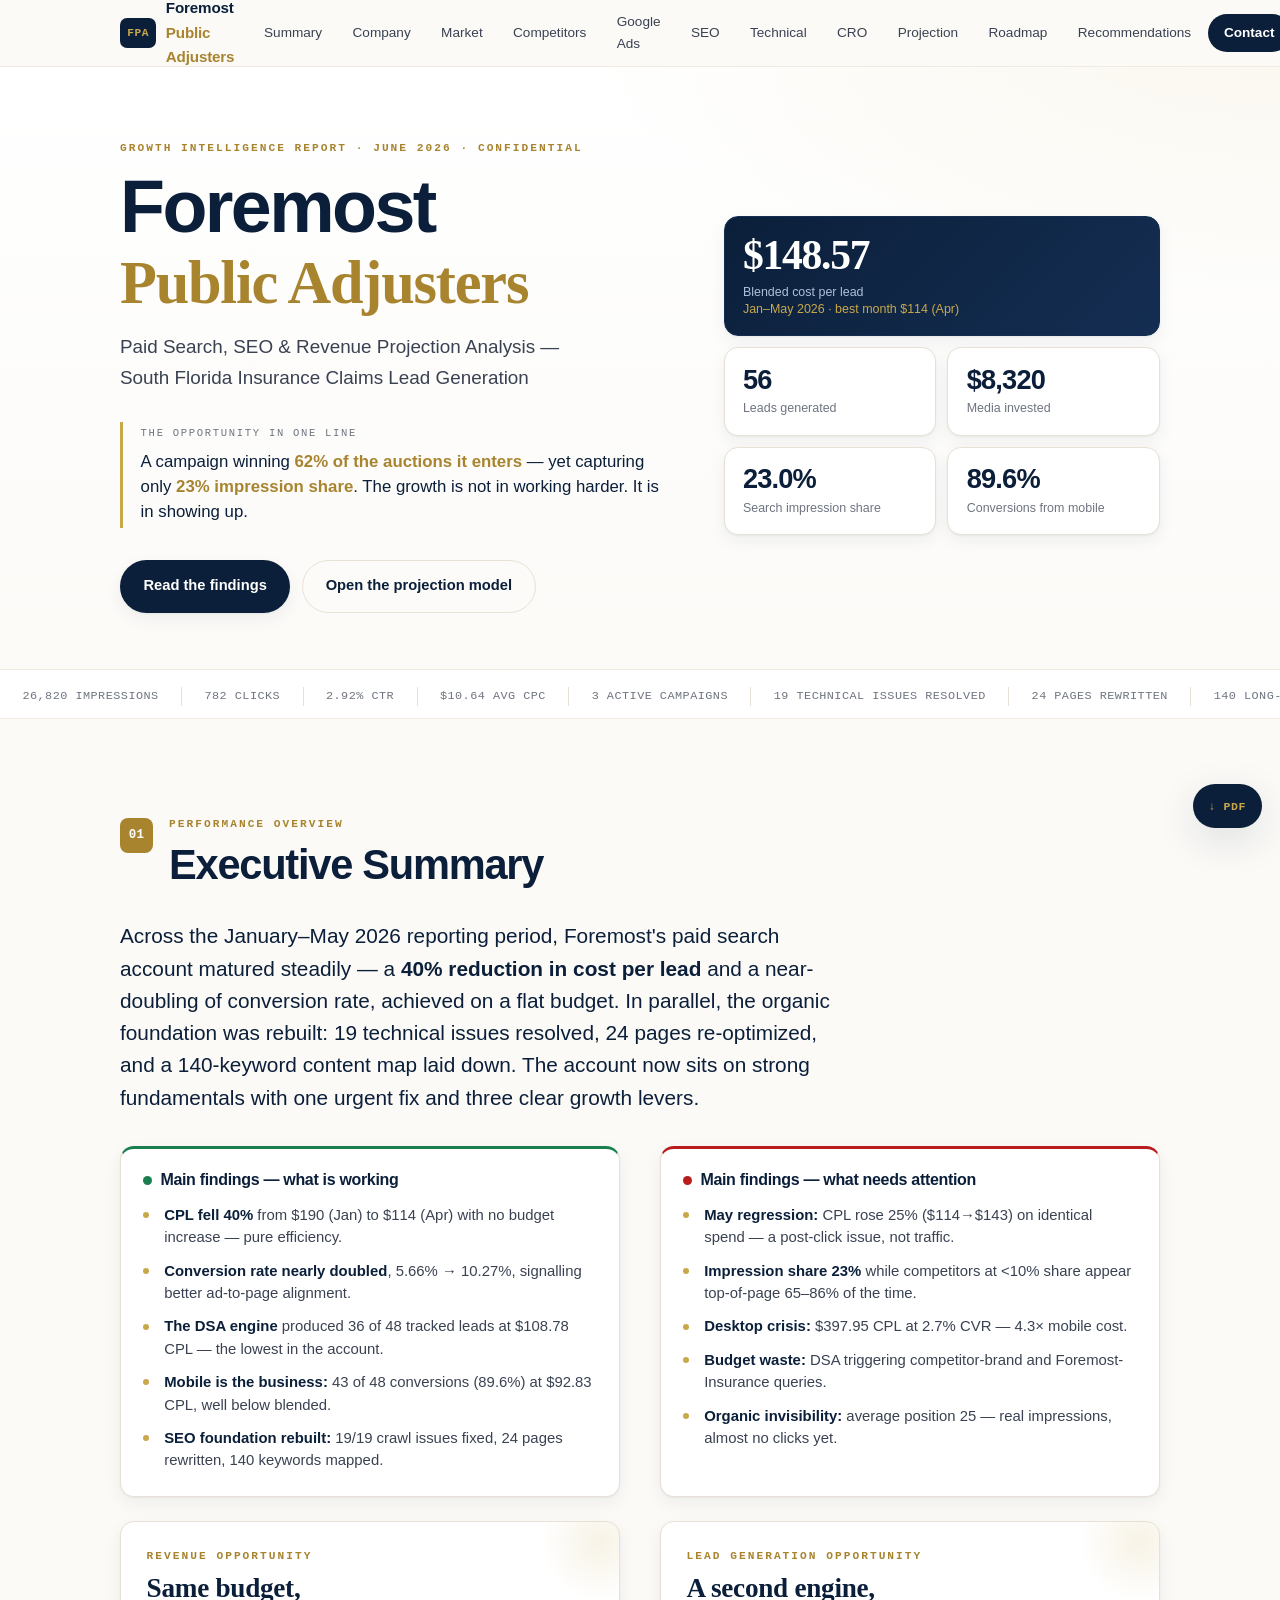
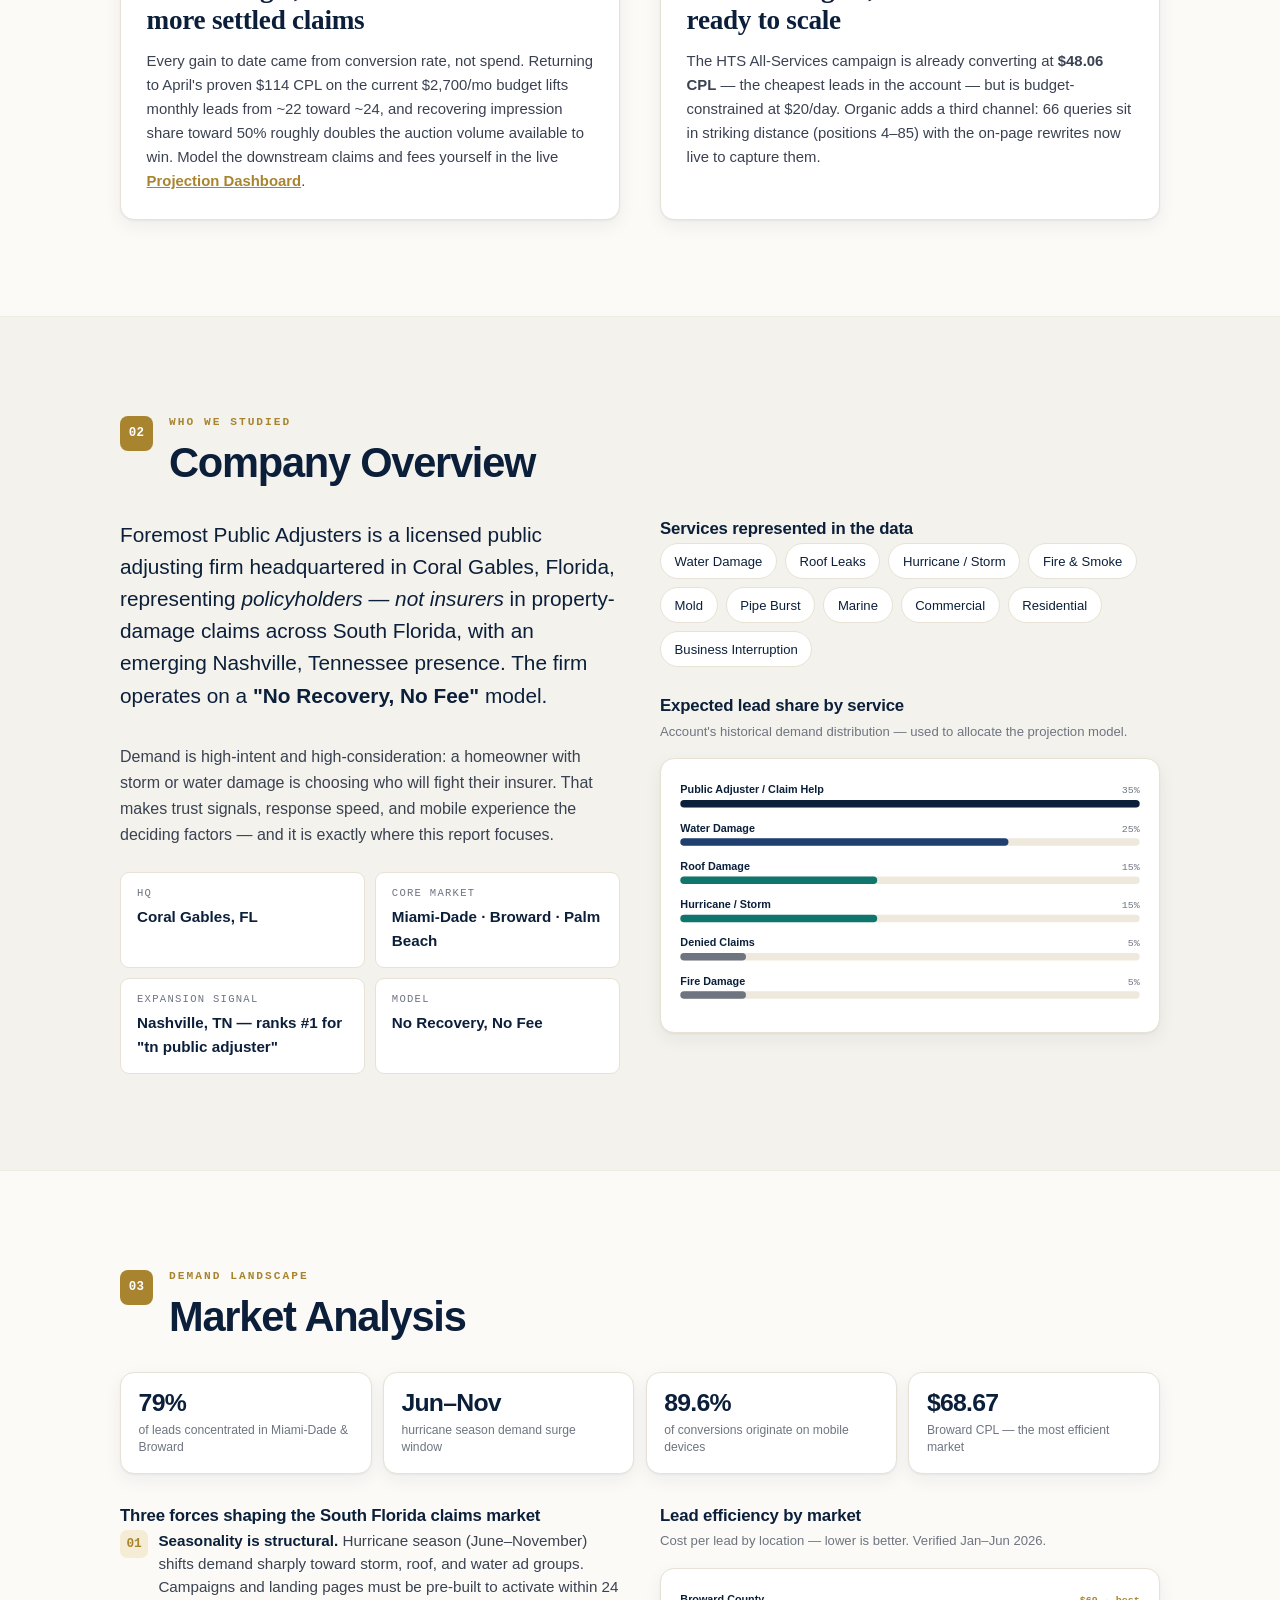
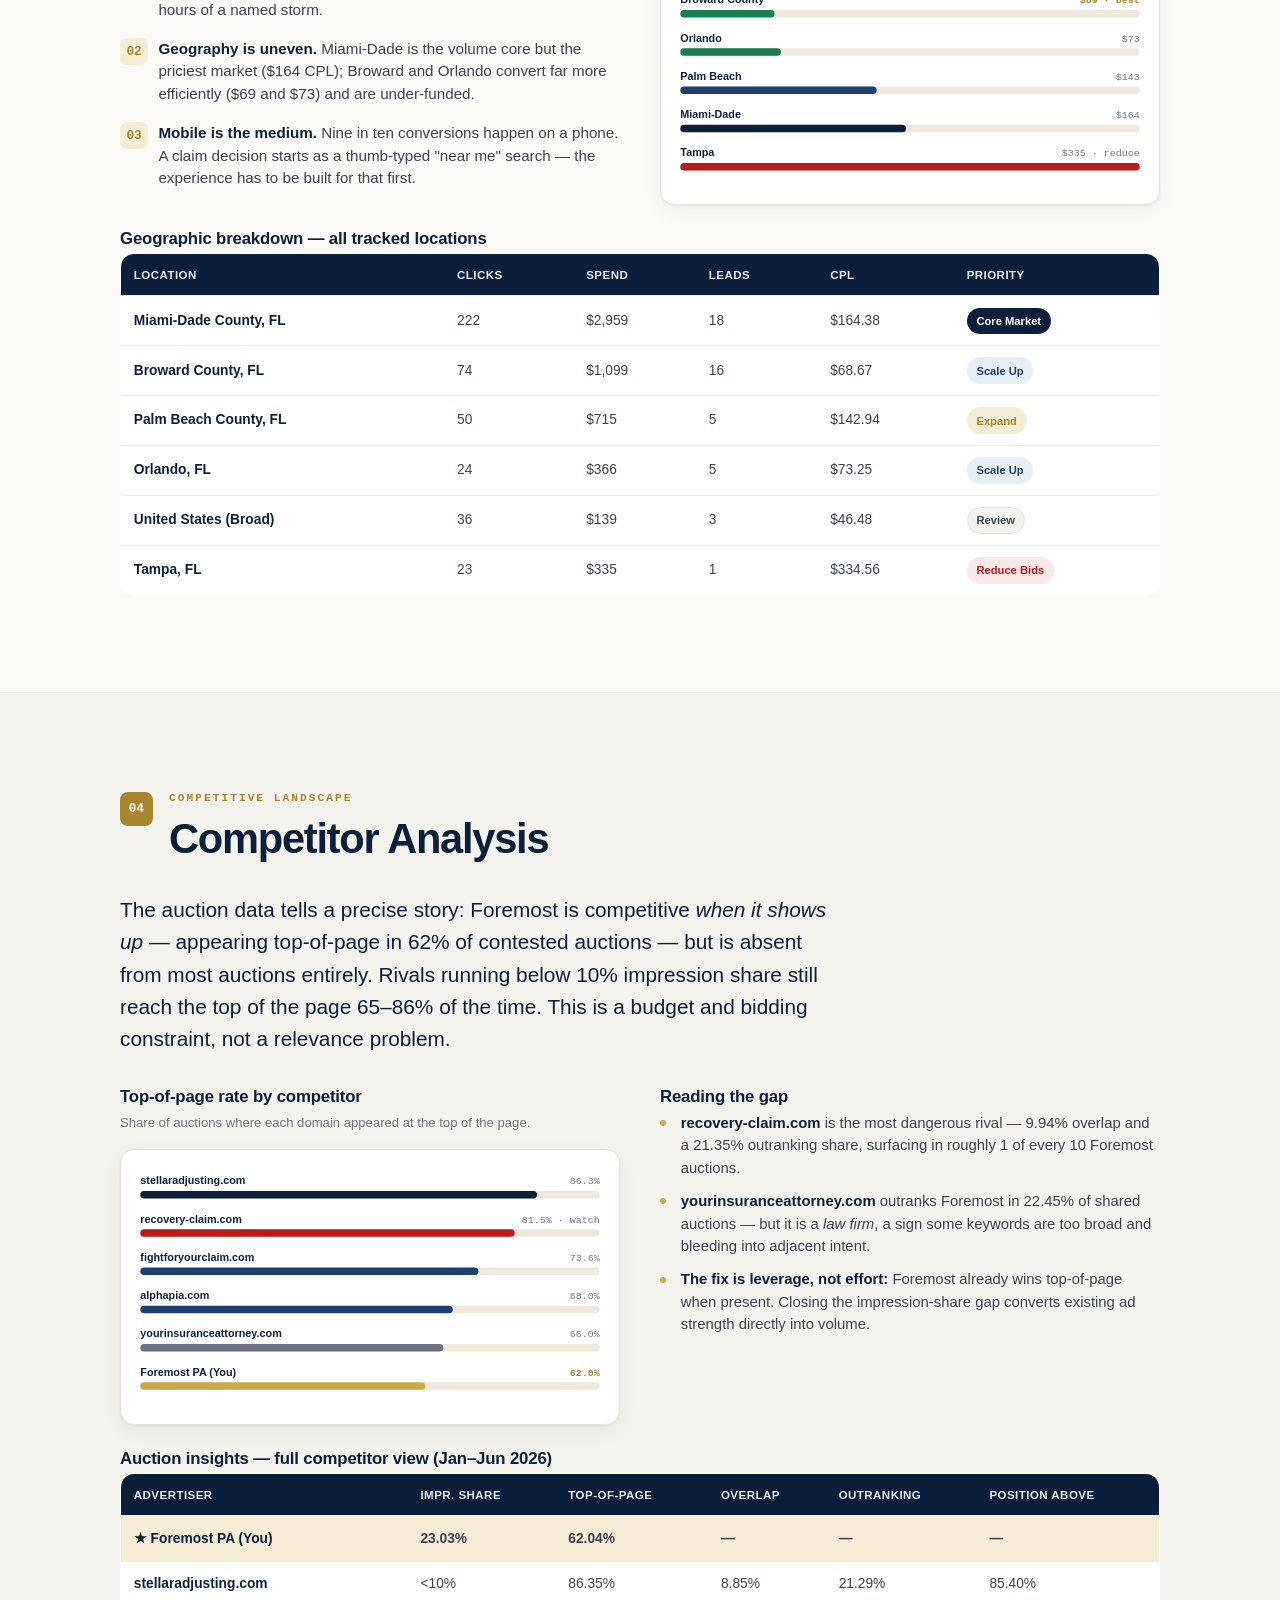
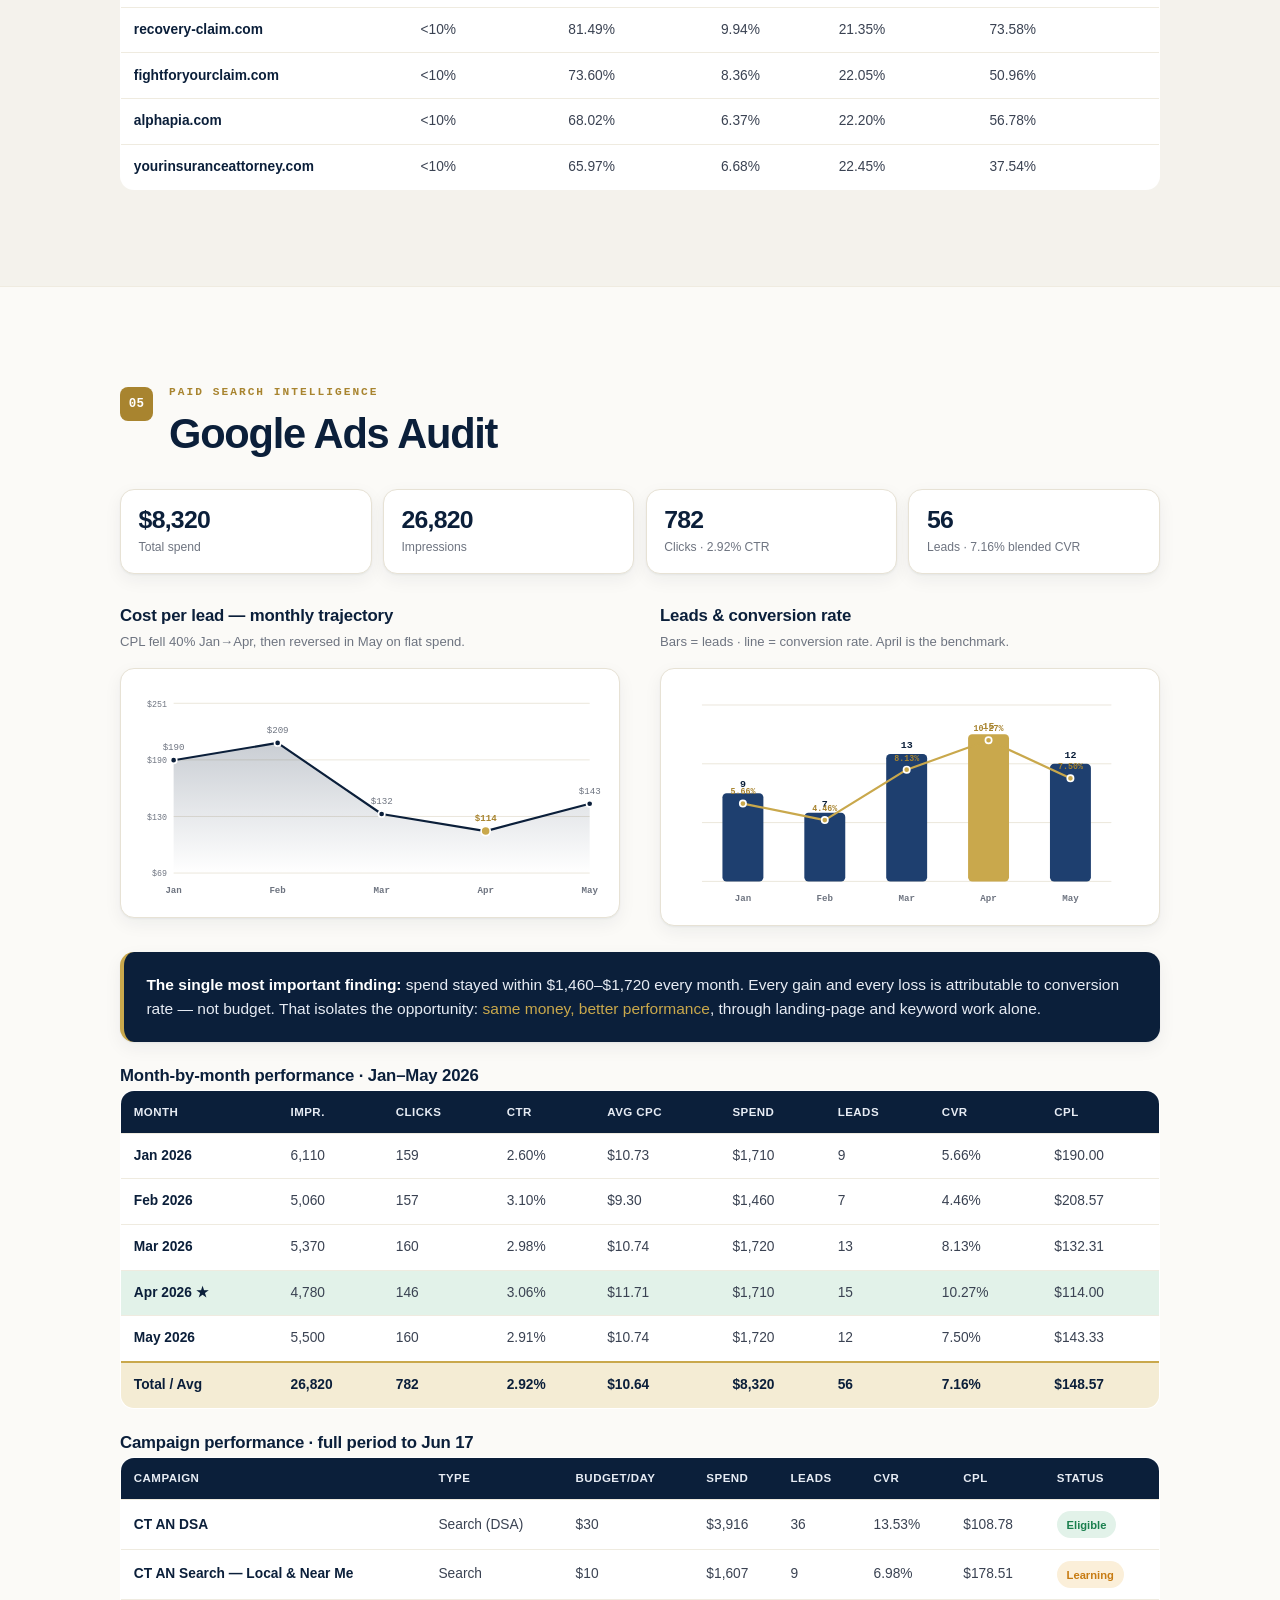
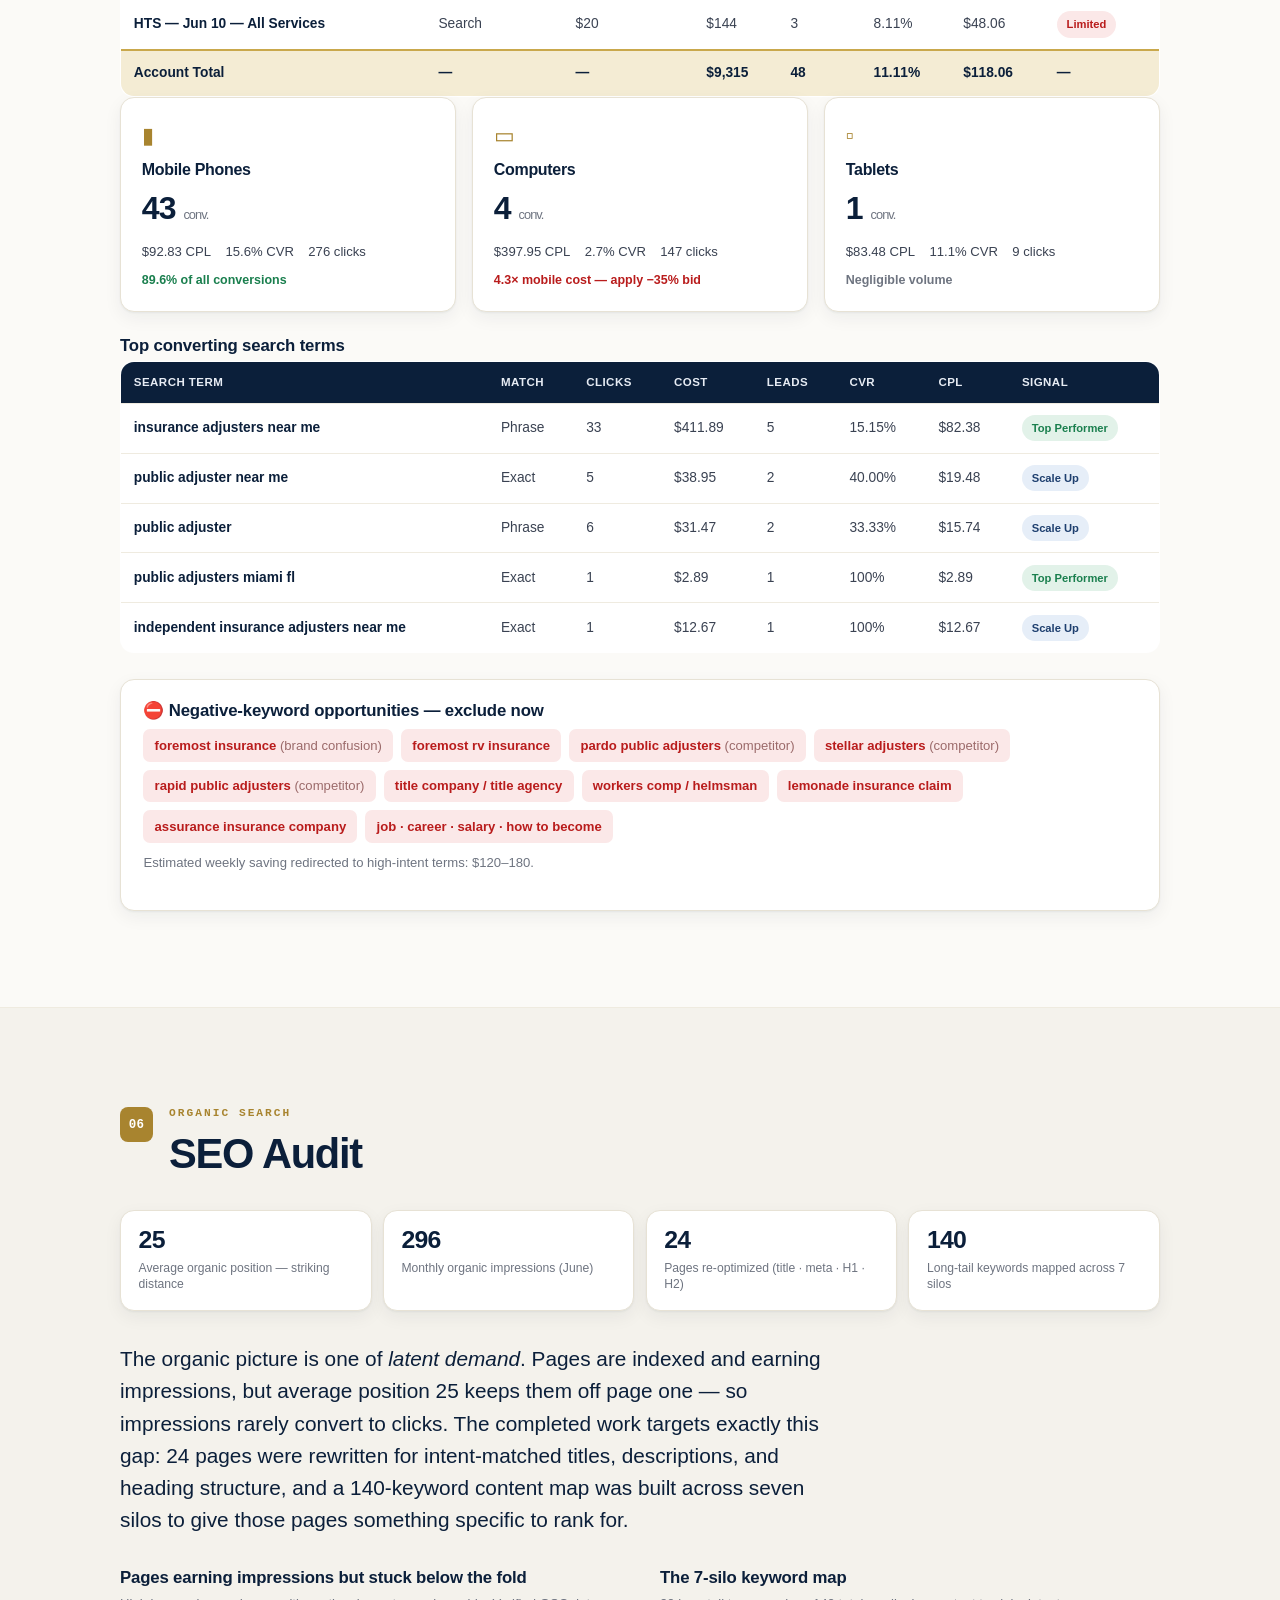
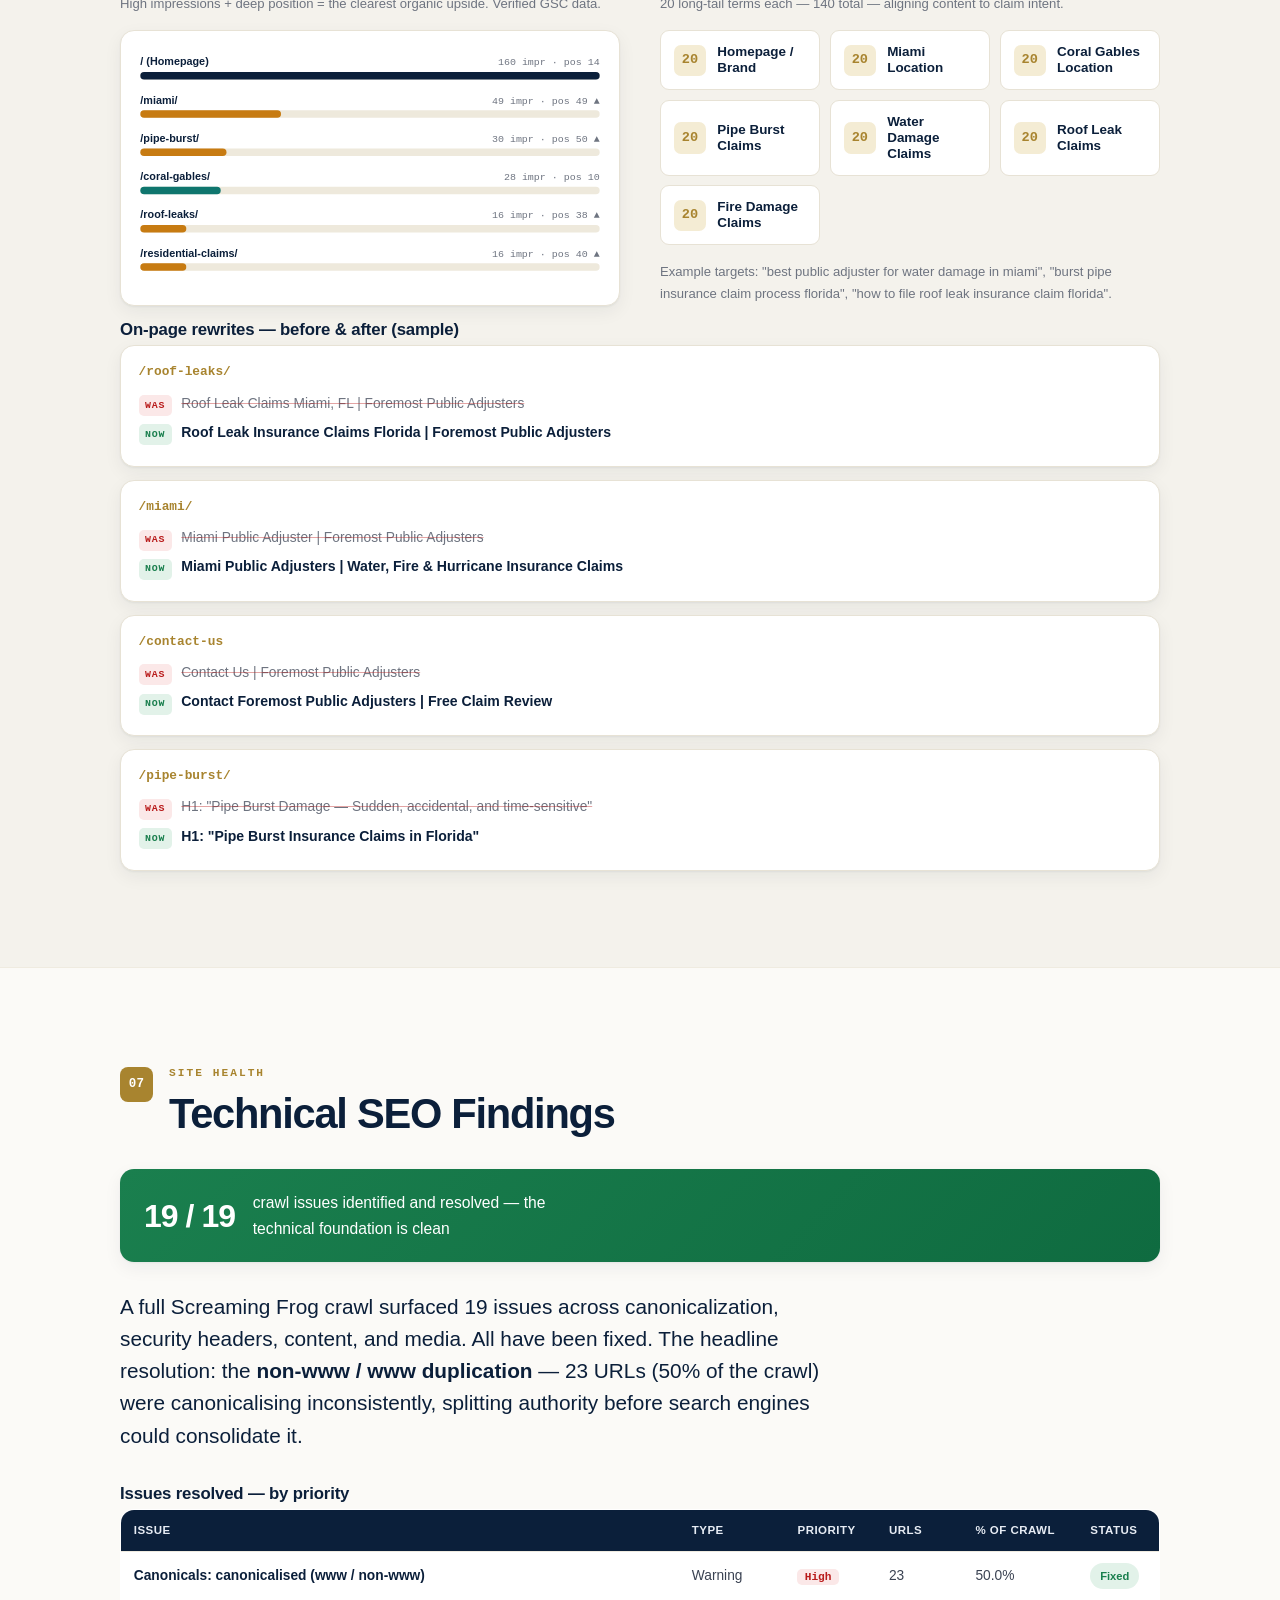
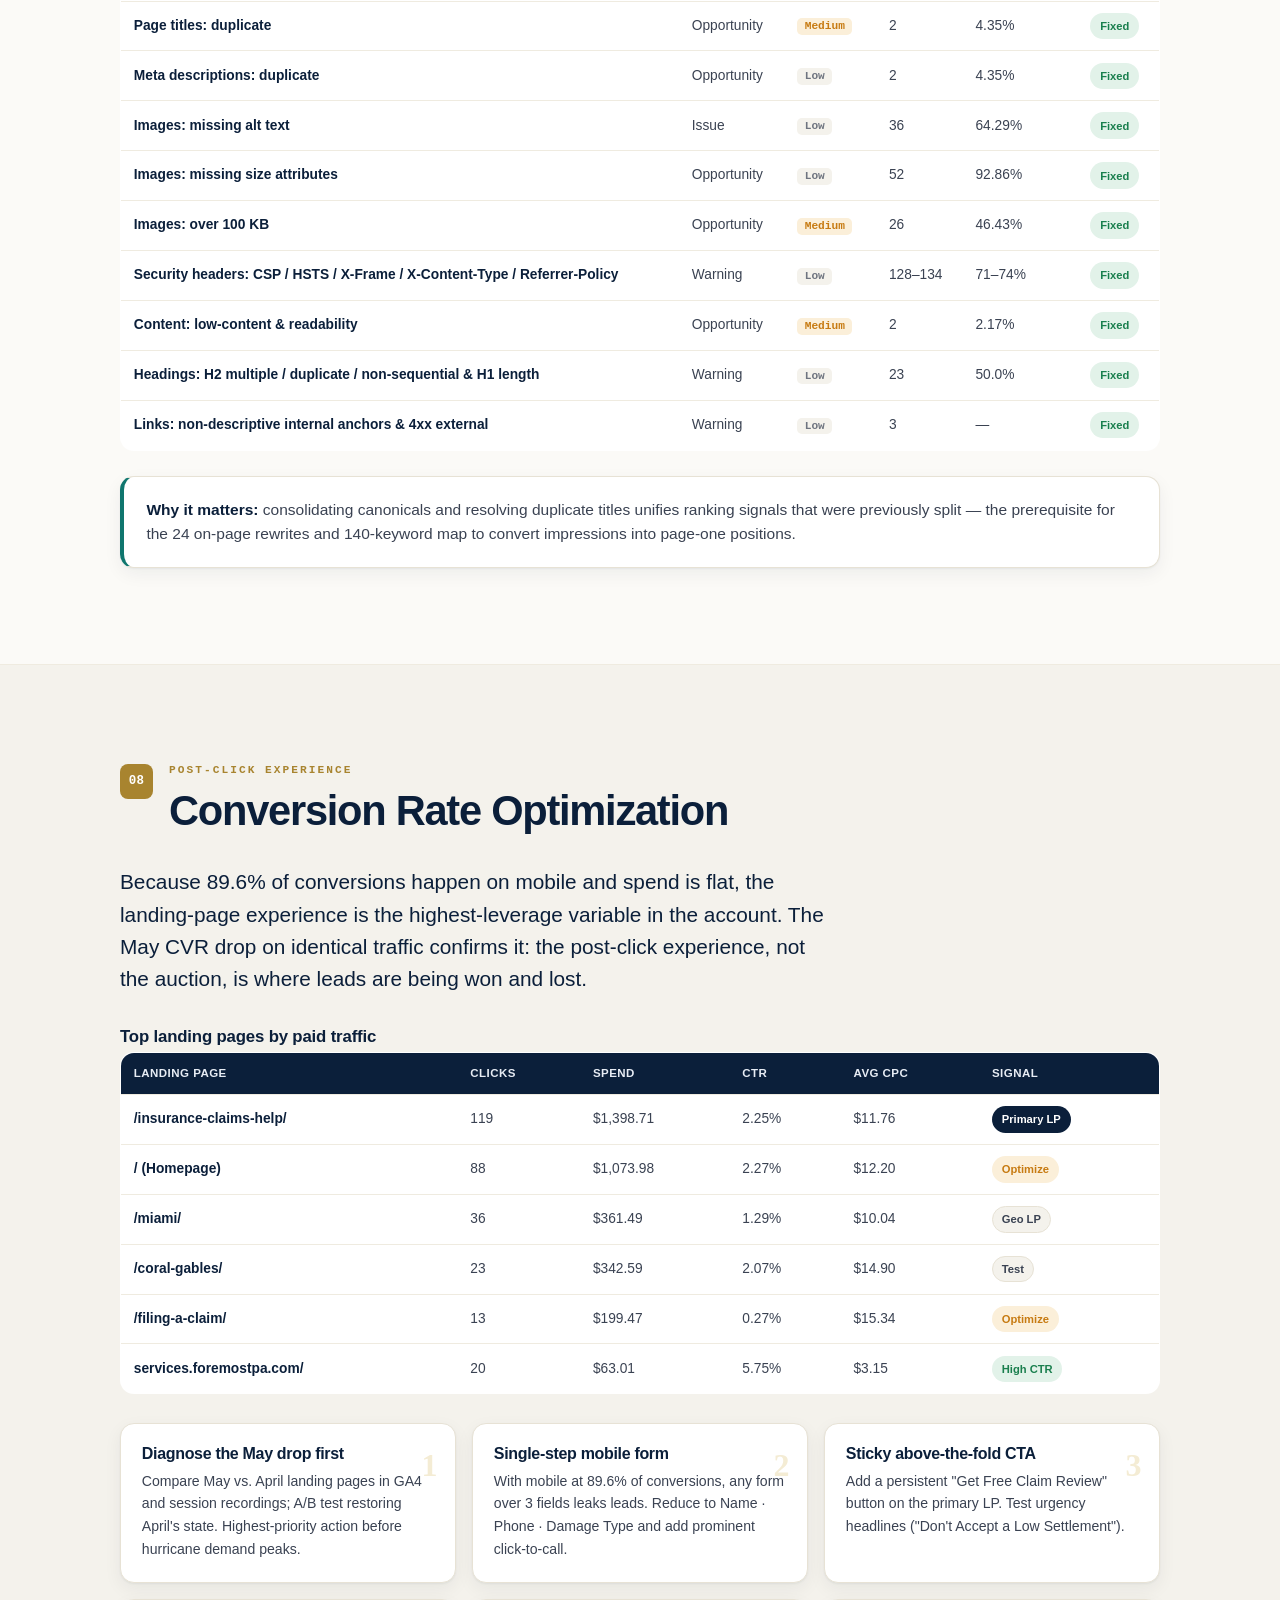
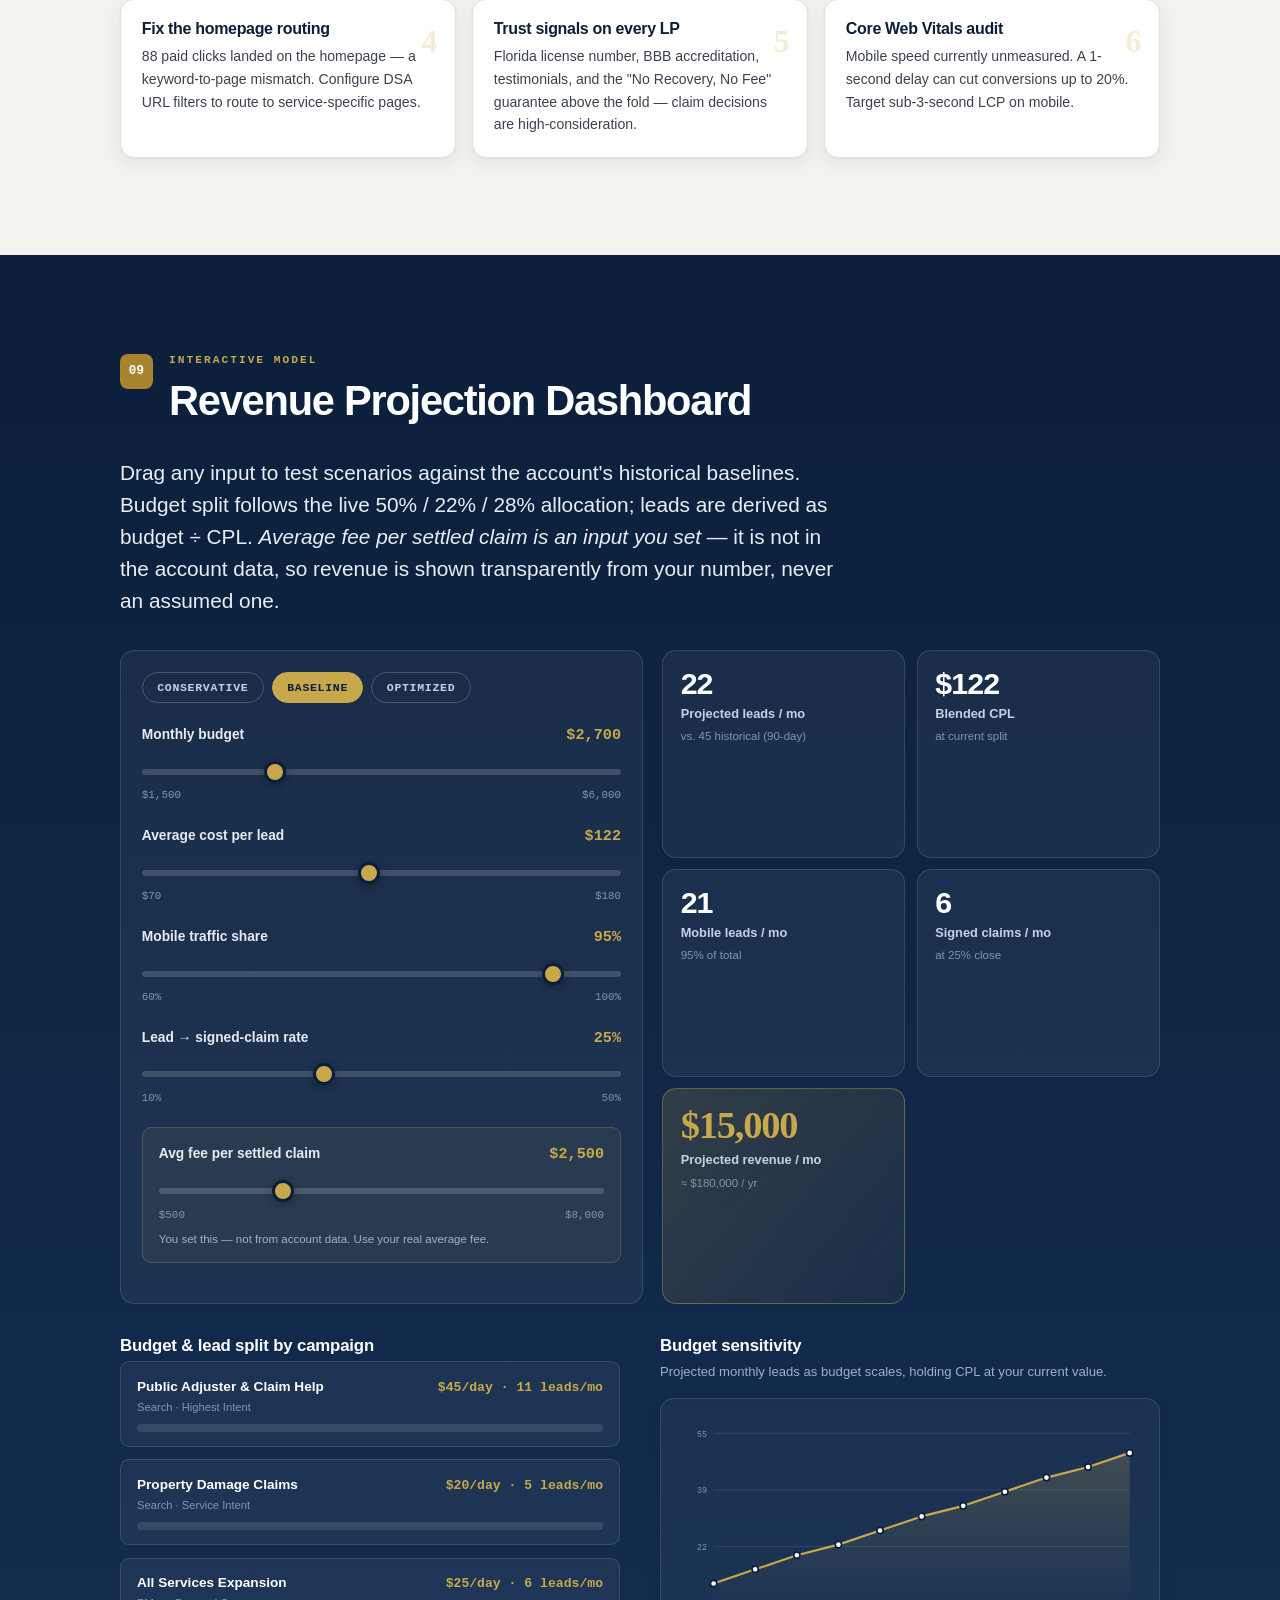
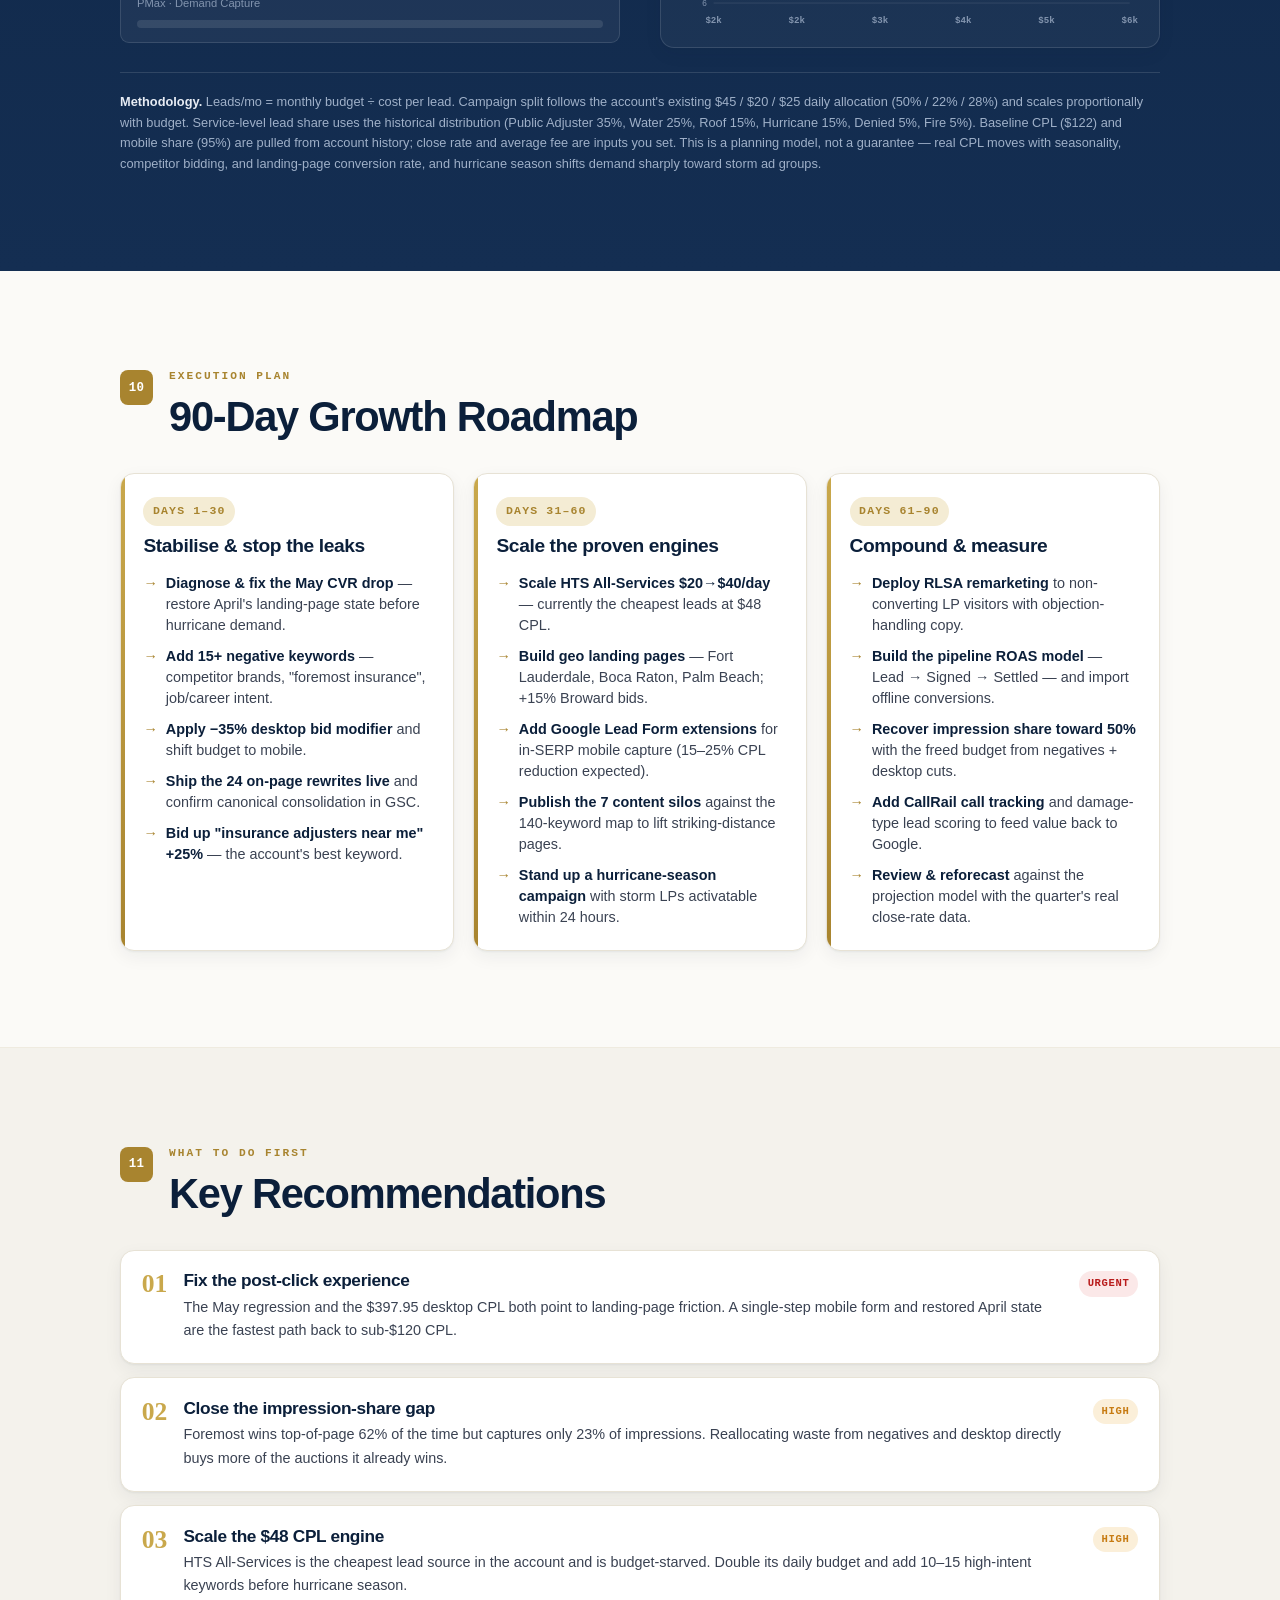
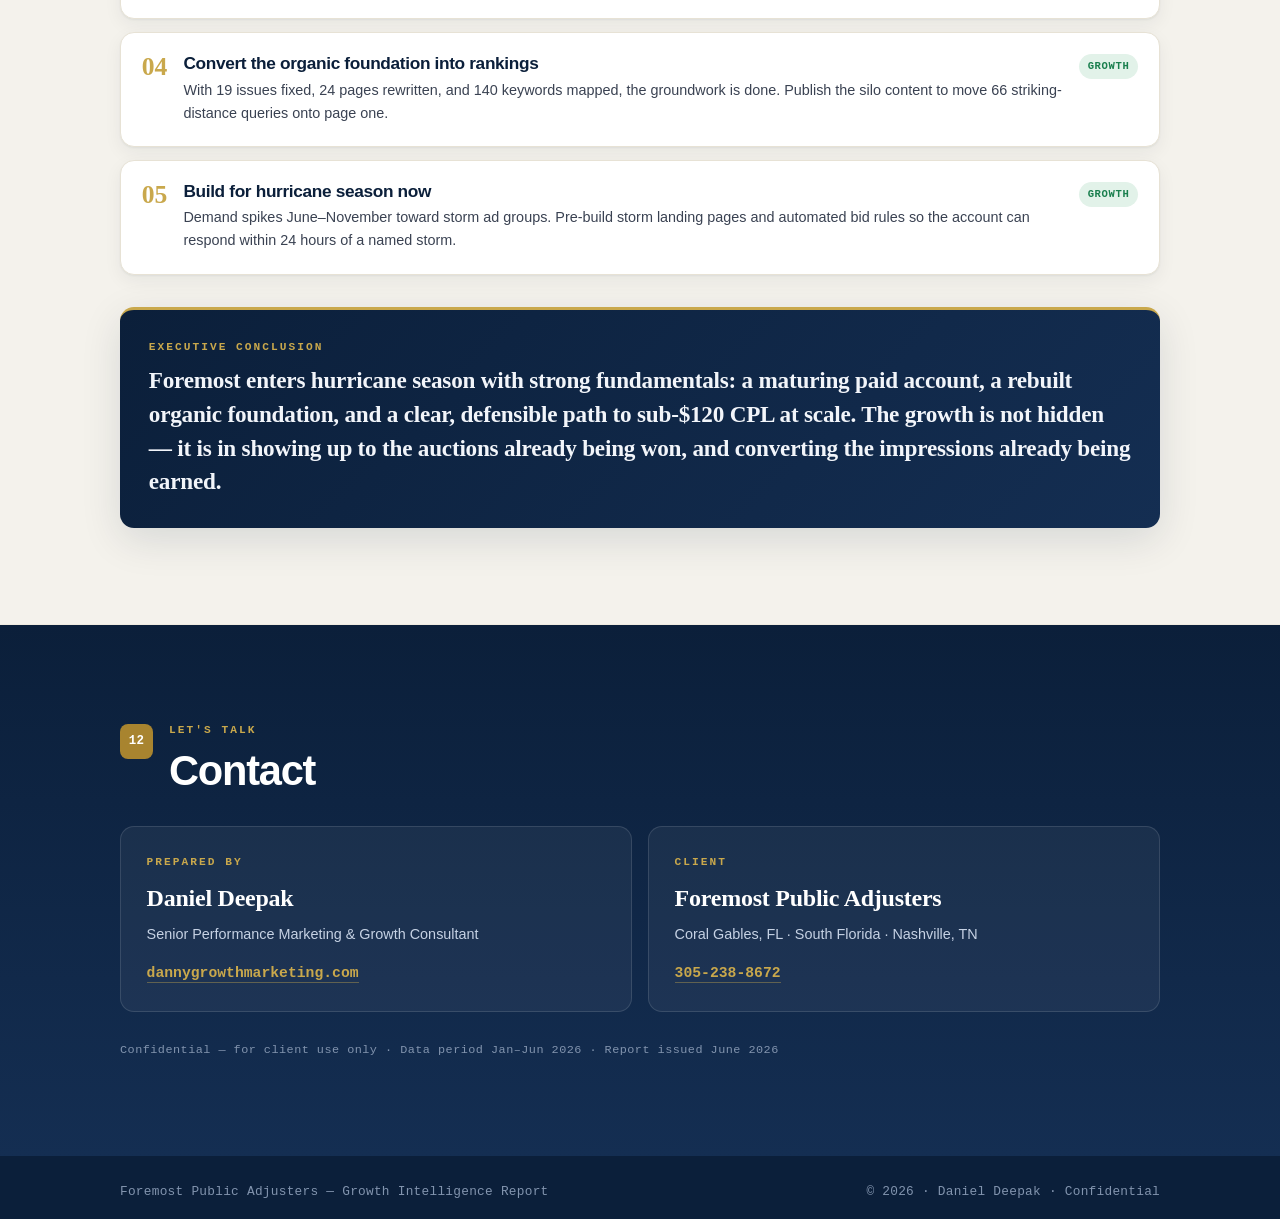
<file: index.html>
<!DOCTYPE html>
<html lang="en">
<head>
<meta charset="UTF-8" />
<meta name="viewport" content="width=device-width, initial-scale=1.0" />
<meta name="description" content="Foremost Public Adjusters — Growth Intelligence Report. Paid search, SEO, and revenue projection analysis for South Florida insurance claims lead generation. Prepared by Daniel Deepak." />
<meta name="theme-color" content="#0B1F3A" />
<title>Foremost Public Adjusters — Growth Intelligence Report</title>
<link rel="stylesheet" href="styles.css" />
</head>
<body>

<!-- ============ INVESTOR COVER (screen: ?cover · print: page 1) ============ -->
<section class="cover" id="cover" aria-label="Executive cover">
  <div class="cover__inner">
    <p class="cover__eyebrow">Confidential Growth Briefing · June 2026</p>
    <p class="cover__client">Foremost <span>Public Adjusters</span></p>
    <h1 class="cover__thesis">Winning 62% of the auctions it enters. Capturing 23% of the market.</h1>
    <p class="cover__sub">A South Florida insurance-claims lead-generation business with a maturing paid engine, a rebuilt organic foundation, and a clear path to sub-$120 cost per lead at scale.</p>
    <div class="cover__metrics">
      <div class="cover__metric"><b>40%</b><span>CPL reduction in four months, on flat budget</span></div>
      <div class="cover__metric"><b>$48</b><span>cost per lead from the new, budget-starved engine</span></div>
      <div class="cover__metric"><b>23%</b><span>impression share — headroom against &lt;10% rivals</span></div>
      <div class="cover__metric"><b>89.6%</b><span>of conversions on mobile — a focused channel</span></div>
    </div>
    <div class="cover__foot">
      <span>Prepared by <b>Daniel Deepak</b> · Senior Performance Marketing &amp; Growth Consultant</span>
      <span><b>No Recovery, No Fee</b> · Coral Gables, FL</span>
    </div>
  </div>
  <button class="cover__enter" id="enterReport" type="button">Enter the report <span aria-hidden="true">↓</span></button>
</section>

<!-- ============ PROGRESS + NAV ============ -->
<div class="scroll-progress" id="scrollProgress" aria-hidden="true"></div>

<header class="nav" id="nav">
  <div class="nav__inner">
    <a class="nav__brand" href="#hero" aria-label="Foremost Public Adjusters — top of report">
      <span class="nav__mark" aria-hidden="true">FPA</span>
      <span class="nav__brandtext">Foremost <em>Public Adjusters</em></span>
    </a>
    <button class="nav__toggle" id="navToggle" aria-expanded="false" aria-controls="navMenu" aria-label="Open section menu">
      <span></span><span></span><span></span>
    </button>
    <nav class="nav__menu" id="navMenu" aria-label="Report sections">
      <a href="#summary">Summary</a>
      <a href="#overview">Company</a>
      <a href="#market">Market</a>
      <a href="#competitors">Competitors</a>
      <a href="#ads">Google Ads</a>
      <a href="#seo">SEO</a>
      <a href="#technical">Technical</a>
      <a href="#cro">CRO</a>
      <a href="#projection">Projection</a>
      <a href="#roadmap">Roadmap</a>
      <a href="#recommendations">Recommendations</a>
      <a href="#contact" class="nav__cta">Contact</a>
    </nav>
  </div>
</header>

<main>

<!-- ============ 1. HERO ============ -->
<section class="hero" id="hero">
  <div class="hero__grid wrap">
    <div class="hero__lead reveal">
      <p class="eyebrow">Growth Intelligence Report · June 2026 · Confidential</p>
      <h1 class="hero__title">
        Foremost <span class="serif">Public Adjusters</span>
      </h1>
      <p class="hero__sub">Paid Search, SEO &amp; Revenue Projection Analysis — South Florida Insurance Claims Lead Generation</p>

      <div class="hero__opp">
        <p class="hero__opp-label">The opportunity in one line</p>
        <p class="hero__opp-stmt">A campaign winning <strong>62% of the auctions it enters</strong> — yet capturing only <strong>23% impression share</strong>. The growth is not in working harder. It is in showing up.</p>
      </div>

      <div class="hero__actions">
        <a class="btn btn--primary" href="#summary">Read the findings</a>
        <a class="btn btn--ghost" href="#projection">Open the projection model</a>
      </div>
    </div>

    <aside class="hero__metrics reveal" aria-label="Headline metrics">
      <div class="metric metric--feature">
        <span class="metric__val serif">$148.57</span>
        <span class="metric__lbl">Blended cost per lead<br /><em>Jan–May 2026 · best month $114 (Apr)</em></span>
      </div>
      <div class="metric"><span class="metric__val">56</span><span class="metric__lbl">Leads generated</span></div>
      <div class="metric"><span class="metric__val">$8,320</span><span class="metric__lbl">Media invested</span></div>
      <div class="metric"><span class="metric__val">23.0%</span><span class="metric__lbl">Search impression share</span></div>
      <div class="metric"><span class="metric__val">89.6%</span><span class="metric__lbl">Conversions from mobile</span></div>
    </aside>
  </div>
  <div class="hero__ticker" aria-hidden="true">
    <div class="hero__ticker-track">
      <span>26,820 impressions</span><span>782 clicks</span><span>2.92% CTR</span><span>$10.64 avg CPC</span><span>3 active campaigns</span><span>19 technical issues resolved</span><span>24 pages rewritten</span><span>140 long-tail keywords mapped</span><span>avg organic position 25 → striking distance</span>
      <span>26,820 impressions</span><span>782 clicks</span><span>2.92% CTR</span><span>$10.64 avg CPC</span><span>3 active campaigns</span><span>19 technical issues resolved</span><span>24 pages rewritten</span><span>140 long-tail keywords mapped</span><span>avg organic position 25 → striking distance</span>
    </div>
  </div>
</section>

<!-- ============ 2. EXECUTIVE SUMMARY ============ -->
<section class="section" id="summary">
  <div class="wrap">
    <header class="sec-head reveal">
      <span class="sec-num">01</span>
      <div>
        <p class="eyebrow">Performance Overview</p>
        <h2>Executive Summary</h2>
      </div>
    </header>

    <p class="lede reveal">Across the January–May 2026 reporting period, Foremost's paid search account matured steadily — a <strong>40% reduction in cost per lead</strong> and a near-doubling of conversion rate, achieved on a flat budget. In parallel, the organic foundation was rebuilt: 19 technical issues resolved, 24 pages re-optimized, and a 140-keyword content map laid down. The account now sits on strong fundamentals with one urgent fix and three clear growth levers.</p>

    <div class="cols-2">
      <div class="panel panel--win reveal">
        <h3 class="panel__h"><span class="dot dot--green"></span>Main findings — what is working</h3>
        <ul class="finds">
          <li><b>CPL fell 40%</b> from $190 (Jan) to $114 (Apr) with no budget increase — pure efficiency.</li>
          <li><b>Conversion rate nearly doubled</b>, 5.66% → 10.27%, signalling better ad-to-page alignment.</li>
          <li><b>The DSA engine</b> produced 36 of 48 tracked leads at $108.78 CPL — the lowest in the account.</li>
          <li><b>Mobile is the business:</b> 43 of 48 conversions (89.6%) at $92.83 CPL, well below blended.</li>
          <li><b>SEO foundation rebuilt:</b> 19/19 crawl issues fixed, 24 pages rewritten, 140 keywords mapped.</li>
        </ul>
      </div>
      <div class="panel panel--risk reveal">
        <h3 class="panel__h"><span class="dot dot--red"></span>Main findings — what needs attention</h3>
        <ul class="finds">
          <li><b>May regression:</b> CPL rose 25% ($114→$143) on identical spend — a post-click issue, not traffic.</li>
          <li><b>Impression share 23%</b> while competitors at &lt;10% share appear top-of-page 65–86% of the time.</li>
          <li><b>Desktop crisis:</b> $397.95 CPL at 2.7% CVR — 4.3× mobile cost.</li>
          <li><b>Budget waste:</b> DSA triggering competitor-brand and Foremost-Insurance queries.</li>
          <li><b>Organic invisibility:</b> average position 25 — real impressions, almost no clicks yet.</li>
        </ul>
      </div>
    </div>

    <div class="cols-2 opp-cards">
      <div class="opp-card reveal">
        <p class="eyebrow">Revenue opportunity</p>
        <p class="opp-card__big serif">Same budget,<br />more settled claims</p>
        <p class="opp-card__body">Every gain to date came from conversion rate, not spend. Returning to April's proven $114 CPL on the current $2,700/mo budget lifts monthly leads from ~22 toward ~24, and recovering impression share toward 50% roughly doubles the auction volume available to win. Model the downstream claims and fees yourself in the live <a href="#projection">Projection Dashboard</a>.</p>
      </div>
      <div class="opp-card reveal">
        <p class="eyebrow">Lead generation opportunity</p>
        <p class="opp-card__big serif">A second engine,<br />ready to scale</p>
        <p class="opp-card__body">The HTS All-Services campaign is already converting at <b>$48.06 CPL</b> — the cheapest leads in the account — but is budget-constrained at $20/day. Organic adds a third channel: 66 queries sit in striking distance (positions 4–85) with the on-page rewrites now live to capture them.</p>
      </div>
    </div>
  </div>
</section>

<!-- ============ 3. COMPANY OVERVIEW ============ -->
<section class="section section--alt" id="overview">
  <div class="wrap">
    <header class="sec-head reveal">
      <span class="sec-num">02</span>
      <div><p class="eyebrow">Who We Studied</p><h2>Company Overview</h2></div>
    </header>

    <div class="cols-2">
      <div class="reveal">
        <p class="lede">Foremost Public Adjusters is a licensed public adjusting firm headquartered in Coral Gables, Florida, representing <em>policyholders — not insurers</em> in property-damage claims across South Florida, with an emerging Nashville, Tennessee presence. The firm operates on a <strong>"No Recovery, No Fee"</strong> model.</p>
        <p class="body">Demand is high-intent and high-consideration: a homeowner with storm or water damage is choosing who will fight their insurer. That makes trust signals, response speed, and mobile experience the deciding factors — and it is exactly where this report focuses.</p>
        <div class="factgrid">
          <div class="fact"><span class="fact__k">HQ</span><span class="fact__v">Coral Gables, FL</span></div>
          <div class="fact"><span class="fact__k">Core market</span><span class="fact__v">Miami-Dade · Broward · Palm Beach</span></div>
          <div class="fact"><span class="fact__k">Expansion signal</span><span class="fact__v">Nashville, TN — ranks #1 for "tn public adjuster"</span></div>
          <div class="fact"><span class="fact__k">Model</span><span class="fact__v">No Recovery, No Fee</span></div>
        </div>
      </div>
      <div class="reveal">
        <h3 class="mini-h">Services represented in the data</h3>
        <div class="chips">
          <span class="chip">Water Damage</span>
          <span class="chip">Roof Leaks</span>
          <span class="chip">Hurricane / Storm</span>
          <span class="chip">Fire &amp; Smoke</span>
          <span class="chip">Mold</span>
          <span class="chip">Pipe Burst</span>
          <span class="chip">Marine</span>
          <span class="chip">Commercial</span>
          <span class="chip">Residential</span>
          <span class="chip">Business Interruption</span>
        </div>
        <h3 class="mini-h">Expected lead share by service</h3>
        <p class="cap">Account's historical demand distribution — used to allocate the projection model.</p>
        <div class="chart" data-chart="serviceShare" role="img" aria-label="Lead share by service: Public Adjuster 35%, Water 25%, Roof 15%, Hurricane 15%, Denied 5%, Fire 5%."></div>
      </div>
    </div>
  </div>
</section>

<!-- ============ 4. MARKET ANALYSIS ============ -->
<section class="section" id="market">
  <div class="wrap">
    <header class="sec-head reveal">
      <span class="sec-num">03</span>
      <div><p class="eyebrow">Demand Landscape</p><h2>Market Analysis</h2></div>
    </header>

    <div class="kpi-row reveal">
      <div class="kpi"><span class="kpi__v">79%</span><span class="kpi__l">of leads concentrated in Miami-Dade &amp; Broward</span></div>
      <div class="kpi"><span class="kpi__v">Jun–Nov</span><span class="kpi__l">hurricane season demand surge window</span></div>
      <div class="kpi"><span class="kpi__v">89.6%</span><span class="kpi__l">of conversions originate on mobile devices</span></div>
      <div class="kpi"><span class="kpi__v">$68.67</span><span class="kpi__l">Broward CPL — the most efficient market</span></div>
    </div>

    <div class="cols-2">
      <div class="reveal">
        <h3 class="mini-h">Three forces shaping the South Florida claims market</h3>
        <ol class="numlist">
          <li><b>Seasonality is structural.</b> Hurricane season (June–November) shifts demand sharply toward storm, roof, and water ad groups. Campaigns and landing pages must be pre-built to activate within 24 hours of a named storm.</li>
          <li><b>Geography is uneven.</b> Miami-Dade is the volume core but the priciest market ($164 CPL); Broward and Orlando convert far more efficiently ($69 and $73) and are under-funded.</li>
          <li><b>Mobile is the medium.</b> Nine in ten conversions happen on a phone. A claim decision starts as a thumb-typed "near me" search — the experience has to be built for that first.</li>
        </ol>
      </div>
      <div class="reveal">
        <h3 class="mini-h">Lead efficiency by market</h3>
        <p class="cap">Cost per lead by location — lower is better. Verified Jan–Jun 2026.</p>
        <div class="chart" data-chart="geoCpl" role="img" aria-label="CPL by market: Broward $68.67, Orlando $73.25, Palm Beach $142.94, Miami-Dade $164.38, Tampa $334.56."></div>
      </div>
    </div>

    <div class="table-wrap reveal">
      <h3 class="mini-h">Geographic breakdown — all tracked locations</h3>
      <table class="dt" id="geoTable">
        <thead><tr><th>Location</th><th>Clicks</th><th>Spend</th><th>Leads</th><th>CPL</th><th>Priority</th></tr></thead>
        <tbody>
          <tr><td data-l="Location">Miami-Dade County, FL</td><td data-l="Clicks">222</td><td data-l="Spend">$2,959</td><td data-l="Leads">18</td><td data-l="CPL">$164.38</td><td data-l="Priority"><span class="tag tag--core">Core Market</span></td></tr>
          <tr><td data-l="Location">Broward County, FL</td><td data-l="Clicks">74</td><td data-l="Spend">$1,099</td><td data-l="Leads">16</td><td data-l="CPL">$68.67</td><td data-l="Priority"><span class="tag tag--up">Scale Up</span></td></tr>
          <tr><td data-l="Location">Palm Beach County, FL</td><td data-l="Clicks">50</td><td data-l="Spend">$715</td><td data-l="Leads">5</td><td data-l="CPL">$142.94</td><td data-l="Priority"><span class="tag tag--exp">Expand</span></td></tr>
          <tr><td data-l="Location">Orlando, FL</td><td data-l="Clicks">24</td><td data-l="Spend">$366</td><td data-l="Leads">5</td><td data-l="CPL">$73.25</td><td data-l="Priority"><span class="tag tag--up">Scale Up</span></td></tr>
          <tr><td data-l="Location">United States (Broad)</td><td data-l="Clicks">36</td><td data-l="Spend">$139</td><td data-l="Leads">3</td><td data-l="CPL">$46.48</td><td data-l="Priority"><span class="tag">Review</span></td></tr>
          <tr><td data-l="Location">Tampa, FL</td><td data-l="Clicks">23</td><td data-l="Spend">$335</td><td data-l="Leads">1</td><td data-l="CPL">$334.56</td><td data-l="Priority"><span class="tag tag--down">Reduce Bids</span></td></tr>
        </tbody>
      </table>
    </div>
  </div>
</section>

<!-- ============ 5. COMPETITOR ANALYSIS ============ -->
<section class="section section--alt" id="competitors">
  <div class="wrap">
    <header class="sec-head reveal">
      <span class="sec-num">04</span>
      <div><p class="eyebrow">Competitive Landscape</p><h2>Competitor Analysis</h2></div>
    </header>

    <p class="lede reveal">The auction data tells a precise story: Foremost is competitive <em>when it shows up</em> — appearing top-of-page in 62% of contested auctions — but is absent from most auctions entirely. Rivals running below 10% impression share still reach the top of the page 65–86% of the time. This is a budget and bidding constraint, not a relevance problem.</p>

    <div class="cols-2">
      <div class="reveal">
        <h3 class="mini-h">Top-of-page rate by competitor</h3>
        <p class="cap">Share of auctions where each domain appeared at the top of the page.</p>
        <div class="chart" data-chart="competitorTop" role="img" aria-label="Top-of-page rate: Stellar 86.35%, recovery-claim 81.49%, fightforyourclaim 73.60%, alphapia 68.02%, yourinsuranceattorney 65.97%, Foremost 62.04%."></div>
      </div>
      <div class="reveal">
        <h3 class="mini-h">Reading the gap</h3>
        <ul class="finds">
          <li><b>recovery-claim.com</b> is the most dangerous rival — 9.94% overlap and a 21.35% outranking share, surfacing in roughly 1 of every 10 Foremost auctions.</li>
          <li><b>yourinsuranceattorney.com</b> outranks Foremost in 22.45% of shared auctions — but it is a <em>law firm</em>, a sign some keywords are too broad and bleeding into adjacent intent.</li>
          <li><b>The fix is leverage, not effort:</b> Foremost already wins top-of-page when present. Closing the impression-share gap converts existing ad strength directly into volume.</li>
        </ul>
      </div>
    </div>

    <div class="table-wrap reveal">
      <h3 class="mini-h">Auction insights — full competitor view (Jan–Jun 2026)</h3>
      <table class="dt" id="auctionTable">
        <thead><tr><th>Advertiser</th><th>Impr. Share</th><th>Top-of-Page</th><th>Overlap</th><th>Outranking</th><th>Position Above</th></tr></thead>
        <tbody>
          <tr class="is-you"><td data-l="Advertiser">★ Foremost PA (You)</td><td data-l="Impr. Share">23.03%</td><td data-l="Top-of-Page">62.04%</td><td data-l="Overlap">—</td><td data-l="Outranking">—</td><td data-l="Position Above">—</td></tr>
          <tr><td data-l="Advertiser">stellaradjusting.com</td><td data-l="Impr. Share">&lt;10%</td><td data-l="Top-of-Page">86.35%</td><td data-l="Overlap">8.85%</td><td data-l="Outranking">21.29%</td><td data-l="Position Above">85.40%</td></tr>
          <tr><td data-l="Advertiser">recovery-claim.com</td><td data-l="Impr. Share">&lt;10%</td><td data-l="Top-of-Page">81.49%</td><td data-l="Overlap">9.94%</td><td data-l="Outranking">21.35%</td><td data-l="Position Above">73.58%</td></tr>
          <tr><td data-l="Advertiser">fightforyourclaim.com</td><td data-l="Impr. Share">&lt;10%</td><td data-l="Top-of-Page">73.60%</td><td data-l="Overlap">8.36%</td><td data-l="Outranking">22.05%</td><td data-l="Position Above">50.96%</td></tr>
          <tr><td data-l="Advertiser">alphapia.com</td><td data-l="Impr. Share">&lt;10%</td><td data-l="Top-of-Page">68.02%</td><td data-l="Overlap">6.37%</td><td data-l="Outranking">22.20%</td><td data-l="Position Above">56.78%</td></tr>
          <tr><td data-l="Advertiser">yourinsuranceattorney.com</td><td data-l="Impr. Share">&lt;10%</td><td data-l="Top-of-Page">65.97%</td><td data-l="Overlap">6.68%</td><td data-l="Outranking">22.45%</td><td data-l="Position Above">37.54%</td></tr>
        </tbody>
      </table>
    </div>
  </div>
</section>

<!-- ============ 6. GOOGLE ADS AUDIT ============ -->
<section class="section" id="ads">
  <div class="wrap">
    <header class="sec-head reveal">
      <span class="sec-num">05</span>
      <div><p class="eyebrow">Paid Search Intelligence</p><h2>Google Ads Audit</h2></div>
    </header>

    <div class="kpi-row reveal">
      <div class="kpi"><span class="kpi__v">$8,320</span><span class="kpi__l">Total spend</span></div>
      <div class="kpi"><span class="kpi__v">26,820</span><span class="kpi__l">Impressions</span></div>
      <div class="kpi"><span class="kpi__v">782</span><span class="kpi__l">Clicks · 2.92% CTR</span></div>
      <div class="kpi"><span class="kpi__v">56</span><span class="kpi__l">Leads · 7.16% blended CVR</span></div>
    </div>

    <div class="cols-2">
      <div class="reveal">
        <h3 class="mini-h">Cost per lead — monthly trajectory</h3>
        <p class="cap">CPL fell 40% Jan→Apr, then reversed in May on flat spend.</p>
        <div class="chart" data-chart="cplTrend" role="img" aria-label="Monthly CPL: Jan $190, Feb $208.57, Mar $132.31, Apr $114, May $143.33."></div>
      </div>
      <div class="reveal">
        <h3 class="mini-h">Leads &amp; conversion rate</h3>
        <p class="cap">Bars = leads · line = conversion rate. April is the benchmark.</p>
        <div class="chart" data-chart="leadsCvr" role="img" aria-label="Leads by month with conversion rate line, peaking at 15 leads and 10.27% in April."></div>
      </div>
    </div>

    <div class="callout reveal">
      <strong>The single most important finding:</strong> spend stayed within $1,460–$1,720 every month. Every gain and every loss is attributable to conversion rate — not budget. That isolates the opportunity: <em>same money, better performance</em>, through landing-page and keyword work alone.
    </div>

    <div class="table-wrap reveal">
      <h3 class="mini-h">Month-by-month performance · Jan–May 2026</h3>
      <table class="dt" id="monthTable">
        <thead><tr><th>Month</th><th>Impr.</th><th>Clicks</th><th>CTR</th><th>Avg CPC</th><th>Spend</th><th>Leads</th><th>CVR</th><th>CPL</th></tr></thead>
        <tbody>
          <tr><td data-l="Month">Jan 2026</td><td data-l="Impr.">6,110</td><td data-l="Clicks">159</td><td data-l="CTR">2.60%</td><td data-l="Avg CPC">$10.73</td><td data-l="Spend">$1,710</td><td data-l="Leads">9</td><td data-l="CVR">5.66%</td><td data-l="CPL">$190.00</td></tr>
          <tr><td data-l="Month">Feb 2026</td><td data-l="Impr.">5,060</td><td data-l="Clicks">157</td><td data-l="CTR">3.10%</td><td data-l="Avg CPC">$9.30</td><td data-l="Spend">$1,460</td><td data-l="Leads">7</td><td data-l="CVR">4.46%</td><td data-l="CPL">$208.57</td></tr>
          <tr><td data-l="Month">Mar 2026</td><td data-l="Impr.">5,370</td><td data-l="Clicks">160</td><td data-l="CTR">2.98%</td><td data-l="Avg CPC">$10.74</td><td data-l="Spend">$1,720</td><td data-l="Leads">13</td><td data-l="CVR">8.13%</td><td data-l="CPL">$132.31</td></tr>
          <tr class="is-star"><td data-l="Month">Apr 2026 ★</td><td data-l="Impr.">4,780</td><td data-l="Clicks">146</td><td data-l="CTR">3.06%</td><td data-l="Avg CPC">$11.71</td><td data-l="Spend">$1,710</td><td data-l="Leads">15</td><td data-l="CVR">10.27%</td><td data-l="CPL">$114.00</td></tr>
          <tr><td data-l="Month">May 2026</td><td data-l="Impr.">5,500</td><td data-l="Clicks">160</td><td data-l="CTR">2.91%</td><td data-l="Avg CPC">$10.74</td><td data-l="Spend">$1,720</td><td data-l="Leads">12</td><td data-l="CVR">7.50%</td><td data-l="CPL">$143.33</td></tr>
          <tr class="is-total"><td data-l="Month">Total / Avg</td><td data-l="Impr.">26,820</td><td data-l="Clicks">782</td><td data-l="CTR">2.92%</td><td data-l="Avg CPC">$10.64</td><td data-l="Spend">$8,320</td><td data-l="Leads">56</td><td data-l="CVR">7.16%</td><td data-l="CPL">$148.57</td></tr>
        </tbody>
      </table>
    </div>

    <div class="table-wrap reveal">
      <h3 class="mini-h">Campaign performance · full period to Jun 17</h3>
      <table class="dt" id="campTable">
        <thead><tr><th>Campaign</th><th>Type</th><th>Budget/Day</th><th>Spend</th><th>Leads</th><th>CVR</th><th>CPL</th><th>Status</th></tr></thead>
        <tbody>
          <tr><td data-l="Campaign">CT AN DSA</td><td data-l="Type">Search (DSA)</td><td data-l="Budget/Day">$30</td><td data-l="Spend">$3,916</td><td data-l="Leads">36</td><td data-l="CVR">13.53%</td><td data-l="CPL">$108.78</td><td data-l="Status"><span class="tag tag--green">Eligible</span></td></tr>
          <tr><td data-l="Campaign">CT AN Search — Local &amp; Near Me</td><td data-l="Type">Search</td><td data-l="Budget/Day">$10</td><td data-l="Spend">$1,607</td><td data-l="Leads">9</td><td data-l="CVR">6.98%</td><td data-l="CPL">$178.51</td><td data-l="Status"><span class="tag tag--amber">Learning</span></td></tr>
          <tr><td data-l="Campaign">HTS — Jun 10 — All Services</td><td data-l="Type">Search</td><td data-l="Budget/Day">$20</td><td data-l="Spend">$144</td><td data-l="Leads">3</td><td data-l="CVR">8.11%</td><td data-l="CPL">$48.06</td><td data-l="Status"><span class="tag tag--red">Limited</span></td></tr>
          <tr class="is-total"><td data-l="Campaign">Account Total</td><td data-l="Type">—</td><td data-l="Budget/Day">—</td><td data-l="Spend">$9,315</td><td data-l="Leads">48</td><td data-l="CVR">11.11%</td><td data-l="CPL">$118.06</td><td data-l="Status">—</td></tr>
        </tbody>
      </table>
    </div>

    <div class="cols-3 reveal">
      <div class="device-card">
        <span class="device-card__ico" aria-hidden="true">▮</span>
        <h4>Mobile Phones</h4>
        <p class="device-card__stat">43 <small>conv.</small></p>
        <ul><li>$92.83 CPL</li><li>15.6% CVR</li><li>276 clicks</li></ul>
        <p class="device-card__note good">89.6% of all conversions</p>
      </div>
      <div class="device-card">
        <span class="device-card__ico" aria-hidden="true">▭</span>
        <h4>Computers</h4>
        <p class="device-card__stat">4 <small>conv.</small></p>
        <ul><li>$397.95 CPL</li><li>2.7% CVR</li><li>147 clicks</li></ul>
        <p class="device-card__note bad">4.3× mobile cost — apply −35% bid</p>
      </div>
      <div class="device-card">
        <span class="device-card__ico" aria-hidden="true">▫</span>
        <h4>Tablets</h4>
        <p class="device-card__stat">1 <small>conv.</small></p>
        <ul><li>$83.48 CPL</li><li>11.1% CVR</li><li>9 clicks</li></ul>
        <p class="device-card__note">Negligible volume</p>
      </div>
    </div>

    <div class="table-wrap reveal">
      <h3 class="mini-h">Top converting search terms</h3>
      <table class="dt" id="termsTable">
        <thead><tr><th>Search term</th><th>Match</th><th>Clicks</th><th>Cost</th><th>Leads</th><th>CVR</th><th>CPL</th><th>Signal</th></tr></thead>
        <tbody>
          <tr><td data-l="Search term">insurance adjusters near me</td><td data-l="Match">Phrase</td><td data-l="Clicks">33</td><td data-l="Cost">$411.89</td><td data-l="Leads">5</td><td data-l="CVR">15.15%</td><td data-l="CPL">$82.38</td><td data-l="Signal"><span class="tag tag--green">Top Performer</span></td></tr>
          <tr><td data-l="Search term">public adjuster near me</td><td data-l="Match">Exact</td><td data-l="Clicks">5</td><td data-l="Cost">$38.95</td><td data-l="Leads">2</td><td data-l="CVR">40.00%</td><td data-l="CPL">$19.48</td><td data-l="Signal"><span class="tag tag--up">Scale Up</span></td></tr>
          <tr><td data-l="Search term">public adjuster</td><td data-l="Match">Phrase</td><td data-l="Clicks">6</td><td data-l="Cost">$31.47</td><td data-l="Leads">2</td><td data-l="CVR">33.33%</td><td data-l="CPL">$15.74</td><td data-l="Signal"><span class="tag tag--up">Scale Up</span></td></tr>
          <tr><td data-l="Search term">public adjusters miami fl</td><td data-l="Match">Exact</td><td data-l="Clicks">1</td><td data-l="Cost">$2.89</td><td data-l="Leads">1</td><td data-l="CVR">100%</td><td data-l="CPL">$2.89</td><td data-l="Signal"><span class="tag tag--green">Top Performer</span></td></tr>
          <tr><td data-l="Search term">independent insurance adjusters near me</td><td data-l="Match">Exact</td><td data-l="Clicks">1</td><td data-l="Cost">$12.67</td><td data-l="Leads">1</td><td data-l="CVR">100%</td><td data-l="CPL">$12.67</td><td data-l="Signal"><span class="tag tag--up">Scale Up</span></td></tr>
        </tbody>
      </table>
    </div>

    <div class="negs reveal">
      <h3 class="mini-h">⛔ Negative-keyword opportunities — exclude now</h3>
      <div class="negs__list">
        <span>foremost insurance <i>(brand confusion)</i></span>
        <span>foremost rv insurance</span>
        <span>pardo public adjusters <i>(competitor)</i></span>
        <span>stellar adjusters <i>(competitor)</i></span>
        <span>rapid public adjusters <i>(competitor)</i></span>
        <span>title company / title agency</span>
        <span>workers comp / helmsman</span>
        <span>lemonade insurance claim</span>
        <span>assurance insurance company</span>
        <span>job · career · salary · how to become</span>
      </div>
      <p class="cap">Estimated weekly saving redirected to high-intent terms: $120–180.</p>
    </div>
  </div>
</section>

<!-- ============ 7. SEO AUDIT ============ -->
<section class="section section--alt" id="seo">
  <div class="wrap">
    <header class="sec-head reveal">
      <span class="sec-num">06</span>
      <div><p class="eyebrow">Organic Search</p><h2>SEO Audit</h2></div>
    </header>

    <div class="kpi-row reveal">
      <div class="kpi"><span class="kpi__v">25</span><span class="kpi__l">Average organic position — striking distance</span></div>
      <div class="kpi"><span class="kpi__v">296</span><span class="kpi__l">Monthly organic impressions (June)</span></div>
      <div class="kpi"><span class="kpi__v">24</span><span class="kpi__l">Pages re-optimized (title · meta · H1 · H2)</span></div>
      <div class="kpi"><span class="kpi__v">140</span><span class="kpi__l">Long-tail keywords mapped across 7 silos</span></div>
    </div>

    <p class="lede reveal">The organic picture is one of <em>latent demand</em>. Pages are indexed and earning impressions, but average position 25 keeps them off page one — so impressions rarely convert to clicks. The completed work targets exactly this gap: 24 pages were rewritten for intent-matched titles, descriptions, and heading structure, and a 140-keyword content map was built across seven silos to give those pages something specific to rank for.</p>

    <div class="cols-2">
      <div class="reveal">
        <h3 class="mini-h">Pages earning impressions but stuck below the fold</h3>
        <p class="cap">High impressions + deep position = the clearest organic upside. Verified GSC data.</p>
        <div class="chart" data-chart="seoPages" role="img" aria-label="Pages by impressions and position: homepage 160 impressions at position 14, Miami 49 at position 49, pipe-burst 30 at 50, coral-gables 28 at 10."></div>
      </div>
      <div class="reveal">
        <h3 class="mini-h">The 7-silo keyword map</h3>
        <p class="cap">20 long-tail terms each — 140 total — aligning content to claim intent.</p>
        <div class="silos">
          <div class="silo"><span class="silo__n">20</span><span class="silo__t">Homepage / Brand</span></div>
          <div class="silo"><span class="silo__n">20</span><span class="silo__t">Miami Location</span></div>
          <div class="silo"><span class="silo__n">20</span><span class="silo__t">Coral Gables Location</span></div>
          <div class="silo"><span class="silo__n">20</span><span class="silo__t">Pipe Burst Claims</span></div>
          <div class="silo"><span class="silo__n">20</span><span class="silo__t">Water Damage Claims</span></div>
          <div class="silo"><span class="silo__n">20</span><span class="silo__t">Roof Leak Claims</span></div>
          <div class="silo"><span class="silo__n">20</span><span class="silo__t">Fire Damage Claims</span></div>
        </div>
        <p class="cap">Example targets: "best public adjuster for water damage in miami", "burst pipe insurance claim process florida", "how to file roof leak insurance claim florida".</p>
      </div>
    </div>

    <div class="reveal">
      <h3 class="mini-h">On-page rewrites — before &amp; after (sample)</h3>
      <div class="ba">
        <div class="ba__row">
          <p class="ba__url">/roof-leaks/</p>
          <div class="ba__pair"><span class="ba__lbl old">Was</span><span class="ba__old">Roof Leak Claims Miami, FL | Foremost Public Adjusters</span></div>
          <div class="ba__pair"><span class="ba__lbl new">Now</span><span class="ba__new">Roof Leak Insurance Claims Florida | Foremost Public Adjusters</span></div>
        </div>
        <div class="ba__row">
          <p class="ba__url">/miami/</p>
          <div class="ba__pair"><span class="ba__lbl old">Was</span><span class="ba__old">Miami Public Adjuster | Foremost Public Adjusters</span></div>
          <div class="ba__pair"><span class="ba__lbl new">Now</span><span class="ba__new">Miami Public Adjusters | Water, Fire &amp; Hurricane Insurance Claims</span></div>
        </div>
        <div class="ba__row">
          <p class="ba__url">/contact-us</p>
          <div class="ba__pair"><span class="ba__lbl old">Was</span><span class="ba__old">Contact Us | Foremost Public Adjusters</span></div>
          <div class="ba__pair"><span class="ba__lbl new">Now</span><span class="ba__new">Contact Foremost Public Adjusters | Free Claim Review</span></div>
        </div>
        <div class="ba__row">
          <p class="ba__url">/pipe-burst/</p>
          <div class="ba__pair"><span class="ba__lbl old">Was</span><span class="ba__old">H1: "Pipe Burst Damage — Sudden, accidental, and time-sensitive"</span></div>
          <div class="ba__pair"><span class="ba__lbl new">Now</span><span class="ba__new">H1: "Pipe Burst Insurance Claims in Florida"</span></div>
        </div>
      </div>
    </div>
  </div>
</section>

<!-- ============ 8. TECHNICAL SEO FINDINGS ============ -->
<section class="section" id="technical">
  <div class="wrap">
    <header class="sec-head reveal">
      <span class="sec-num">07</span>
      <div><p class="eyebrow">Site Health</p><h2>Technical SEO Findings</h2></div>
    </header>

    <div class="resolved-banner reveal">
      <span class="resolved-banner__num">19 / 19</span>
      <span class="resolved-banner__txt">crawl issues identified and resolved — the technical foundation is clean</span>
    </div>

    <p class="lede reveal">A full Screaming Frog crawl surfaced 19 issues across canonicalization, security headers, content, and media. All have been fixed. The headline resolution: the <strong>non-www / www duplication</strong> — 23 URLs (50% of the crawl) were canonicalising inconsistently, splitting authority before search engines could consolidate it.</p>

    <div class="table-wrap reveal">
      <h3 class="mini-h">Issues resolved — by priority</h3>
      <table class="dt" id="issuesTable">
        <thead><tr><th>Issue</th><th>Type</th><th>Priority</th><th>URLs</th><th>% of Crawl</th><th>Status</th></tr></thead>
        <tbody>
          <tr><td data-l="Issue">Canonicals: canonicalised (www / non-www)</td><td data-l="Type">Warning</td><td data-l="Priority"><span class="pri pri--hi">High</span></td><td data-l="URLs">23</td><td data-l="% of Crawl">50.0%</td><td data-l="Status"><span class="tag tag--green">Fixed</span></td></tr>
          <tr><td data-l="Issue">Page titles: duplicate</td><td data-l="Type">Opportunity</td><td data-l="Priority"><span class="pri pri--md">Medium</span></td><td data-l="URLs">2</td><td data-l="% of Crawl">4.35%</td><td data-l="Status"><span class="tag tag--green">Fixed</span></td></tr>
          <tr><td data-l="Issue">Meta descriptions: duplicate</td><td data-l="Type">Opportunity</td><td data-l="Priority"><span class="pri pri--lo">Low</span></td><td data-l="URLs">2</td><td data-l="% of Crawl">4.35%</td><td data-l="Status"><span class="tag tag--green">Fixed</span></td></tr>
          <tr><td data-l="Issue">Images: missing alt text</td><td data-l="Type">Issue</td><td data-l="Priority"><span class="pri pri--lo">Low</span></td><td data-l="URLs">36</td><td data-l="% of Crawl">64.29%</td><td data-l="Status"><span class="tag tag--green">Fixed</span></td></tr>
          <tr><td data-l="Issue">Images: missing size attributes</td><td data-l="Type">Opportunity</td><td data-l="Priority"><span class="pri pri--lo">Low</span></td><td data-l="URLs">52</td><td data-l="% of Crawl">92.86%</td><td data-l="Status"><span class="tag tag--green">Fixed</span></td></tr>
          <tr><td data-l="Issue">Images: over 100 KB</td><td data-l="Type">Opportunity</td><td data-l="Priority"><span class="pri pri--md">Medium</span></td><td data-l="URLs">26</td><td data-l="% of Crawl">46.43%</td><td data-l="Status"><span class="tag tag--green">Fixed</span></td></tr>
          <tr><td data-l="Issue">Security headers: CSP / HSTS / X-Frame / X-Content-Type / Referrer-Policy</td><td data-l="Type">Warning</td><td data-l="Priority"><span class="pri pri--lo">Low</span></td><td data-l="URLs">128–134</td><td data-l="% of Crawl">71–74%</td><td data-l="Status"><span class="tag tag--green">Fixed</span></td></tr>
          <tr><td data-l="Issue">Content: low-content &amp; readability</td><td data-l="Type">Opportunity</td><td data-l="Priority"><span class="pri pri--md">Medium</span></td><td data-l="URLs">2</td><td data-l="% of Crawl">2.17%</td><td data-l="Status"><span class="tag tag--green">Fixed</span></td></tr>
          <tr><td data-l="Issue">Headings: H2 multiple / duplicate / non-sequential &amp; H1 length</td><td data-l="Type">Warning</td><td data-l="Priority"><span class="pri pri--lo">Low</span></td><td data-l="URLs">23</td><td data-l="% of Crawl">50.0%</td><td data-l="Status"><span class="tag tag--green">Fixed</span></td></tr>
          <tr><td data-l="Issue">Links: non-descriptive internal anchors &amp; 4xx external</td><td data-l="Type">Warning</td><td data-l="Priority"><span class="pri pri--lo">Low</span></td><td data-l="URLs">3</td><td data-l="% of Crawl">—</td><td data-l="Status"><span class="tag tag--green">Fixed</span></td></tr>
        </tbody>
      </table>
    </div>

    <div class="callout callout--info reveal">
      <strong>Why it matters:</strong> consolidating canonicals and resolving duplicate titles unifies ranking signals that were previously split — the prerequisite for the 24 on-page rewrites and 140-keyword map to convert impressions into page-one positions.
    </div>
  </div>
</section>

<!-- ============ 9. CONVERSION RATE OPTIMIZATION ============ -->
<section class="section section--alt" id="cro">
  <div class="wrap">
    <header class="sec-head reveal">
      <span class="sec-num">08</span>
      <div><p class="eyebrow">Post-Click Experience</p><h2>Conversion Rate Optimization</h2></div>
    </header>

    <p class="lede reveal">Because 89.6% of conversions happen on mobile and spend is flat, the landing-page experience is the highest-leverage variable in the account. The May CVR drop on identical traffic confirms it: the post-click experience, not the auction, is where leads are being won and lost.</p>

    <div class="table-wrap reveal">
      <h3 class="mini-h">Top landing pages by paid traffic</h3>
      <table class="dt" id="lpTable">
        <thead><tr><th>Landing page</th><th>Clicks</th><th>Spend</th><th>CTR</th><th>Avg CPC</th><th>Signal</th></tr></thead>
        <tbody>
          <tr><td data-l="Landing page">/insurance-claims-help/</td><td data-l="Clicks">119</td><td data-l="Spend">$1,398.71</td><td data-l="CTR">2.25%</td><td data-l="Avg CPC">$11.76</td><td data-l="Signal"><span class="tag tag--core">Primary LP</span></td></tr>
          <tr><td data-l="Landing page">/ (Homepage)</td><td data-l="Clicks">88</td><td data-l="Spend">$1,073.98</td><td data-l="CTR">2.27%</td><td data-l="Avg CPC">$12.20</td><td data-l="Signal"><span class="tag tag--amber">Optimize</span></td></tr>
          <tr><td data-l="Landing page">/miami/</td><td data-l="Clicks">36</td><td data-l="Spend">$361.49</td><td data-l="CTR">1.29%</td><td data-l="Avg CPC">$10.04</td><td data-l="Signal"><span class="tag">Geo LP</span></td></tr>
          <tr><td data-l="Landing page">/coral-gables/</td><td data-l="Clicks">23</td><td data-l="Spend">$342.59</td><td data-l="CTR">2.07%</td><td data-l="Avg CPC">$14.90</td><td data-l="Signal"><span class="tag">Test</span></td></tr>
          <tr><td data-l="Landing page">/filing-a-claim/</td><td data-l="Clicks">13</td><td data-l="Spend">$199.47</td><td data-l="CTR">0.27%</td><td data-l="Avg CPC">$15.34</td><td data-l="Signal"><span class="tag tag--amber">Optimize</span></td></tr>
          <tr><td data-l="Landing page">services.foremostpa.com/</td><td data-l="Clicks">20</td><td data-l="Spend">$63.01</td><td data-l="CTR">5.75%</td><td data-l="Avg CPC">$3.15</td><td data-l="Signal"><span class="tag tag--green">High CTR</span></td></tr>
        </tbody>
      </table>
    </div>

    <div class="cro-grid reveal">
      <article class="cro"><span class="cro__n">1</span><h4>Diagnose the May drop first</h4><p>Compare May vs. April landing pages in GA4 and session recordings; A/B test restoring April's state. Highest-priority action before hurricane demand peaks.</p></article>
      <article class="cro"><span class="cro__n">2</span><h4>Single-step mobile form</h4><p>With mobile at 89.6% of conversions, any form over 3 fields leaks leads. Reduce to Name · Phone · Damage Type and add prominent click-to-call.</p></article>
      <article class="cro"><span class="cro__n">3</span><h4>Sticky above-the-fold CTA</h4><p>Add a persistent "Get Free Claim Review" button on the primary LP. Test urgency headlines ("Don't Accept a Low Settlement").</p></article>
      <article class="cro"><span class="cro__n">4</span><h4>Fix the homepage routing</h4><p>88 paid clicks landed on the homepage — a keyword-to-page mismatch. Configure DSA URL filters to route to service-specific pages.</p></article>
      <article class="cro"><span class="cro__n">5</span><h4>Trust signals on every LP</h4><p>Florida license number, BBB accreditation, testimonials, and the "No Recovery, No Fee" guarantee above the fold — claim decisions are high-consideration.</p></article>
      <article class="cro"><span class="cro__n">6</span><h4>Core Web Vitals audit</h4><p>Mobile speed currently unmeasured. A 1-second delay can cut conversions up to 20%. Target sub-3-second LCP on mobile.</p></article>
    </div>
  </div>
</section>

<!-- ============ 10. REVENUE PROJECTION DASHBOARD ============ -->
<section class="section section--dark" id="projection">
  <div class="wrap">
    <header class="sec-head sec-head--light reveal">
      <span class="sec-num">09</span>
      <div><p class="eyebrow">Interactive Model</p><h2>Revenue Projection Dashboard</h2></div>
    </header>

    <p class="lede lede--light reveal">Drag any input to test scenarios against the account's historical baselines. Budget split follows the live 50% / 22% / 28% allocation; leads are derived as budget ÷ CPL. <em>Average fee per settled claim is an input you set</em> — it is not in the account data, so revenue is shown transparently from your number, never an assumed one.</p>

    <div class="dash reveal">
      <div class="dash__controls">
        <p class="dash__scenarios">
          <button type="button" class="scn" data-scn="conservative">Conservative</button>
          <button type="button" class="scn is-active" data-scn="baseline">Baseline</button>
          <button type="button" class="scn" data-scn="optimized">Optimized</button>
        </p>

        <div class="ctrl">
          <label for="budget">Monthly budget <output id="budgetOut">$2,700</output></label>
          <input type="range" id="budget" min="1500" max="6000" step="100" value="2700" />
          <span class="ctrl__range"><i>$1,500</i><i>$6,000</i></span>
        </div>
        <div class="ctrl">
          <label for="cpl">Average cost per lead <output id="cplOut">$122</output></label>
          <input type="range" id="cpl" min="70" max="180" step="1" value="122" />
          <span class="ctrl__range"><i>$70</i><i>$180</i></span>
        </div>
        <div class="ctrl">
          <label for="mobile">Mobile traffic share <output id="mobileOut">95%</output></label>
          <input type="range" id="mobile" min="60" max="100" step="1" value="95" />
          <span class="ctrl__range"><i>60%</i><i>100%</i></span>
        </div>
        <div class="ctrl">
          <label for="close">Lead → signed-claim rate <output id="closeOut">25%</output></label>
          <input type="range" id="close" min="10" max="50" step="1" value="25" />
          <span class="ctrl__range"><i>10%</i><i>50%</i></span>
        </div>
        <div class="ctrl ctrl--accent">
          <label for="fee">Avg fee per settled claim <output id="feeOut">$2,500</output></label>
          <input type="range" id="fee" min="500" max="8000" step="100" value="2500" />
          <span class="ctrl__range"><i>$500</i><i>$8,000</i></span>
          <span class="ctrl__hint">You set this — not from account data. Use your real average fee.</span>
        </div>
      </div>

      <div class="dash__outputs">
        <div class="rcard"><span class="rcard__v" id="outLeads">22</span><span class="rcard__l">Projected leads / mo</span><span class="rcard__sub">vs. 45 historical (90-day)</span></div>
        <div class="rcard"><span class="rcard__v" id="outCpl">$122</span><span class="rcard__l">Blended CPL</span><span class="rcard__sub">at current split</span></div>
        <div class="rcard"><span class="rcard__v" id="outMobile">21</span><span class="rcard__l">Mobile leads / mo</span><span class="rcard__sub" id="outMobilePct">95% of total</span></div>
        <div class="rcard"><span class="rcard__v" id="outSigned">6</span><span class="rcard__l">Signed claims / mo</span><span class="rcard__sub" id="outCloseSub">at 25% close</span></div>
        <div class="rcard rcard--rev"><span class="rcard__v serif" id="outRev">$15,000</span><span class="rcard__l">Projected revenue / mo</span><span class="rcard__sub" id="outAnnual">≈ $180,000 / yr</span></div>
      </div>
    </div>

    <div class="cols-2">
      <div class="reveal">
        <h3 class="mini-h mini-h--light">Budget &amp; lead split by campaign</h3>
        <div class="splitbars" id="splitBars"></div>
      </div>
      <div class="reveal">
        <h3 class="mini-h mini-h--light">Budget sensitivity</h3>
        <p class="cap cap--light">Projected monthly leads as budget scales, holding CPL at your current value.</p>
        <div class="chart chart--dark" data-chart="sensitivity" role="img" aria-label="Line chart of projected leads against monthly budget at the current cost per lead."></div>
      </div>
    </div>

    <p class="methodology reveal"><b>Methodology.</b> Leads/mo = monthly budget ÷ cost per lead. Campaign split follows the account's existing $45 / $20 / $25 daily allocation (50% / 22% / 28%) and scales proportionally with budget. Service-level lead share uses the historical distribution (Public Adjuster 35%, Water 25%, Roof 15%, Hurricane 15%, Denied 5%, Fire 5%). Baseline CPL ($122) and mobile share (95%) are pulled from account history; close rate and average fee are inputs you set. This is a planning model, not a guarantee — real CPL moves with seasonality, competitor bidding, and landing-page conversion rate, and hurricane season shifts demand sharply toward storm ad groups.</p>
  </div>
</section>

<!-- ============ 11. 90-DAY ROADMAP ============ -->
<section class="section" id="roadmap">
  <div class="wrap">
    <header class="sec-head reveal">
      <span class="sec-num">10</span>
      <div><p class="eyebrow">Execution Plan</p><h2>90-Day Growth Roadmap</h2></div>
    </header>

    <div class="road">
      <div class="phase reveal">
        <div class="phase__head"><span class="phase__day">Days 1–30</span><h3>Stabilise &amp; stop the leaks</h3></div>
        <ul class="phase__list">
          <li><b>Diagnose &amp; fix the May CVR drop</b> — restore April's landing-page state before hurricane demand.</li>
          <li><b>Add 15+ negative keywords</b> — competitor brands, "foremost insurance", job/career intent.</li>
          <li><b>Apply −35% desktop bid modifier</b> and shift budget to mobile.</li>
          <li><b>Ship the 24 on-page rewrites live</b> and confirm canonical consolidation in GSC.</li>
          <li><b>Bid up "insurance adjusters near me" +25%</b> — the account's best keyword.</li>
        </ul>
      </div>
      <div class="phase reveal">
        <div class="phase__head"><span class="phase__day">Days 31–60</span><h3>Scale the proven engines</h3></div>
        <ul class="phase__list">
          <li><b>Scale HTS All-Services $20→$40/day</b> — currently the cheapest leads at $48 CPL.</li>
          <li><b>Build geo landing pages</b> — Fort Lauderdale, Boca Raton, Palm Beach; +15% Broward bids.</li>
          <li><b>Add Google Lead Form extensions</b> for in-SERP mobile capture (15–25% CPL reduction expected).</li>
          <li><b>Publish the 7 content silos</b> against the 140-keyword map to lift striking-distance pages.</li>
          <li><b>Stand up a hurricane-season campaign</b> with storm LPs activatable within 24 hours.</li>
        </ul>
      </div>
      <div class="phase reveal">
        <div class="phase__head"><span class="phase__day">Days 61–90</span><h3>Compound &amp; measure</h3></div>
        <ul class="phase__list">
          <li><b>Deploy RLSA remarketing</b> to non-converting LP visitors with objection-handling copy.</li>
          <li><b>Build the pipeline ROAS model</b> — Lead → Signed → Settled — and import offline conversions.</li>
          <li><b>Recover impression share toward 50%</b> with the freed budget from negatives + desktop cuts.</li>
          <li><b>Add CallRail call tracking</b> and damage-type lead scoring to feed value back to Google.</li>
          <li><b>Review &amp; reforecast</b> against the projection model with the quarter's real close-rate data.</li>
        </ul>
      </div>
    </div>
  </div>
</section>

<!-- ============ 12. KEY RECOMMENDATIONS ============ -->
<section class="section section--alt" id="recommendations">
  <div class="wrap">
    <header class="sec-head reveal">
      <span class="sec-num">11</span>
      <div><p class="eyebrow">What To Do First</p><h2>Key Recommendations</h2></div>
    </header>

    <ol class="recs">
      <li class="rec reveal"><span class="rec__rank">01</span><div><h3>Fix the post-click experience</h3><p>The May regression and the $397.95 desktop CPL both point to landing-page friction. A single-step mobile form and restored April state are the fastest path back to sub-$120 CPL.</p></div><span class="rec__tag urgent">Urgent</span></li>
      <li class="rec reveal"><span class="rec__rank">02</span><div><h3>Close the impression-share gap</h3><p>Foremost wins top-of-page 62% of the time but captures only 23% of impressions. Reallocating waste from negatives and desktop directly buys more of the auctions it already wins.</p></div><span class="rec__tag high">High</span></li>
      <li class="rec reveal"><span class="rec__rank">03</span><div><h3>Scale the $48 CPL engine</h3><p>HTS All-Services is the cheapest lead source in the account and is budget-starved. Double its daily budget and add 10–15 high-intent keywords before hurricane season.</p></div><span class="rec__tag high">High</span></li>
      <li class="rec reveal"><span class="rec__rank">04</span><div><h3>Convert the organic foundation into rankings</h3><p>With 19 issues fixed, 24 pages rewritten, and 140 keywords mapped, the groundwork is done. Publish the silo content to move 66 striking-distance queries onto page one.</p></div><span class="rec__tag growth">Growth</span></li>
      <li class="rec reveal"><span class="rec__rank">05</span><div><h3>Build for hurricane season now</h3><p>Demand spikes June–November toward storm ad groups. Pre-build storm landing pages and automated bid rules so the account can respond within 24 hours of a named storm.</p></div><span class="rec__tag growth">Growth</span></li>
    </ol>

    <div class="conclusion reveal">
      <p class="eyebrow">Executive conclusion</p>
      <p class="conclusion__body serif">Foremost enters hurricane season with strong fundamentals: a maturing paid account, a rebuilt organic foundation, and a clear, defensible path to sub-$120 CPL at scale. The growth is not hidden — it is in showing up to the auctions already being won, and converting the impressions already being earned.</p>
    </div>
  </div>
</section>

<!-- ============ 13. CONTACT ============ -->
<section class="section section--dark section--contact" id="contact">
  <div class="wrap">
    <header class="sec-head sec-head--light reveal">
      <span class="sec-num">12</span>
      <div><p class="eyebrow">Let's Talk</p><h2>Contact</h2></div>
    </header>

    <div class="contact-grid reveal">
      <div class="contact-card">
        <p class="eyebrow">Prepared by</p>
        <p class="contact-card__name serif">Daniel Deepak</p>
        <p class="contact-card__role">Senior Performance Marketing &amp; Growth Consultant</p>
        <a class="contact-card__link" href="https://dannygrowthmarketing.com" target="_blank" rel="noopener">dannygrowthmarketing.com</a>
      </div>
      <div class="contact-card">
        <p class="eyebrow">Client</p>
        <p class="contact-card__name serif">Foremost Public Adjusters</p>
        <p class="contact-card__role">Coral Gables, FL · South Florida · Nashville, TN</p>
        <a class="contact-card__link" href="tel:13052388672">305-238-8672</a>
      </div>
    </div>
    <p class="confidential reveal">Confidential — for client use only · Data period Jan–Jun 2026 · Report issued June 2026</p>
  </div>
</section>

</main>

<footer class="foot">
  <div class="wrap foot__inner">
    <span>Foremost Public Adjusters — Growth Intelligence Report</span>
    <span>© 2026 · Daniel Deepak · Confidential</span>
  </div>
</footer>

<button class="fab fab--pdf" id="savePdf" type="button" aria-label="Save report as PDF">↓ PDF</button>
<a href="#hero" class="fab totop" id="toTop" aria-label="Back to top">↑</a>

<script src="script.js" defer></script>
</body>
</html>
</file>
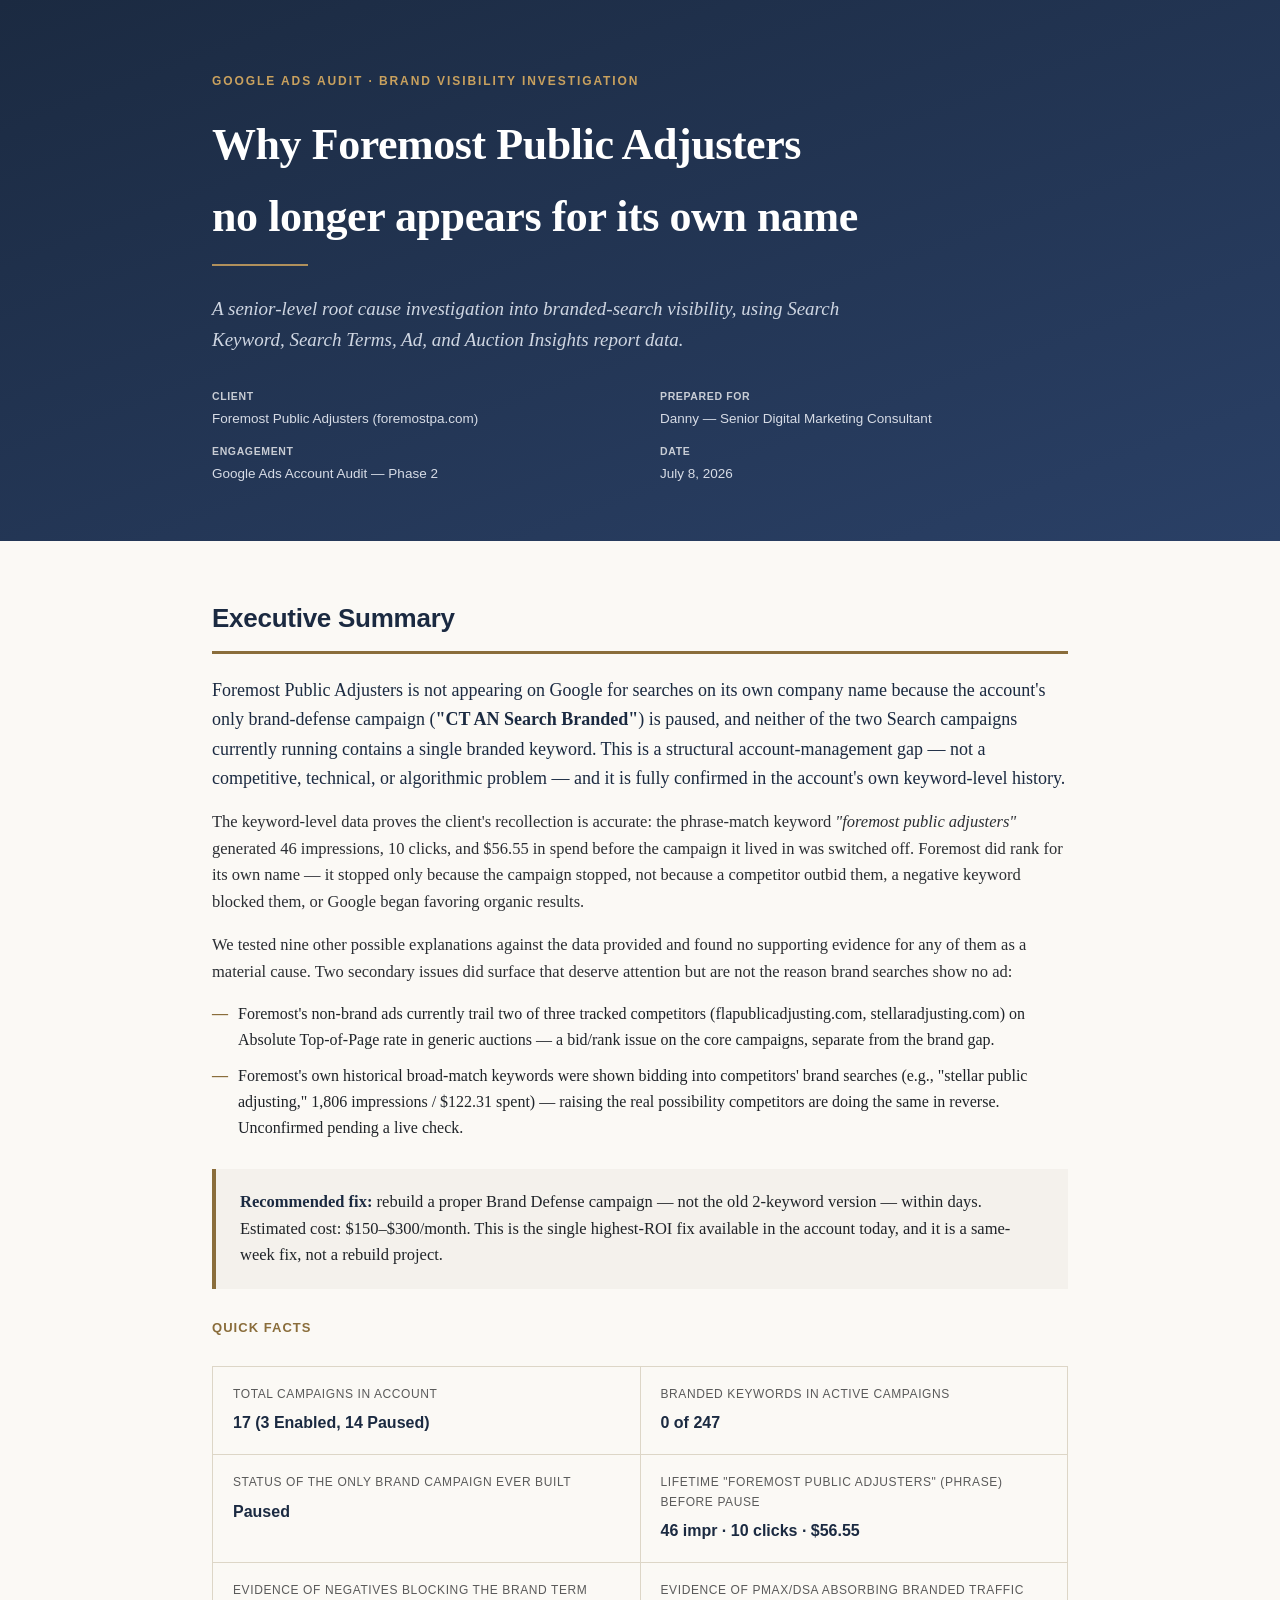
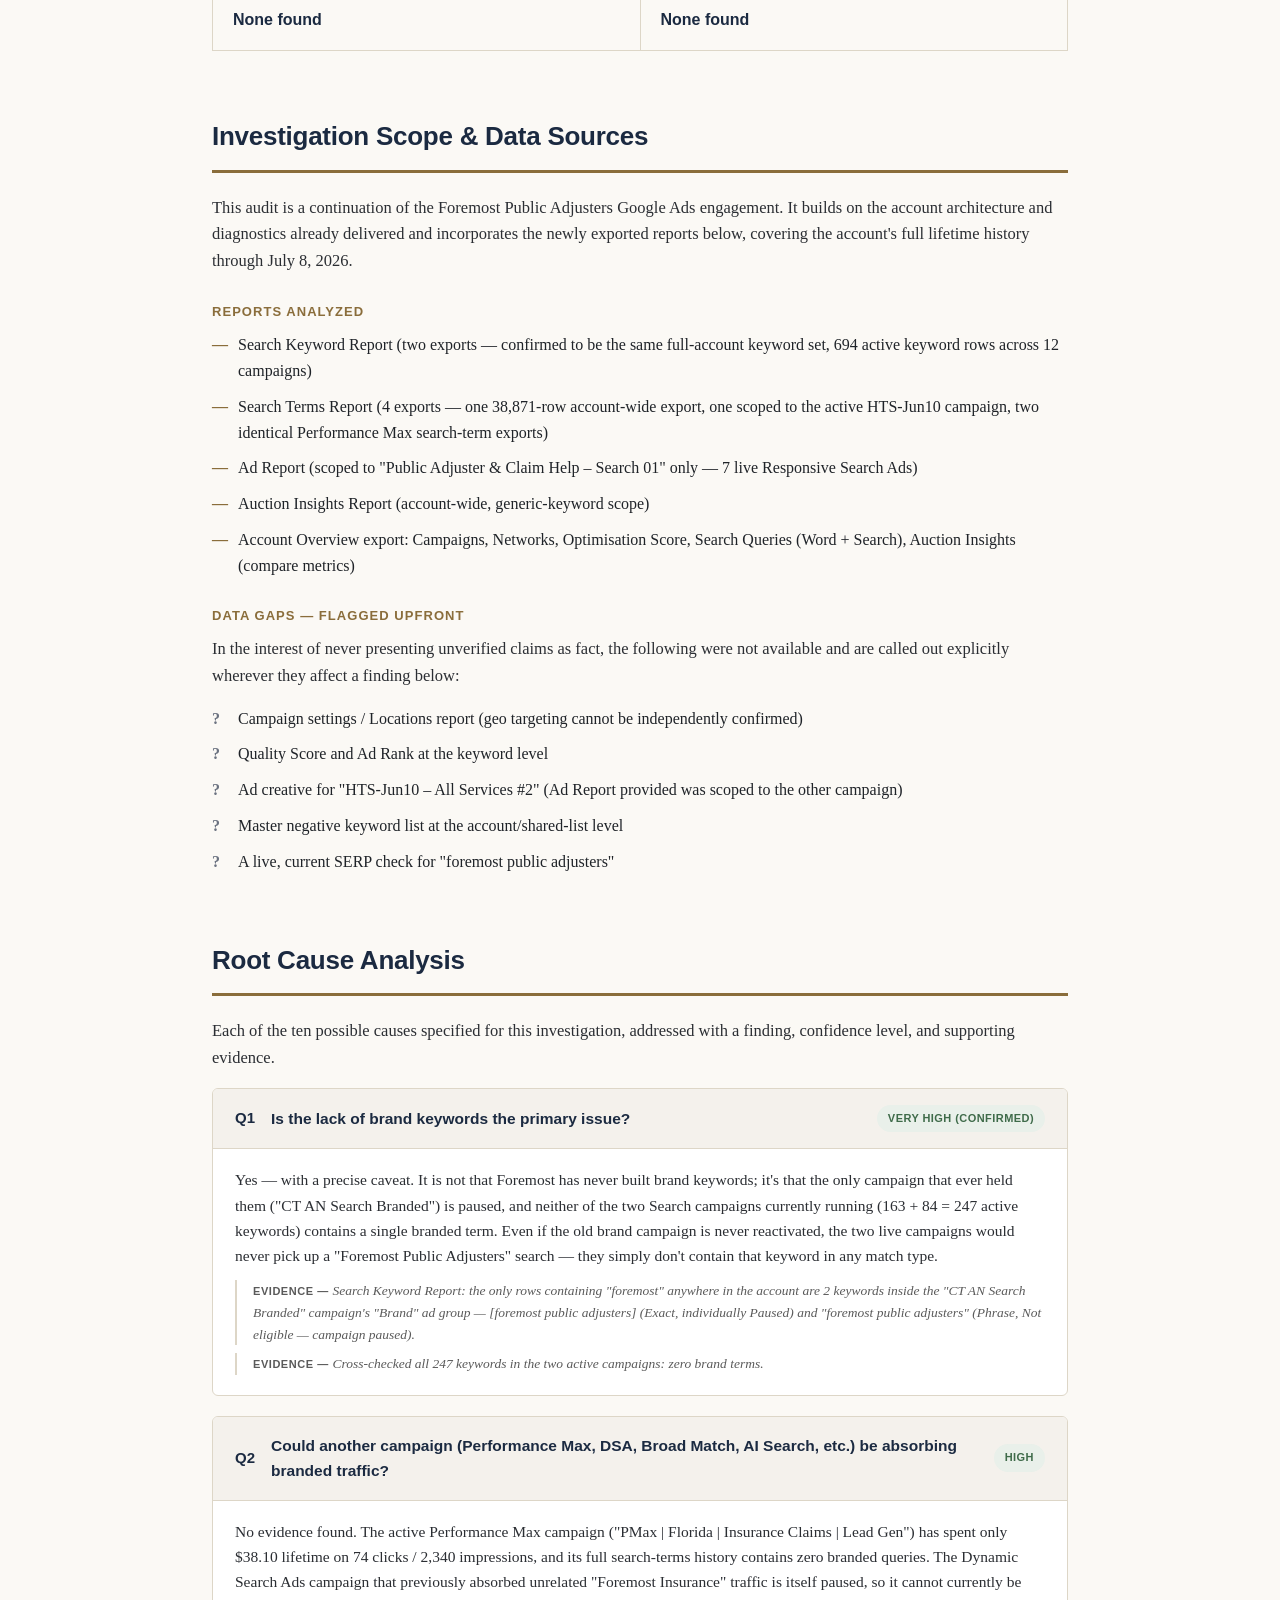
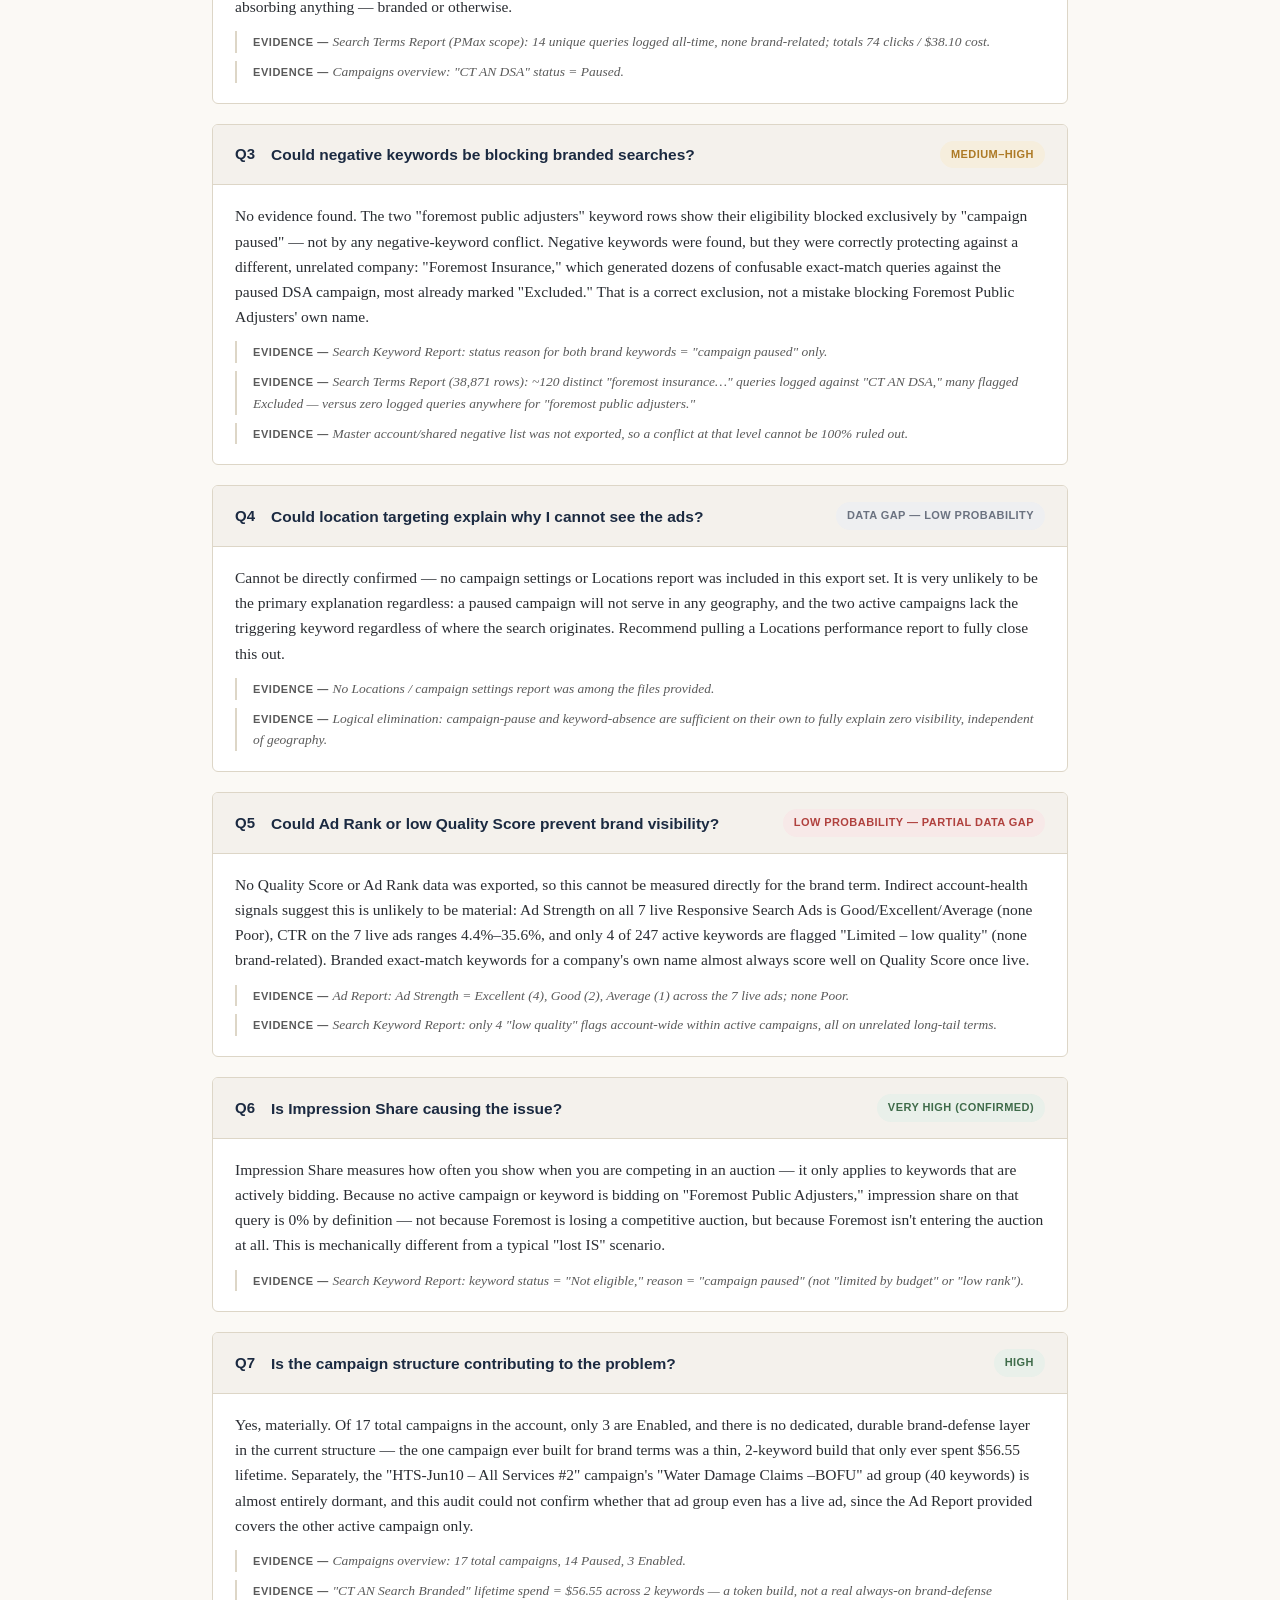
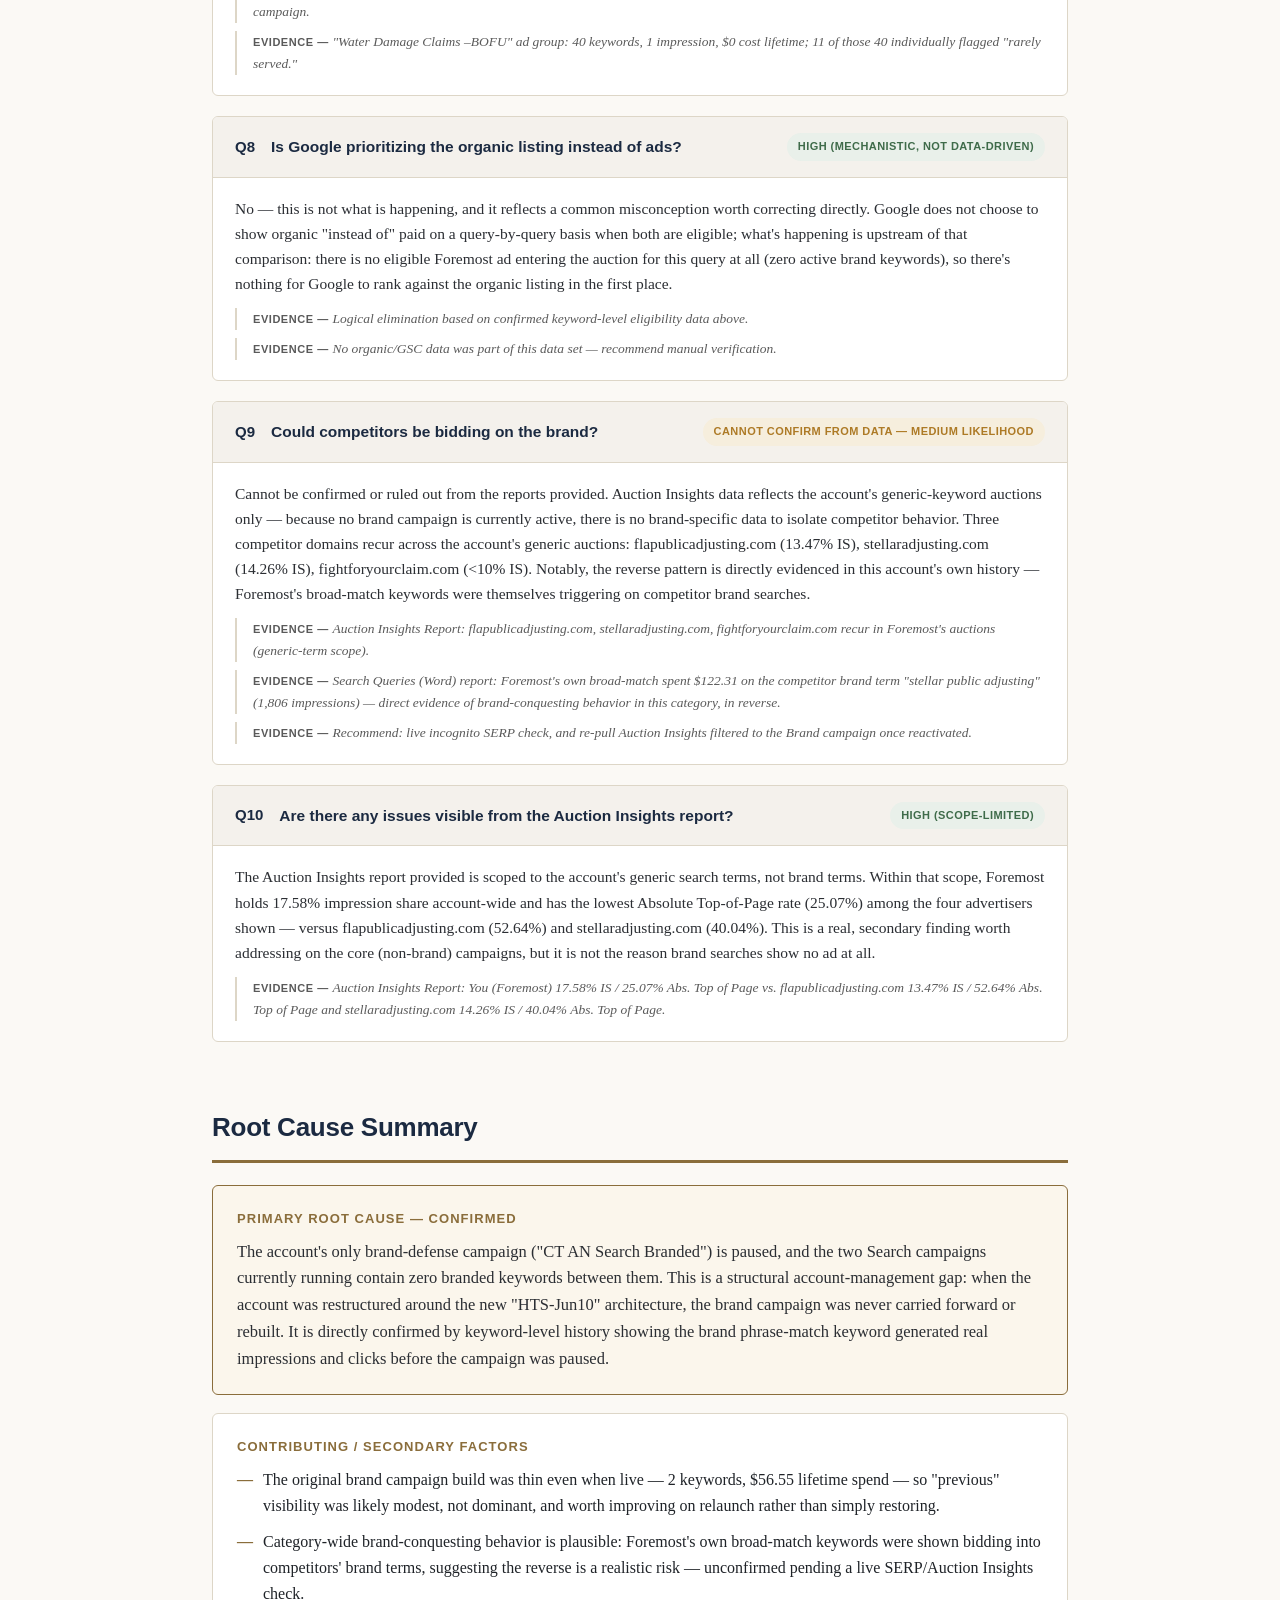
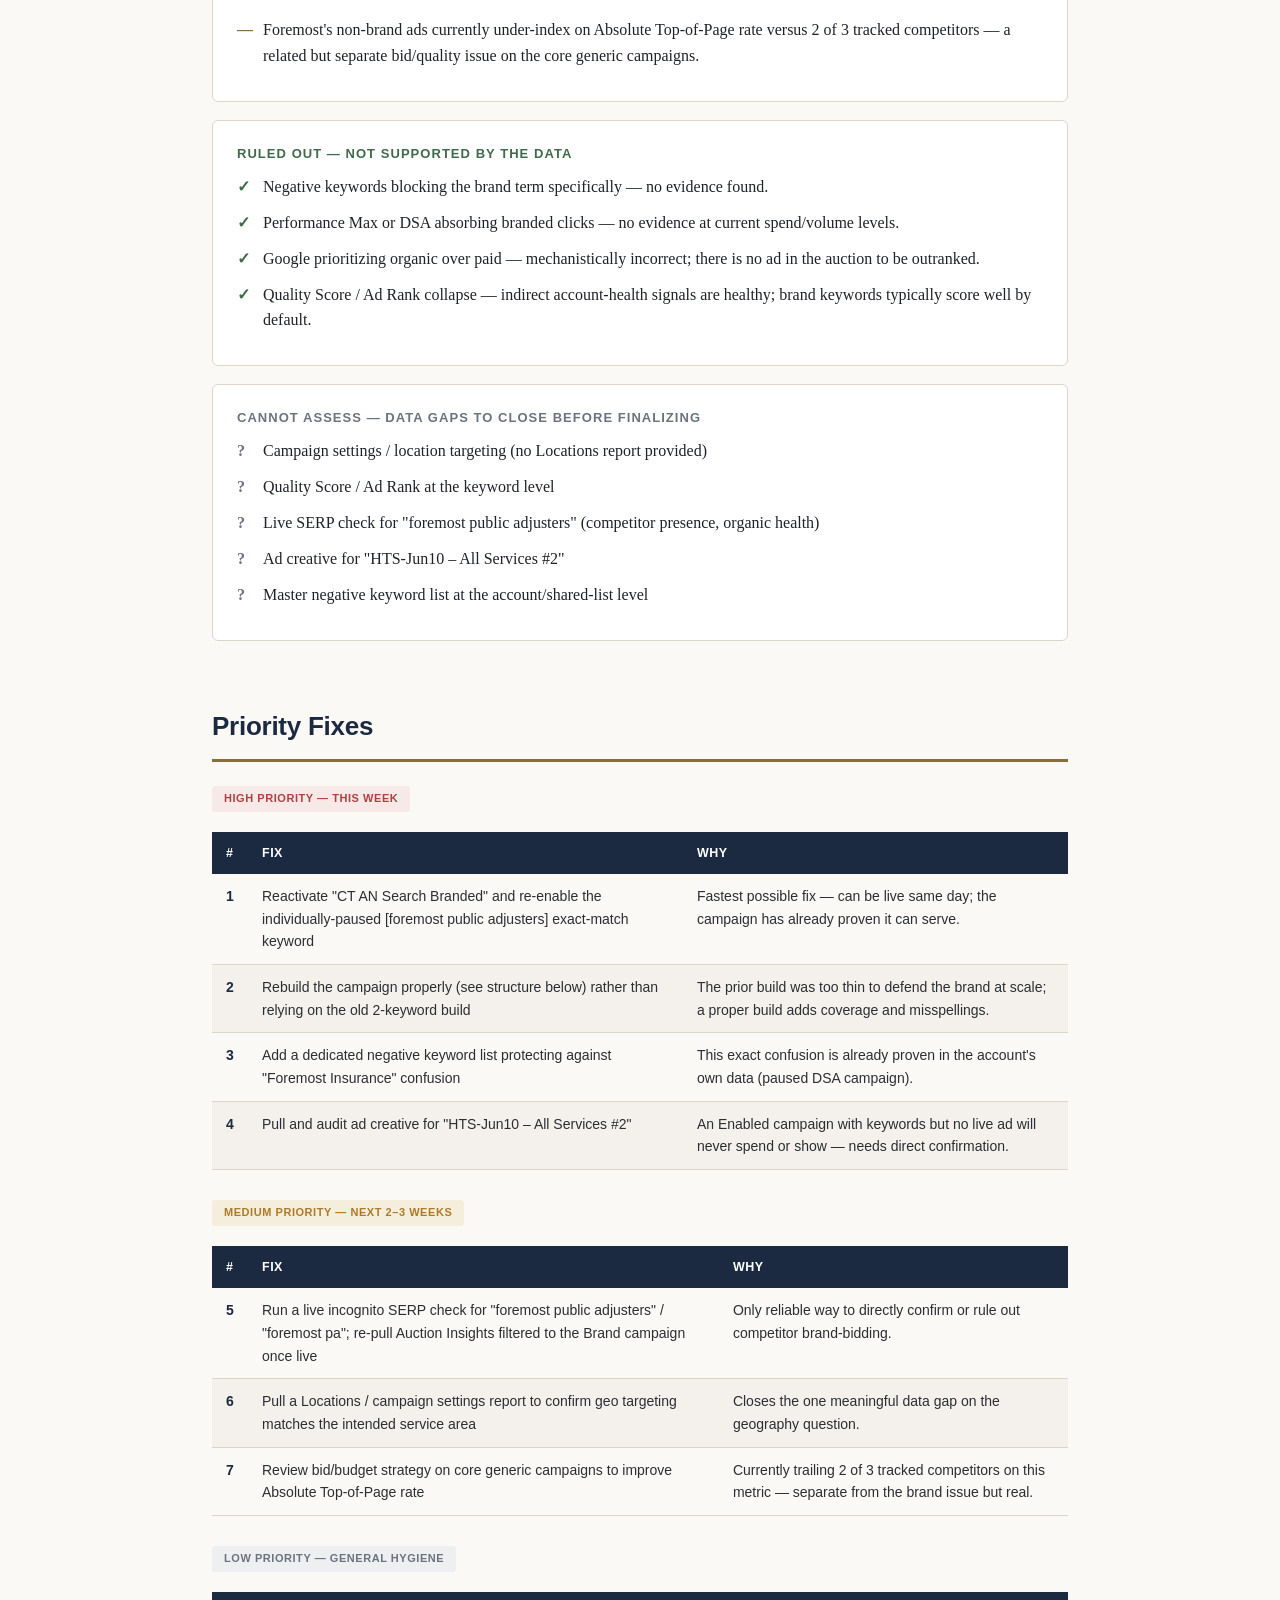
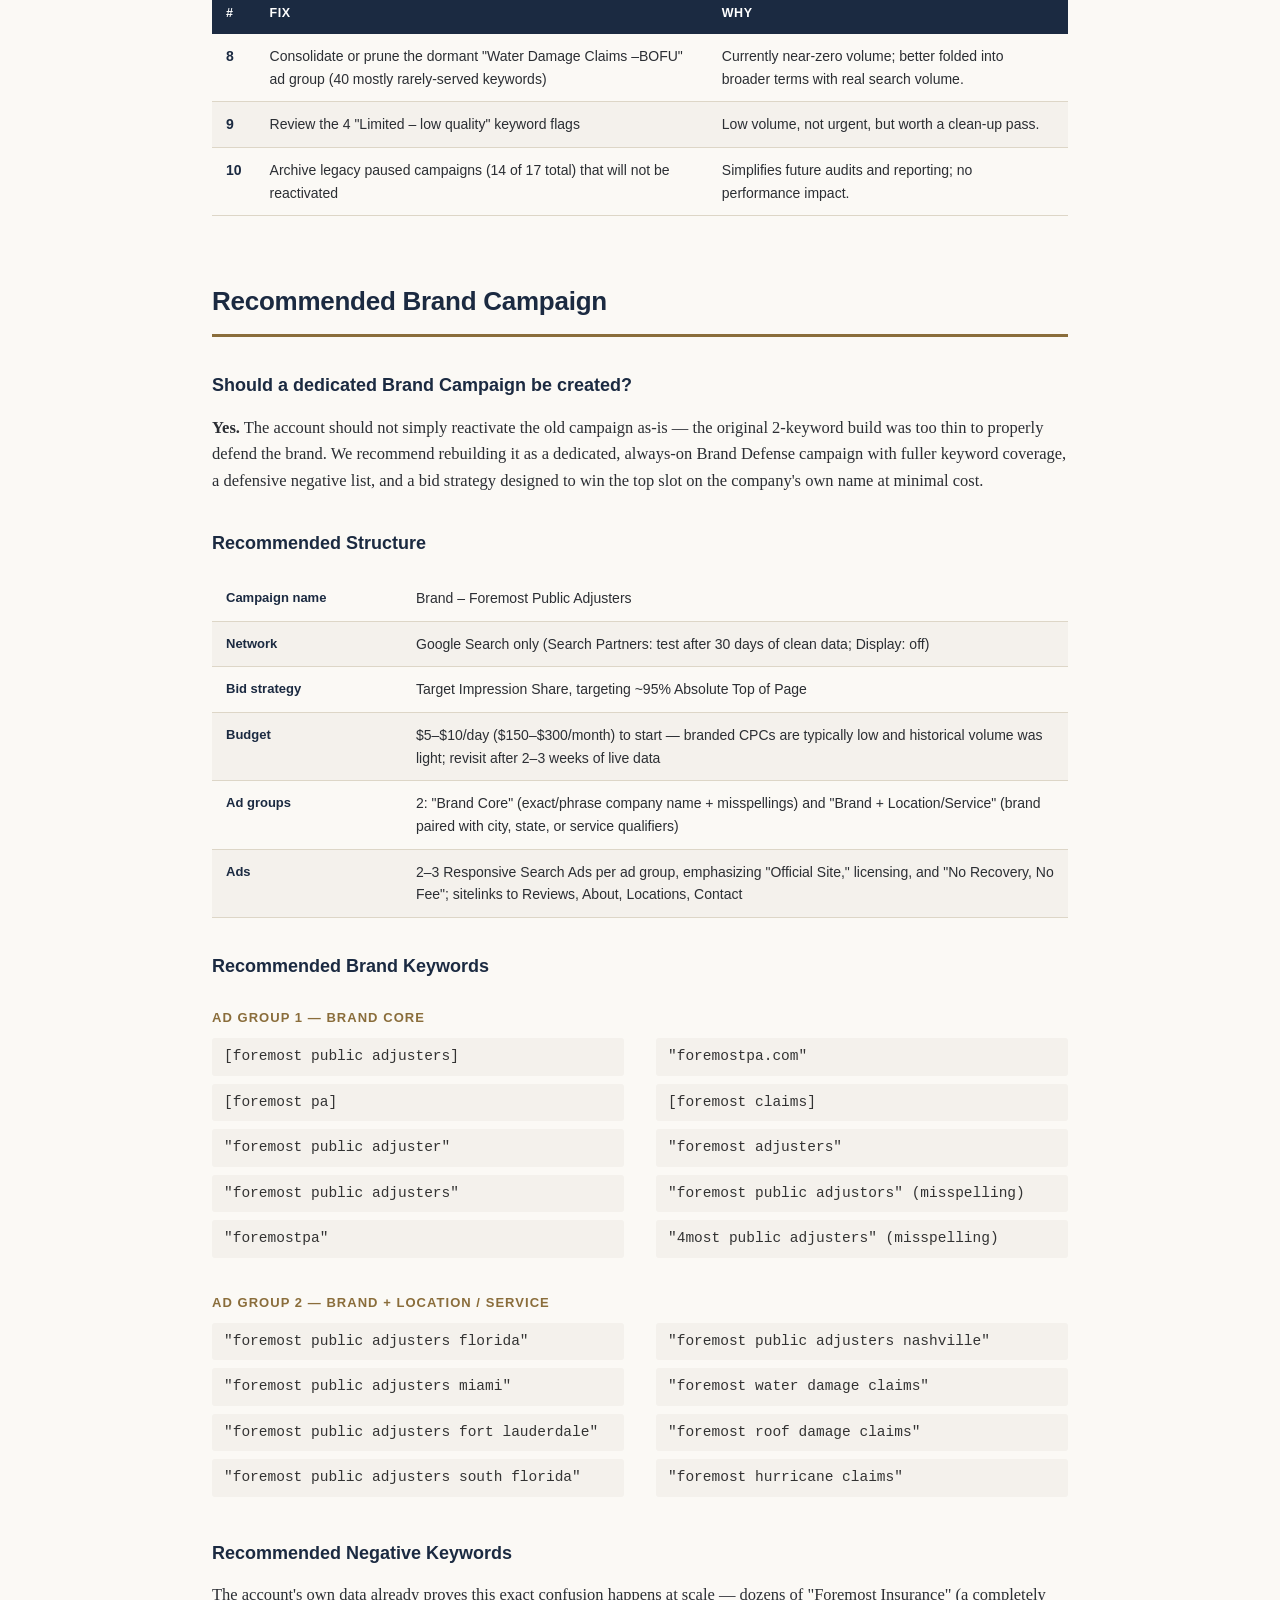
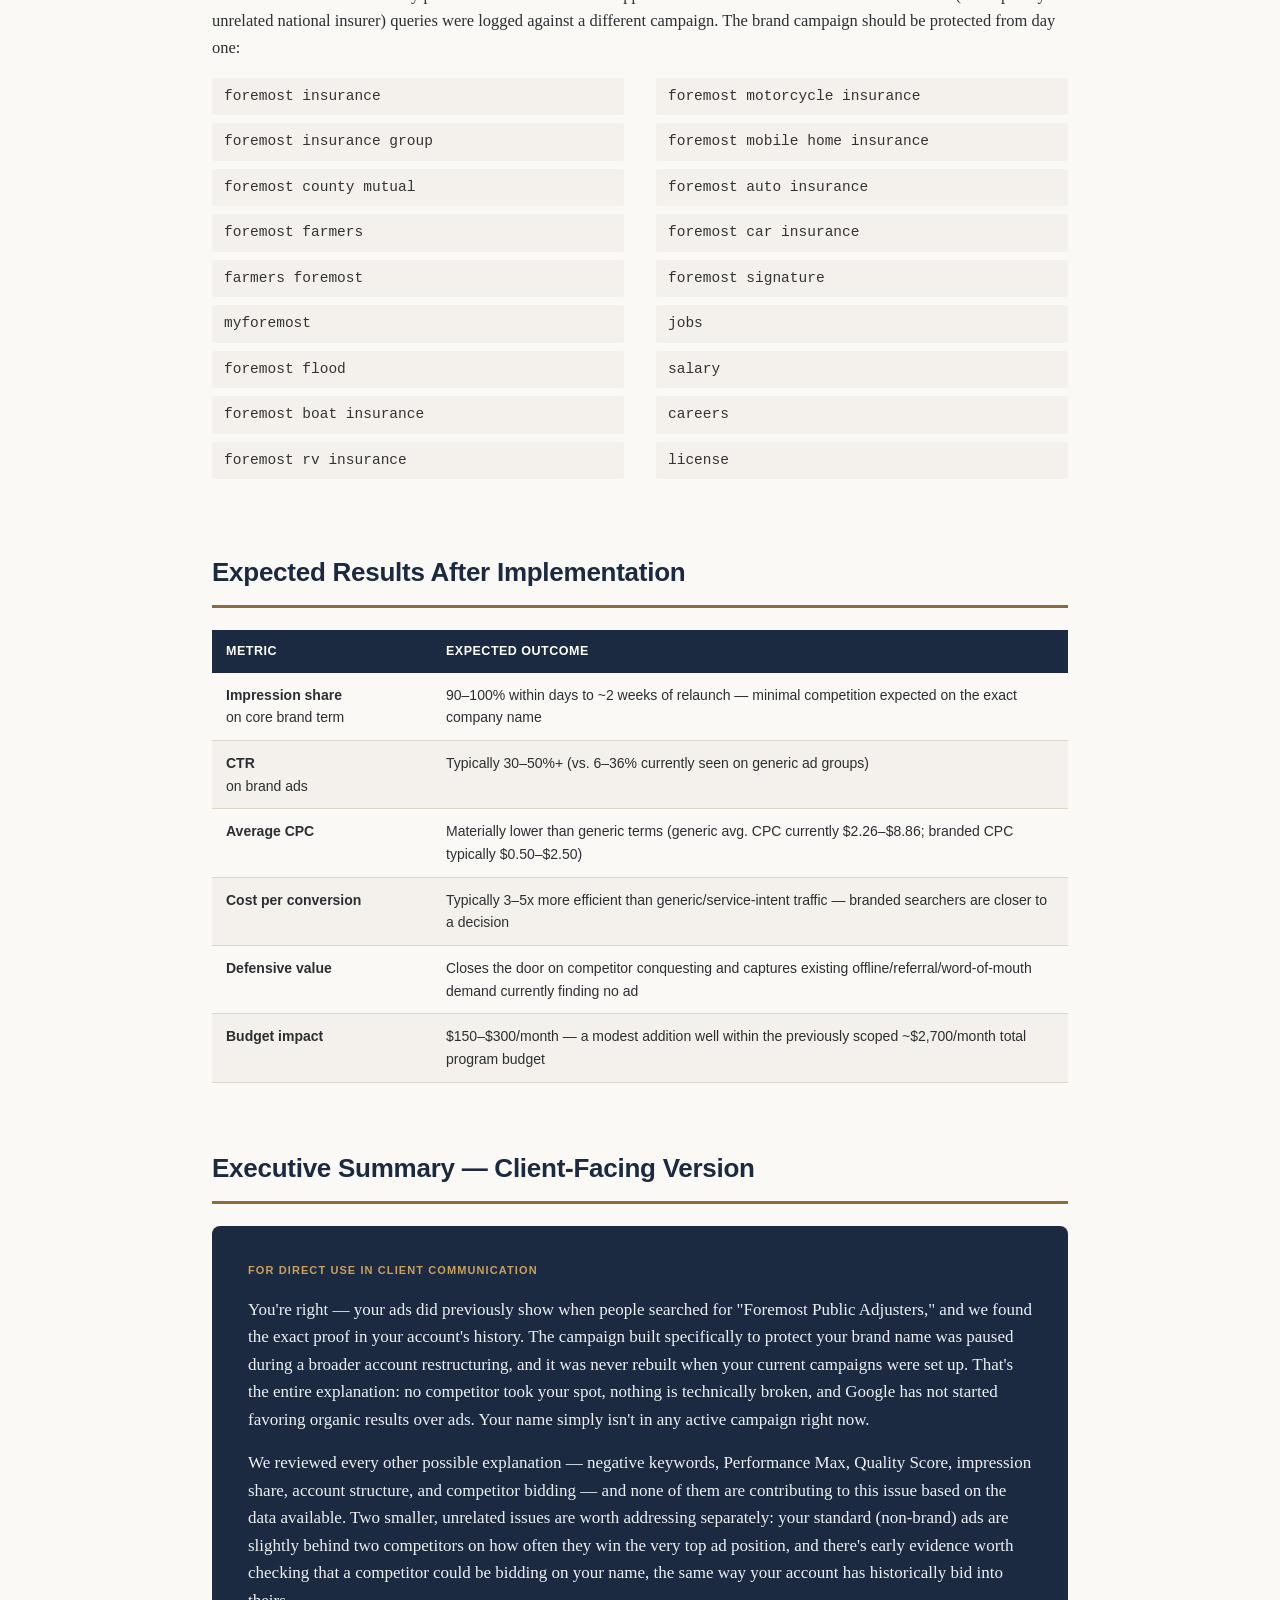
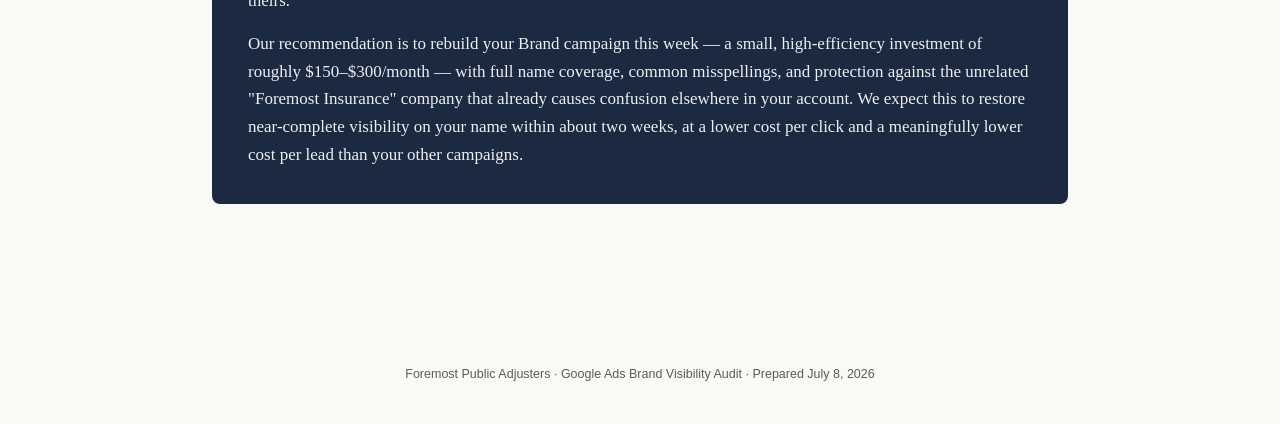
<file: Foremost_GoogleAds_Brand_Visibility_Audit.html>
<!DOCTYPE html>
<html lang="en">
<head>
<meta charset="UTF-8">
<title>Foremost Public Adjusters — Google Ads Brand Visibility Audit</title>
<style>
  :root{
    --navy:#1B2A41;
    --navy-light:#2A4066;
    --accent:#8A6D3B;
    --accent-light:#C9A15E;
    --paper:#FBF9F5;
    --paper2:#F4F1EC;
    --ink:#1F2328;
    --grey:#5A5A5A;
    --line:#DDD6C7;
    --green:#3F6B4A;
    --green-bg:#E9F0EA;
    --amber:#AD7A26;
    --amber-bg:#F6EEDD;
    --red:#B0413E;
    --red-bg:#F7E9E8;
    --slate:#6B7280;
    --slate-bg:#EEEFF1;
  }
  *{box-sizing:border-box;}
  body{
    margin:0; background:var(--paper); color:var(--ink);
    font-family: Georgia, 'Times New Roman', serif;
    line-height:1.62;
  }
  .sans{ font-family: -apple-system, BlinkMacSystemFont, 'Segoe UI', Helvetica, Arial, sans-serif; }
  .wrap{ max-width:920px; margin:0 auto; padding:0 32px 120px; }

  /* ---- Cover / Hero ---- */
  .hero{
    background: linear-gradient(160deg, var(--navy) 0%, var(--navy-light) 100%);
    color:#fff; padding:72px 0 56px;
  }
  .hero-inner{ max-width:920px; margin:0 auto; padding:0 32px; }
  .kicker{
    font-family: -apple-system, BlinkMacSystemFont, 'Segoe UI', Helvetica, Arial, sans-serif;
    text-transform:uppercase; letter-spacing:.16em; font-size:12px; font-weight:700;
    color:var(--accent-light); margin-bottom:18px;
  }
  .hero h1{ font-size:44px; margin:0 0 12px; font-weight:700; letter-spacing:-.01em; }
  .hero .sub{ font-size:19px; font-style:italic; color:#CFD6E2; margin:0 0 32px; max-width:640px; }
  .hero-rule{ height:2px; background:var(--accent-light); width:96px; margin-bottom:28px; opacity:.85;}
  .meta-grid{
    font-family: -apple-system, BlinkMacSystemFont, 'Segoe UI', Helvetica, Arial, sans-serif;
    display:grid; grid-template-columns:1fr 1fr; gap:14px 40px; font-size:13.5px; color:#D7DCE6;
  }
  .meta-grid b{ color:#fff; display:block; text-transform:uppercase; letter-spacing:.06em; font-size:10.5px; margin-bottom:3px; opacity:.75;}

  /* ---- Section headers ---- */
  h2.section{
    font-family: -apple-system, BlinkMacSystemFont, 'Segoe UI', Helvetica, Arial, sans-serif;
    font-size:26px; color:var(--navy); border-bottom:3px solid var(--accent);
    padding-bottom:12px; margin:64px 0 22px; font-weight:800; letter-spacing:-.01em;
  }
  h3.sub{
    font-family: -apple-system, BlinkMacSystemFont, 'Segoe UI', Helvetica, Arial, sans-serif;
    font-size:18px; color:var(--navy); margin:34px 0 14px; font-weight:700;
  }
  h4.mini{
    font-family: -apple-system, BlinkMacSystemFont, 'Segoe UI', Helvetica, Arial, sans-serif;
    font-size:13px; text-transform:uppercase; letter-spacing:.08em; color:var(--accent);
    margin:26px 0 10px; font-weight:700;
  }
  p{ font-size:16.5px; margin:0 0 16px; color:#2B2E33; }
  .lede{ font-size:18px; color:var(--navy); }

  /* ---- Quick facts ---- */
  .facts{
    font-family: -apple-system, BlinkMacSystemFont, 'Segoe UI', Helvetica, Arial, sans-serif;
    display:grid; grid-template-columns:1fr 1fr; gap:1px; background:var(--line);
    border:1px solid var(--line); margin:28px 0 8px;
  }
  .fact{ background:var(--paper); padding:18px 20px; }
  .fact .k{ font-size:12px; text-transform:uppercase; letter-spacing:.05em; color:var(--grey); margin-bottom:6px;}
  .fact .v{ font-size:16px; color:var(--navy); font-weight:700; }

  /* ---- Callout ---- */
  .callout{
    border-left:4px solid var(--accent); background:var(--paper2);
    padding:20px 24px; margin:28px 0; font-size:16.5px;
  }
  .callout b{ color:var(--navy); }

  /* ---- Lists ---- */
  ul.tick{ margin:0 0 20px; padding-left:0; list-style:none; }
  ul.tick li{ position:relative; padding-left:26px; margin-bottom:10px; font-size:16px; }
  ul.tick li::before{ content:"—"; position:absolute; left:0; color:var(--accent); font-weight:700;}
  ul.tick.green li::before{ content:"✓"; color:var(--green); }
  ul.tick.grey li::before{ content:"?"; color:var(--slate); }

  ul.kw{ columns:2; column-gap:32px; padding-left:0; list-style:none; margin:0 0 20px;}
  ul.kw li{ font-family: 'Courier New', monospace; font-size:14.5px; background:var(--paper2);
    padding:7px 12px; margin-bottom:8px; border-radius:3px; break-inside:avoid; color:#333;}

  /* ---- Q&A Cards ---- */
  .qcard{ border:1px solid var(--line); background:#fff; border-radius:6px; margin-bottom:20px; overflow:hidden;}
  .qhead{ display:flex; align-items:center; justify-content:space-between; gap:16px;
    padding:16px 22px; background:var(--paper2); border-bottom:1px solid var(--line);}
  .qnum{ font-family: -apple-system, BlinkMacSystemFont, 'Segoe UI', Helvetica, Arial, sans-serif;
    font-weight:800; color:var(--navy); font-size:15px;}
  .qtext{ font-family: -apple-system, BlinkMacSystemFont, 'Segoe UI', Helvetica, Arial, sans-serif;
    font-weight:700; color:var(--navy); font-size:15.5px; flex:1;}
  .badge{ font-family: -apple-system, BlinkMacSystemFont, 'Segoe UI', Helvetica, Arial, sans-serif;
    font-size:11px; font-weight:800; text-transform:uppercase; letter-spacing:.04em;
    padding:5px 11px; border-radius:20px; white-space:nowrap;}
  .badge.veryhigh, .badge.high{ background:var(--green-bg); color:var(--green);}
  .badge.medium{ background:var(--amber-bg); color:var(--amber);}
  .badge.low{ background:var(--red-bg); color:var(--red);}
  .badge.gap{ background:var(--slate-bg); color:var(--slate);}
  .qbody{ padding:18px 22px 20px; }
  .qbody p{ font-size:15.5px; margin-bottom:12px;}
  .evid{ font-size:13.5px; color:var(--grey); font-style:italic; margin:8px 0 0 0; padding-left:16px; border-left:2px solid var(--line);}
  .evid b{ color:var(--grey); font-style:normal; font-family: -apple-system, BlinkMacSystemFont, 'Segoe UI', Helvetica, Arial, sans-serif; font-size:11px; text-transform:uppercase; letter-spacing:.05em;}

  /* ---- Tables ---- */
  table{ width:100%; border-collapse:collapse; margin:18px 0 28px;
    font-family: -apple-system, BlinkMacSystemFont, 'Segoe UI', Helvetica, Arial, sans-serif; font-size:14px;}
  thead th{ background:var(--navy); color:#fff; text-align:left; padding:11px 14px; font-weight:700; font-size:12.5px; text-transform:uppercase; letter-spacing:.04em;}
  tbody td{ padding:11px 14px; border-bottom:1px solid var(--line); vertical-align:top; color:#2B2E33;}
  tbody tr:nth-child(even){ background:var(--paper2); }
  tbody tr:hover{ background:#EFEAE0; }
  td.num{ font-weight:700; color:var(--navy); width:36px;}

  /* ---- Priority section blocks ---- */
  .prio-tag{ font-family: -apple-system, BlinkMacSystemFont, 'Segoe UI', Helvetica, Arial, sans-serif;
    display:inline-block; font-size:11px; font-weight:800; text-transform:uppercase; letter-spacing:.05em;
    padding:4px 12px; border-radius:3px; margin-bottom:2px;}
  .prio-tag.h{ background:var(--red-bg); color:var(--red);}
  .prio-tag.m{ background:var(--amber-bg); color:var(--amber);}
  .prio-tag.l{ background:var(--slate-bg); color:var(--slate);}

  /* ---- Root cause summary boxes ---- */
  .rc-box{ border:1px solid var(--line); border-radius:6px; padding:22px 24px; margin-bottom:18px; background:#fff;}
  .rc-box.primary{ border-color:var(--accent); background:#FBF6EC; }
  .rc-box h4{ margin-top:0; }

  /* ---- Structure table (campaign spec) ---- */
  .spec-table td:first-child{ font-weight:700; color:var(--navy); width:190px; font-family: -apple-system, BlinkMacSystemFont, 'Segoe UI', Helvetica, Arial, sans-serif; font-size:13px;}

  /* ---- Client-facing block ---- */
  .client-block{ background:var(--navy); color:#EDEFF3; padding:36px 36px; border-radius:8px; margin-top:20px;}
  .client-block p{ color:#EDEFF3; font-size:17px; }
  .client-block .tag{ font-family: -apple-system, BlinkMacSystemFont, 'Segoe UI', Helvetica, Arial, sans-serif;
    text-transform:uppercase; letter-spacing:.1em; font-size:11px; color:var(--accent-light); margin-bottom:16px; font-weight:700;}

  footer{ text-align:center; padding:40px 0; color:var(--grey); font-family: -apple-system, BlinkMacSystemFont, 'Segoe UI', Helvetica, Arial, sans-serif; font-size:12.5px;}

  @media (max-width:640px){
    .hero h1{ font-size:32px; }
    .meta-grid{ grid-template-columns:1fr; }
    .facts{ grid-template-columns:1fr; }
    ul.kw{ columns:1; }
    .qhead{ flex-direction:column; align-items:flex-start; }
  }
</style>
</head>
<body>

<div class="hero">
  <div class="hero-inner">
    <div class="kicker">Google Ads Audit · Brand Visibility Investigation</div>
    <h1>Why Foremost Public Adjusters<br>no longer appears for its own name</h1>
    <div class="hero-rule"></div>
    <p class="sub">A senior-level root cause investigation into branded-search visibility, using Search Keyword, Search Terms, Ad, and Auction Insights report data.</p>
    <div class="meta-grid">
      <div><b>Client</b>Foremost Public Adjusters (foremostpa.com)</div>
      <div><b>Prepared for</b>Danny — Senior Digital Marketing Consultant</div>
      <div><b>Engagement</b>Google Ads Account Audit — Phase 2</div>
      <div><b>Date</b>July 8, 2026</div>
    </div>
  </div>
</div>

<div class="wrap">

  <h2 class="section" style="margin-top:56px;">Executive Summary</h2>
  <p class="lede">Foremost Public Adjusters is not appearing on Google for searches on its own company name because the account's only brand-defense campaign (<b>"CT AN Search Branded"</b>) is paused, and neither of the two Search campaigns currently running contains a single branded keyword. This is a structural account-management gap — not a competitive, technical, or algorithmic problem — and it is fully confirmed in the account's own keyword-level history.</p>
  <p>The keyword-level data proves the client's recollection is accurate: the phrase-match keyword <i>"foremost public adjusters"</i> generated 46 impressions, 10 clicks, and $56.55 in spend before the campaign it lived in was switched off. Foremost did rank for its own name — it stopped only because the campaign stopped, not because a competitor outbid them, a negative keyword blocked them, or Google began favoring organic results.</p>
  <p>We tested nine other possible explanations against the data provided and found no supporting evidence for any of them as a material cause. Two secondary issues did surface that deserve attention but are not the reason brand searches show no ad:</p>
  <ul class="tick">
    <li>Foremost's non-brand ads currently trail two of three tracked competitors (flapublicadjusting.com, stellaradjusting.com) on Absolute Top-of-Page rate in generic auctions — a bid/rank issue on the core campaigns, separate from the brand gap.</li>
    <li>Foremost's own historical broad-match keywords were shown bidding into competitors' brand searches (e.g., "stellar public adjusting," 1,806 impressions / $122.31 spent) — raising the real possibility competitors are doing the same in reverse. Unconfirmed pending a live check.</li>
  </ul>
  <div class="callout"><b>Recommended fix:</b> rebuild a proper Brand Defense campaign — not the old 2-keyword version — within days. Estimated cost: $150–$300/month. This is the single highest-ROI fix available in the account today, and it is a same-week fix, not a rebuild project.</div>

  <h4 class="mini">Quick Facts</h4>
  <div class="facts">
    <div class="fact"><div class="k">Total campaigns in account</div><div class="v">17 (3 Enabled, 14 Paused)</div></div>
    <div class="fact"><div class="k">Branded keywords in active campaigns</div><div class="v">0 of 247</div></div>
    <div class="fact"><div class="k">Status of the only brand campaign ever built</div><div class="v">Paused</div></div>
    <div class="fact"><div class="k">Lifetime "foremost public adjusters" (phrase) before pause</div><div class="v">46 impr · 10 clicks · $56.55</div></div>
    <div class="fact"><div class="k">Evidence of negatives blocking the brand term</div><div class="v">None found</div></div>
    <div class="fact"><div class="k">Evidence of PMax/DSA absorbing branded traffic</div><div class="v">None found</div></div>
  </div>

  <h2 class="section">Investigation Scope &amp; Data Sources</h2>
  <p>This audit is a continuation of the Foremost Public Adjusters Google Ads engagement. It builds on the account architecture and diagnostics already delivered and incorporates the newly exported reports below, covering the account's full lifetime history through July 8, 2026.</p>

  <h4 class="mini">Reports Analyzed</h4>
  <ul class="tick">
    <li>Search Keyword Report (two exports — confirmed to be the same full-account keyword set, 694 active keyword rows across 12 campaigns)</li>
    <li>Search Terms Report (4 exports — one 38,871-row account-wide export, one scoped to the active HTS-Jun10 campaign, two identical Performance Max search-term exports)</li>
    <li>Ad Report (scoped to "Public Adjuster &amp; Claim Help – Search 01" only — 7 live Responsive Search Ads)</li>
    <li>Auction Insights Report (account-wide, generic-keyword scope)</li>
    <li>Account Overview export: Campaigns, Networks, Optimisation Score, Search Queries (Word + Search), Auction Insights (compare metrics)</li>
  </ul>

  <h4 class="mini">Data Gaps — Flagged Upfront</h4>
  <p>In the interest of never presenting unverified claims as fact, the following were not available and are called out explicitly wherever they affect a finding below:</p>
  <ul class="tick grey">
    <li>Campaign settings / Locations report (geo targeting cannot be independently confirmed)</li>
    <li>Quality Score and Ad Rank at the keyword level</li>
    <li>Ad creative for "HTS-Jun10 – All Services #2" (Ad Report provided was scoped to the other campaign)</li>
    <li>Master negative keyword list at the account/shared-list level</li>
    <li>A live, current SERP check for "foremost public adjusters"</li>
  </ul>

  <h2 class="section">Root Cause Analysis</h2>
  <p>Each of the ten possible causes specified for this investigation, addressed with a finding, confidence level, and supporting evidence.</p>

  <div id="qa-container"></div>

  <h2 class="section">Root Cause Summary</h2>

  <div class="rc-box primary">
    <h4 class="mini" style="margin-top:0;">Primary Root Cause — Confirmed</h4>
    <p style="margin-bottom:0;">The account's only brand-defense campaign ("CT AN Search Branded") is paused, and the two Search campaigns currently running contain zero branded keywords between them. This is a structural account-management gap: when the account was restructured around the new "HTS-Jun10" architecture, the brand campaign was never carried forward or rebuilt. It is directly confirmed by keyword-level history showing the brand phrase-match keyword generated real impressions and clicks before the campaign was paused.</p>
  </div>

  <div class="rc-box">
    <h4 class="mini" style="margin-top:0;">Contributing / Secondary Factors</h4>
    <ul class="tick" style="margin-bottom:0;">
      <li>The original brand campaign build was thin even when live — 2 keywords, $56.55 lifetime spend — so "previous" visibility was likely modest, not dominant, and worth improving on relaunch rather than simply restoring.</li>
      <li>Category-wide brand-conquesting behavior is plausible: Foremost's own broad-match keywords were shown bidding into competitors' brand terms, suggesting the reverse is a realistic risk — unconfirmed pending a live SERP/Auction Insights check.</li>
      <li>Foremost's non-brand ads currently under-index on Absolute Top-of-Page rate versus 2 of 3 tracked competitors — a related but separate bid/quality issue on the core generic campaigns.</li>
    </ul>
  </div>

  <div class="rc-box">
    <h4 class="mini" style="margin-top:0; color:var(--green);">Ruled Out — Not Supported by the Data</h4>
    <ul class="tick green" style="margin-bottom:0;">
      <li>Negative keywords blocking the brand term specifically — no evidence found.</li>
      <li>Performance Max or DSA absorbing branded clicks — no evidence at current spend/volume levels.</li>
      <li>Google prioritizing organic over paid — mechanistically incorrect; there is no ad in the auction to be outranked.</li>
      <li>Quality Score / Ad Rank collapse — indirect account-health signals are healthy; brand keywords typically score well by default.</li>
    </ul>
  </div>

  <div class="rc-box">
    <h4 class="mini" style="margin-top:0; color:var(--slate);">Cannot Assess — Data Gaps to Close Before Finalizing</h4>
    <ul class="tick grey" style="margin-bottom:0;">
      <li>Campaign settings / location targeting (no Locations report provided)</li>
      <li>Quality Score / Ad Rank at the keyword level</li>
      <li>Live SERP check for "foremost public adjusters" (competitor presence, organic health)</li>
      <li>Ad creative for "HTS-Jun10 – All Services #2"</li>
      <li>Master negative keyword list at the account/shared-list level</li>
    </ul>
  </div>

  <h2 class="section">Priority Fixes</h2>

  <span class="prio-tag h">High Priority — This Week</span>
  <table>
    <thead><tr><th style="width:34px;">#</th><th>Fix</th><th>Why</th></tr></thead>
    <tbody>
      <tr><td class="num">1</td><td>Reactivate "CT AN Search Branded" and re-enable the individually-paused [foremost public adjusters] exact-match keyword</td><td>Fastest possible fix — can be live same day; the campaign has already proven it can serve.</td></tr>
      <tr><td class="num">2</td><td>Rebuild the campaign properly (see structure below) rather than relying on the old 2-keyword build</td><td>The prior build was too thin to defend the brand at scale; a proper build adds coverage and misspellings.</td></tr>
      <tr><td class="num">3</td><td>Add a dedicated negative keyword list protecting against "Foremost Insurance" confusion</td><td>This exact confusion is already proven in the account's own data (paused DSA campaign).</td></tr>
      <tr><td class="num">4</td><td>Pull and audit ad creative for "HTS-Jun10 – All Services #2"</td><td>An Enabled campaign with keywords but no live ad will never spend or show — needs direct confirmation.</td></tr>
    </tbody>
  </table>

  <span class="prio-tag m">Medium Priority — Next 2–3 Weeks</span>
  <table>
    <thead><tr><th style="width:34px;">#</th><th>Fix</th><th>Why</th></tr></thead>
    <tbody>
      <tr><td class="num">5</td><td>Run a live incognito SERP check for "foremost public adjusters" / "foremost pa"; re-pull Auction Insights filtered to the Brand campaign once live</td><td>Only reliable way to directly confirm or rule out competitor brand-bidding.</td></tr>
      <tr><td class="num">6</td><td>Pull a Locations / campaign settings report to confirm geo targeting matches the intended service area</td><td>Closes the one meaningful data gap on the geography question.</td></tr>
      <tr><td class="num">7</td><td>Review bid/budget strategy on core generic campaigns to improve Absolute Top-of-Page rate</td><td>Currently trailing 2 of 3 tracked competitors on this metric — separate from the brand issue but real.</td></tr>
    </tbody>
  </table>

  <span class="prio-tag l">Low Priority — General Hygiene</span>
  <table>
    <thead><tr><th style="width:34px;">#</th><th>Fix</th><th>Why</th></tr></thead>
    <tbody>
      <tr><td class="num">8</td><td>Consolidate or prune the dormant "Water Damage Claims –BOFU" ad group (40 mostly rarely-served keywords)</td><td>Currently near-zero volume; better folded into broader terms with real search volume.</td></tr>
      <tr><td class="num">9</td><td>Review the 4 "Limited – low quality" keyword flags</td><td>Low volume, not urgent, but worth a clean-up pass.</td></tr>
      <tr><td class="num">10</td><td>Archive legacy paused campaigns (14 of 17 total) that will not be reactivated</td><td>Simplifies future audits and reporting; no performance impact.</td></tr>
    </tbody>
  </table>

  <h2 class="section">Recommended Brand Campaign</h2>

  <h3 class="sub">Should a dedicated Brand Campaign be created?</h3>
  <p><b>Yes.</b> The account should not simply reactivate the old campaign as-is — the original 2-keyword build was too thin to properly defend the brand. We recommend rebuilding it as a dedicated, always-on Brand Defense campaign with fuller keyword coverage, a defensive negative list, and a bid strategy designed to win the top slot on the company's own name at minimal cost.</p>

  <h3 class="sub">Recommended Structure</h3>
  <table class="spec-table">
    <tbody>
      <tr><td>Campaign name</td><td>Brand – Foremost Public Adjusters</td></tr>
      <tr><td>Network</td><td>Google Search only (Search Partners: test after 30 days of clean data; Display: off)</td></tr>
      <tr><td>Bid strategy</td><td>Target Impression Share, targeting ~95% Absolute Top of Page</td></tr>
      <tr><td>Budget</td><td>$5–$10/day ($150–$300/month) to start — branded CPCs are typically low and historical volume was light; revisit after 2–3 weeks of live data</td></tr>
      <tr><td>Ad groups</td><td>2: "Brand Core" (exact/phrase company name + misspellings) and "Brand + Location/Service" (brand paired with city, state, or service qualifiers)</td></tr>
      <tr><td>Ads</td><td>2–3 Responsive Search Ads per ad group, emphasizing "Official Site," licensing, and "No Recovery, No Fee"; sitelinks to Reviews, About, Locations, Contact</td></tr>
    </tbody>
  </table>

  <h3 class="sub">Recommended Brand Keywords</h3>
  <h4 class="mini">Ad Group 1 — Brand Core</h4>
  <ul class="kw">
    <li>[foremost public adjusters]</li>
    <li>[foremost pa]</li>
    <li>"foremost public adjuster"</li>
    <li>"foremost public adjusters"</li>
    <li>"foremostpa"</li>
    <li>"foremostpa.com"</li>
    <li>[foremost claims]</li>
    <li>"foremost adjusters"</li>
    <li>"foremost public adjustors" (misspelling)</li>
    <li>"4most public adjusters" (misspelling)</li>
  </ul>
  <h4 class="mini">Ad Group 2 — Brand + Location / Service</h4>
  <ul class="kw">
    <li>"foremost public adjusters florida"</li>
    <li>"foremost public adjusters miami"</li>
    <li>"foremost public adjusters fort lauderdale"</li>
    <li>"foremost public adjusters south florida"</li>
    <li>"foremost public adjusters nashville"</li>
    <li>"foremost water damage claims"</li>
    <li>"foremost roof damage claims"</li>
    <li>"foremost hurricane claims"</li>
  </ul>

  <h3 class="sub">Recommended Negative Keywords</h3>
  <p>The account's own data already proves this exact confusion happens at scale — dozens of "Foremost Insurance" (a completely unrelated national insurer) queries were logged against a different campaign. The brand campaign should be protected from day one:</p>
  <ul class="kw">
    <li>foremost insurance</li>
    <li>foremost insurance group</li>
    <li>foremost county mutual</li>
    <li>foremost farmers</li>
    <li>farmers foremost</li>
    <li>myforemost</li>
    <li>foremost flood</li>
    <li>foremost boat insurance</li>
    <li>foremost rv insurance</li>
    <li>foremost motorcycle insurance</li>
    <li>foremost mobile home insurance</li>
    <li>foremost auto insurance</li>
    <li>foremost car insurance</li>
    <li>foremost signature</li>
    <li>jobs</li>
    <li>salary</li>
    <li>careers</li>
    <li>license</li>
  </ul>

  <h2 class="section">Expected Results After Implementation</h2>
  <table>
    <thead><tr><th style="width:220px;">Metric</th><th>Expected Outcome</th></tr></thead>
    <tbody>
      <tr><td><b>Impression share</b><br>on core brand term</td><td>90–100% within days to ~2 weeks of relaunch — minimal competition expected on the exact company name</td></tr>
      <tr><td><b>CTR</b><br>on brand ads</td><td>Typically 30–50%+ (vs. 6–36% currently seen on generic ad groups)</td></tr>
      <tr><td><b>Average CPC</b></td><td>Materially lower than generic terms (generic avg. CPC currently $2.26–$8.86; branded CPC typically $0.50–$2.50)</td></tr>
      <tr><td><b>Cost per conversion</b></td><td>Typically 3–5x more efficient than generic/service-intent traffic — branded searchers are closer to a decision</td></tr>
      <tr><td><b>Defensive value</b></td><td>Closes the door on competitor conquesting and captures existing offline/referral/word-of-mouth demand currently finding no ad</td></tr>
      <tr><td><b>Budget impact</b></td><td>$150–$300/month — a modest addition well within the previously scoped ~$2,700/month total program budget</td></tr>
    </tbody>
  </table>

  <h2 class="section">Executive Summary — Client-Facing Version</h2>
  <div class="client-block">
    <div class="tag">For direct use in client communication</div>
    <p>You're right — your ads did previously show when people searched for "Foremost Public Adjusters," and we found the exact proof in your account's history. The campaign built specifically to protect your brand name was paused during a broader account restructuring, and it was never rebuilt when your current campaigns were set up. That's the entire explanation: no competitor took your spot, nothing is technically broken, and Google has not started favoring organic results over ads. Your name simply isn't in any active campaign right now.</p>
    <p>We reviewed every other possible explanation — negative keywords, Performance Max, Quality Score, impression share, account structure, and competitor bidding — and none of them are contributing to this issue based on the data available. Two smaller, unrelated issues are worth addressing separately: your standard (non-brand) ads are slightly behind two competitors on how often they win the very top ad position, and there's early evidence worth checking that a competitor could be bidding on your name, the same way your account has historically bid into theirs.</p>
    <p style="margin-bottom:0;">Our recommendation is to rebuild your Brand campaign this week — a small, high-efficiency investment of roughly $150–$300/month — with full name coverage, common misspellings, and protection against the unrelated "Foremost Insurance" company that already causes confusion elsewhere in your account. We expect this to restore near-complete visibility on your name within about two weeks, at a lower cost per click and a meaningfully lower cost per lead than your other campaigns.</p>
  </div>

</div>

<footer>Foremost Public Adjusters · Google Ads Brand Visibility Audit · Prepared July 8, 2026</footer>

<script>
const QA = [
  {n:1, q:"Is the lack of brand keywords the primary issue?", conf:"veryhigh", confLabel:"Very High (Confirmed)",
   finding:"Yes — with a precise caveat. It is not that Foremost has never built brand keywords; it's that the only campaign that ever held them (\"CT AN Search Branded\") is paused, and neither of the two Search campaigns currently running (163 + 84 = 247 active keywords) contains a single branded term. Even if the old brand campaign is never reactivated, the two live campaigns would never pick up a \"Foremost Public Adjusters\" search — they simply don't contain that keyword in any match type.",
   evid:["Search Keyword Report: the only rows containing \"foremost\" anywhere in the account are 2 keywords inside the \"CT AN Search Branded\" campaign's \"Brand\" ad group — [foremost public adjusters] (Exact, individually Paused) and \"foremost public adjusters\" (Phrase, Not eligible — campaign paused).",
          "Cross-checked all 247 keywords in the two active campaigns: zero brand terms."]},
  {n:2, q:"Could another campaign (Performance Max, DSA, Broad Match, AI Search, etc.) be absorbing branded traffic?", conf:"high", confLabel:"High",
   finding:"No evidence found. The active Performance Max campaign (\"PMax | Florida | Insurance Claims | Lead Gen\") has spent only $38.10 lifetime on 74 clicks / 2,340 impressions, and its full search-terms history contains zero branded queries. The Dynamic Search Ads campaign that previously absorbed unrelated \"Foremost Insurance\" traffic is itself paused, so it cannot currently be absorbing anything — branded or otherwise.",
   evid:["Search Terms Report (PMax scope): 14 unique queries logged all-time, none brand-related; totals 74 clicks / $38.10 cost.",
          "Campaigns overview: \"CT AN DSA\" status = Paused."]},
  {n:3, q:"Could negative keywords be blocking branded searches?", conf:"medium", confLabel:"Medium–High",
   finding:"No evidence found. The two \"foremost public adjusters\" keyword rows show their eligibility blocked exclusively by \"campaign paused\" — not by any negative-keyword conflict. Negative keywords were found, but they were correctly protecting against a different, unrelated company: \"Foremost Insurance,\" which generated dozens of confusable exact-match queries against the paused DSA campaign, most already marked \"Excluded.\" That is a correct exclusion, not a mistake blocking Foremost Public Adjusters' own name.",
   evid:["Search Keyword Report: status reason for both brand keywords = \"campaign paused\" only.",
          "Search Terms Report (38,871 rows): ~120 distinct \"foremost insurance…\" queries logged against \"CT AN DSA,\" many flagged Excluded — versus zero logged queries anywhere for \"foremost public adjusters.\"",
          "Master account/shared negative list was not exported, so a conflict at that level cannot be 100% ruled out."]},
  {n:4, q:"Could location targeting explain why I cannot see the ads?", conf:"gap", confLabel:"Data Gap — Low Probability",
   finding:"Cannot be directly confirmed — no campaign settings or Locations report was included in this export set. It is very unlikely to be the primary explanation regardless: a paused campaign will not serve in any geography, and the two active campaigns lack the triggering keyword regardless of where the search originates. Recommend pulling a Locations performance report to fully close this out.",
   evid:["No Locations / campaign settings report was among the files provided.",
          "Logical elimination: campaign-pause and keyword-absence are sufficient on their own to fully explain zero visibility, independent of geography."]},
  {n:5, q:"Could Ad Rank or low Quality Score prevent brand visibility?", conf:"low", confLabel:"Low Probability — Partial Data Gap",
   finding:"No Quality Score or Ad Rank data was exported, so this cannot be measured directly for the brand term. Indirect account-health signals suggest this is unlikely to be material: Ad Strength on all 7 live Responsive Search Ads is Good/Excellent/Average (none Poor), CTR on the 7 live ads ranges 4.4%–35.6%, and only 4 of 247 active keywords are flagged \"Limited – low quality\" (none brand-related). Branded exact-match keywords for a company's own name almost always score well on Quality Score once live.",
   evid:["Ad Report: Ad Strength = Excellent (4), Good (2), Average (1) across the 7 live ads; none Poor.",
          "Search Keyword Report: only 4 \"low quality\" flags account-wide within active campaigns, all on unrelated long-tail terms."]},
  {n:6, q:"Is Impression Share causing the issue?", conf:"veryhigh", confLabel:"Very High (Confirmed)",
   finding:"Impression Share measures how often you show when you are competing in an auction — it only applies to keywords that are actively bidding. Because no active campaign or keyword is bidding on \"Foremost Public Adjusters,\" impression share on that query is 0% by definition — not because Foremost is losing a competitive auction, but because Foremost isn't entering the auction at all. This is mechanically different from a typical \"lost IS\" scenario.",
   evid:["Search Keyword Report: keyword status = \"Not eligible,\" reason = \"campaign paused\" (not \"limited by budget\" or \"low rank\")."]},
  {n:7, q:"Is the campaign structure contributing to the problem?", conf:"high", confLabel:"High",
   finding:"Yes, materially. Of 17 total campaigns in the account, only 3 are Enabled, and there is no dedicated, durable brand-defense layer in the current structure — the one campaign ever built for brand terms was a thin, 2-keyword build that only ever spent $56.55 lifetime. Separately, the \"HTS-Jun10 – All Services #2\" campaign's \"Water Damage Claims –BOFU\" ad group (40 keywords) is almost entirely dormant, and this audit could not confirm whether that ad group even has a live ad, since the Ad Report provided covers the other active campaign only.",
   evid:["Campaigns overview: 17 total campaigns, 14 Paused, 3 Enabled.",
          "\"CT AN Search Branded\" lifetime spend = $56.55 across 2 keywords — a token build, not a real always-on brand-defense campaign.",
          "\"Water Damage Claims –BOFU\" ad group: 40 keywords, 1 impression, $0 cost lifetime; 11 of those 40 individually flagged \"rarely served.\""]},
  {n:8, q:"Is Google prioritizing the organic listing instead of ads?", conf:"high", confLabel:"High (mechanistic, not data-driven)",
   finding:"No — this is not what is happening, and it reflects a common misconception worth correcting directly. Google does not choose to show organic \"instead of\" paid on a query-by-query basis when both are eligible; what's happening is upstream of that comparison: there is no eligible Foremost ad entering the auction for this query at all (zero active brand keywords), so there's nothing for Google to rank against the organic listing in the first place.",
   evid:["Logical elimination based on confirmed keyword-level eligibility data above.", "No organic/GSC data was part of this data set — recommend manual verification."]},
  {n:9, q:"Could competitors be bidding on the brand?", conf:"medium", confLabel:"Cannot Confirm from Data — Medium Likelihood",
   finding:"Cannot be confirmed or ruled out from the reports provided. Auction Insights data reflects the account's generic-keyword auctions only — because no brand campaign is currently active, there is no brand-specific data to isolate competitor behavior. Three competitor domains recur across the account's generic auctions: flapublicadjusting.com (13.47% IS), stellaradjusting.com (14.26% IS), fightforyourclaim.com (<10% IS). Notably, the reverse pattern is directly evidenced in this account's own history — Foremost's broad-match keywords were themselves triggering on competitor brand searches.",
   evid:["Auction Insights Report: flapublicadjusting.com, stellaradjusting.com, fightforyourclaim.com recur in Foremost's auctions (generic-term scope).",
          "Search Queries (Word) report: Foremost's own broad-match spent $122.31 on the competitor brand term \"stellar public adjusting\" (1,806 impressions) — direct evidence of brand-conquesting behavior in this category, in reverse.",
          "Recommend: live incognito SERP check, and re-pull Auction Insights filtered to the Brand campaign once reactivated."]},
  {n:10, q:"Are there any issues visible from the Auction Insights report?", conf:"high", confLabel:"High (scope-limited)",
   finding:"The Auction Insights report provided is scoped to the account's generic search terms, not brand terms. Within that scope, Foremost holds 17.58% impression share account-wide and has the lowest Absolute Top-of-Page rate (25.07%) among the four advertisers shown — versus flapublicadjusting.com (52.64%) and stellaradjusting.com (40.04%). This is a real, secondary finding worth addressing on the core (non-brand) campaigns, but it is not the reason brand searches show no ad at all.",
   evid:["Auction Insights Report: You (Foremost) 17.58% IS / 25.07% Abs. Top of Page vs. flapublicadjusting.com 13.47% IS / 52.64% Abs. Top of Page and stellaradjusting.com 14.26% IS / 40.04% Abs. Top of Page."]},
];

const container = document.getElementById('qa-container');
QA.forEach(item => {
  const card = document.createElement('div');
  card.className = 'qcard';
  const evidHtml = item.evid.map(e => `<div class="evid"><b>Evidence — </b>${e}</div>`).join('');
  card.innerHTML = `
    <div class="qhead">
      <div class="qnum">Q${item.n}</div>
      <div class="qtext">${item.q}</div>
      <div class="badge ${item.conf}">${item.confLabel}</div>
    </div>
    <div class="qbody">
      <p>${item.finding}</p>
      ${evidHtml}
    </div>`;
  container.appendChild(card);
});
</script>

</body>
</html>
</file>
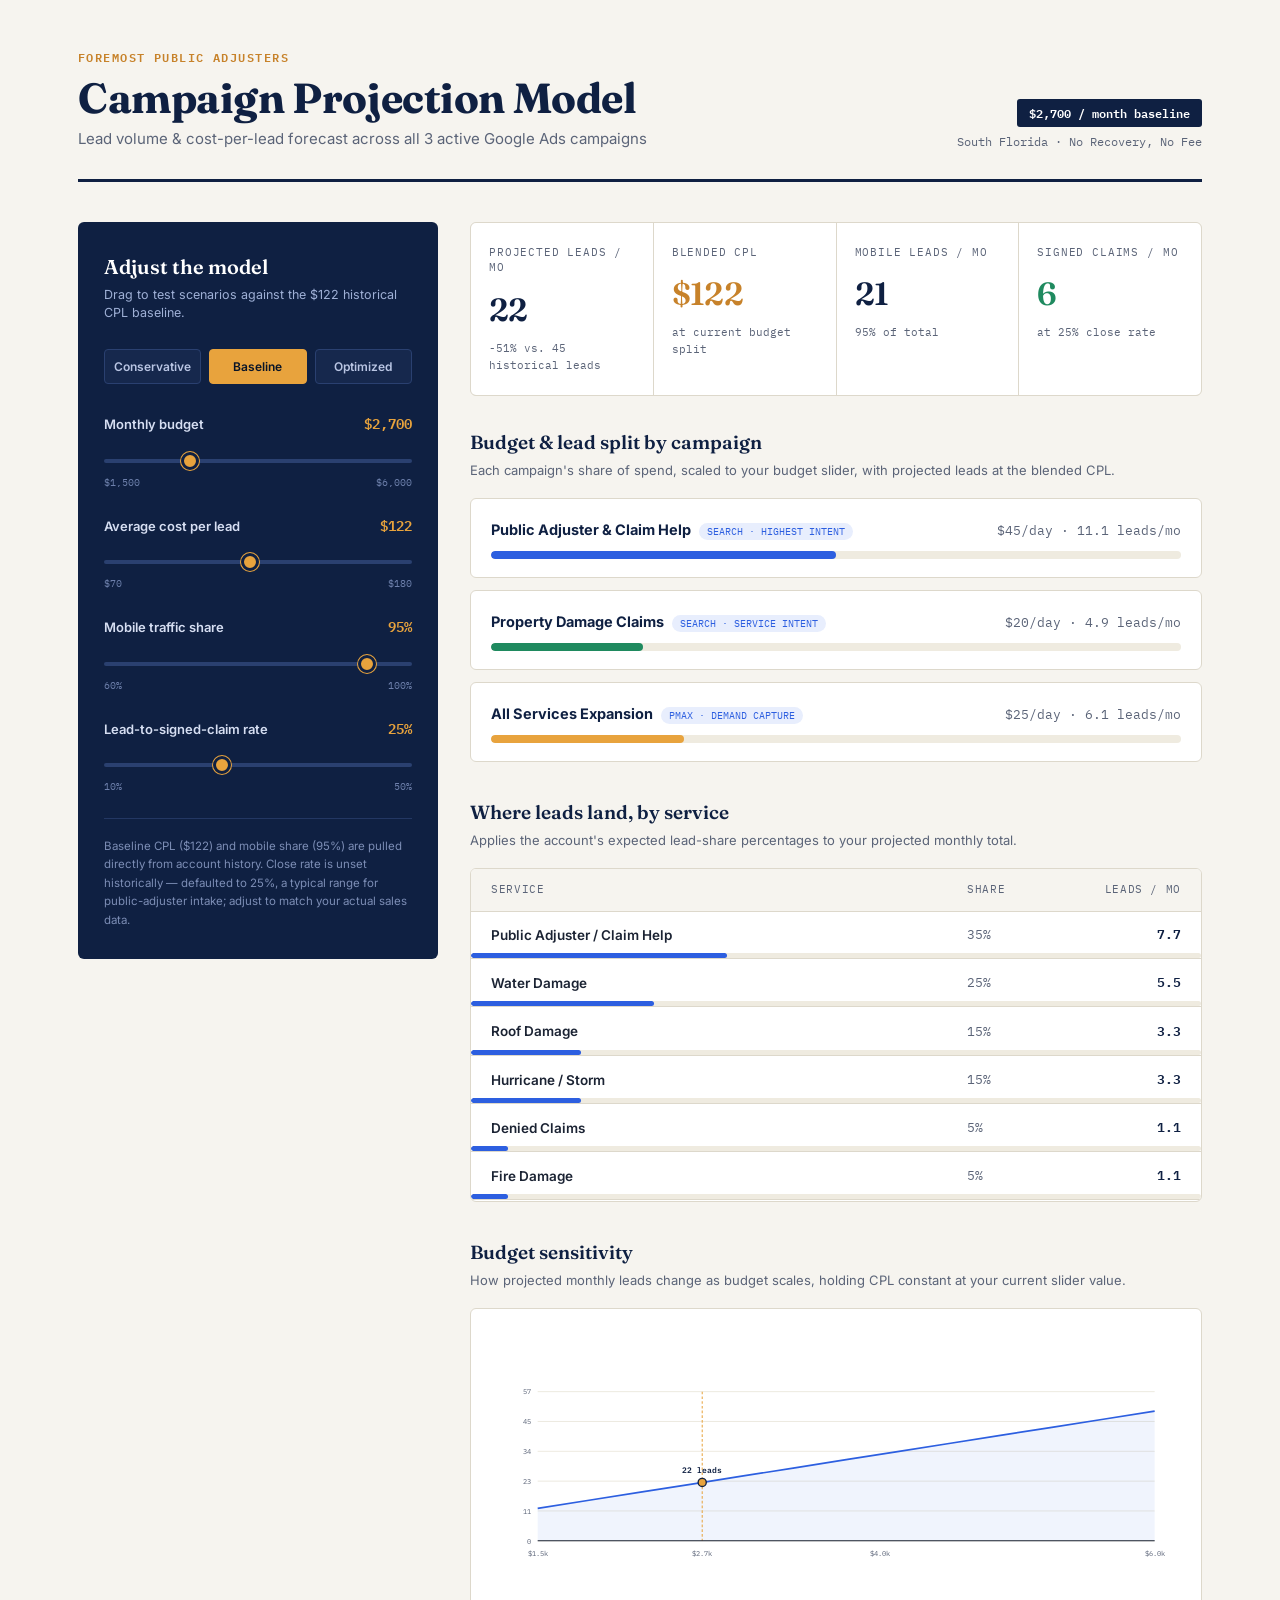
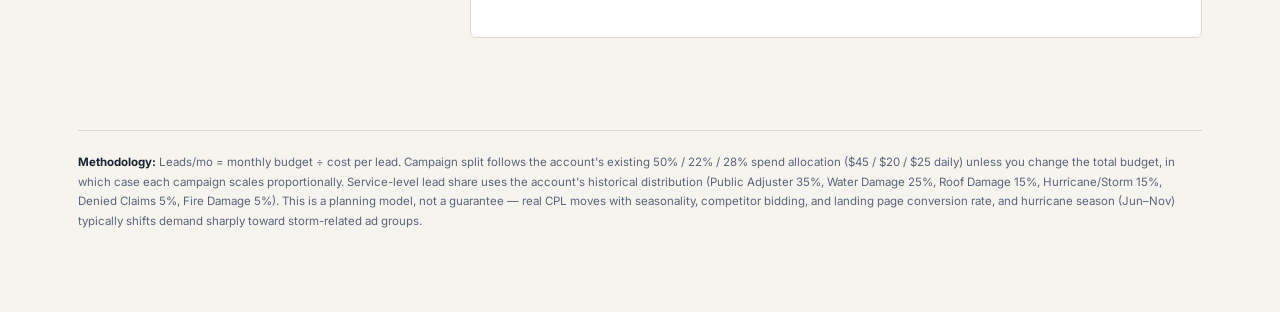
<file: projection-dashboard.html>
<!DOCTYPE html>
<html lang="en">
<head>
<meta charset="UTF-8">
<meta name="viewport" content="width=device-width, initial-scale=1.0">
<title>Foremost PA — Campaign Projection Model</title>
<style>
  @import url('https://fonts.googleapis.com/css2?family=Fraunces:wght@400;600;700&family=IBM+Plex+Mono:wght@400;500;600&family=Inter:wght@400;500;600;700&display=swap');

  :root {
    --navy: #0F2042;
    --navy-deep: #081428;
    --blue: #2D5FE0;
    --blue-light: #E8EEFD;
    --amber: #E8A33D;
    --amber-deep: #C7822A;
    --green: #1F8A5F;
    --green-light: #E3F6ED;
    --red: #C8503D;
    --paper: #F6F4EF;
    --ink: #1B2333;
    --ink-soft: #5B6478;
    --line: #DDD8CB;
    --white: #FFFFFF;
  }

  * { box-sizing: border-box; margin: 0; padding: 0; }

  body {
    background: var(--paper);
    color: var(--ink);
    font-family: 'Inter', sans-serif;
    line-height: 1.5;
    padding: 0;
  }

  .wrap {
    max-width: 1180px;
    margin: 0 auto;
    padding: 48px 28px 80px;
  }

  /* ── Header ───────────────────────────────────── */
  .masthead {
    border-bottom: 3px solid var(--navy);
    padding-bottom: 28px;
    margin-bottom: 40px;
    display: flex;
    justify-content: space-between;
    align-items: flex-end;
    flex-wrap: wrap;
    gap: 16px;
  }
  .masthead-left .kicker {
    font-family: 'IBM Plex Mono', monospace;
    font-size: 12px;
    letter-spacing: 0.12em;
    text-transform: uppercase;
    color: var(--amber-deep);
    font-weight: 600;
    margin-bottom: 10px;
  }
  .masthead-left h1 {
    font-family: 'Fraunces', serif;
    font-weight: 700;
    font-size: 42px;
    color: var(--navy);
    letter-spacing: -0.01em;
    line-height: 1.05;
  }
  .masthead-left .sub {
    font-size: 15px;
    color: var(--ink-soft);
    margin-top: 8px;
  }
  .masthead-right {
    text-align: right;
    font-family: 'IBM Plex Mono', monospace;
    font-size: 12px;
    color: var(--ink-soft);
  }
  .masthead-right .badge {
    display: inline-block;
    background: var(--navy);
    color: var(--white);
    padding: 5px 12px;
    border-radius: 3px;
    font-weight: 600;
    margin-bottom: 6px;
  }

  /* ── Layout grid ──────────────────────────────── */
  .grid {
    display: grid;
    grid-template-columns: 360px 1fr;
    gap: 32px;
  }
  @media (max-width: 880px) {
    .grid { grid-template-columns: 1fr; }
  }

  /* ── Control panel ────────────────────────────── */
  .panel {
    background: var(--navy);
    border-radius: 6px;
    padding: 30px 26px;
    color: var(--white);
    position: sticky;
    top: 24px;
    height: fit-content;
  }
  .panel h2 {
    font-family: 'Fraunces', serif;
    font-size: 20px;
    font-weight: 600;
    margin-bottom: 4px;
  }
  .panel .panel-sub {
    font-size: 12.5px;
    color: #9FB0D6;
    margin-bottom: 26px;
  }
  .field {
    margin-bottom: 24px;
  }
  .field label {
    display: flex;
    justify-content: space-between;
    align-items: baseline;
    font-size: 13px;
    font-weight: 600;
    margin-bottom: 10px;
    color: #D6DEF2;
  }
  .field label .val {
    font-family: 'IBM Plex Mono', monospace;
    color: var(--amber);
    font-size: 14px;
  }
  input[type="range"] {
    -webkit-appearance: none;
    width: 100%;
    height: 4px;
    border-radius: 2px;
    background: #2A4070;
    outline: none;
  }
  input[type="range"]::-webkit-slider-thumb {
    -webkit-appearance: none;
    width: 18px;
    height: 18px;
    border-radius: 50%;
    background: var(--amber);
    border: 3px solid var(--navy);
    cursor: pointer;
    box-shadow: 0 0 0 1px var(--amber);
  }
  input[type="range"]::-moz-range-thumb {
    width: 18px;
    height: 18px;
    border-radius: 50%;
    background: var(--amber);
    border: 3px solid var(--navy);
    cursor: pointer;
  }
  .field .range-labels {
    display: flex;
    justify-content: space-between;
    font-family: 'IBM Plex Mono', monospace;
    font-size: 10px;
    color: #6E80AC;
    margin-top: 6px;
  }
  .scenario-row {
    display: flex;
    gap: 8px;
    margin-bottom: 28px;
  }
  .scenario-btn {
    flex: 1;
    background: #16284D;
    border: 1px solid #2A4070;
    color: #B9C5E3;
    font-family: 'Inter', sans-serif;
    font-size: 12px;
    font-weight: 600;
    padding: 9px 6px;
    border-radius: 4px;
    cursor: pointer;
    transition: all 0.15s ease;
  }
  .scenario-btn:hover { border-color: var(--amber); color: var(--white); }
  .scenario-btn.active { background: var(--amber); border-color: var(--amber); color: var(--navy-deep); }

  .panel-note {
    font-size: 11.5px;
    color: #7C8DB5;
    line-height: 1.6;
    border-top: 1px solid #233763;
    padding-top: 18px;
    margin-top: 4px;
  }

  /* ── Results column ───────────────────────────── */
  .results { min-width: 0; }

  .headline-stats {
    display: grid;
    grid-template-columns: repeat(4, 1fr);
    gap: 1px;
    background: var(--line);
    border: 1px solid var(--line);
    border-radius: 6px;
    overflow: hidden;
    margin-bottom: 32px;
  }
  @media (max-width: 700px) {
    .headline-stats { grid-template-columns: repeat(2, 1fr); }
  }
  .stat {
    background: var(--white);
    padding: 22px 18px;
  }
  .stat .label {
    font-family: 'IBM Plex Mono', monospace;
    font-size: 10.5px;
    text-transform: uppercase;
    letter-spacing: 0.08em;
    color: var(--ink-soft);
    margin-bottom: 10px;
  }
  .stat .num {
    font-family: 'Fraunces', serif;
    font-size: 32px;
    font-weight: 600;
    color: var(--navy);
    letter-spacing: -0.02em;
  }
  .stat .num.amber { color: var(--amber-deep); }
  .stat .num.green { color: var(--green); }
  .stat .delta {
    font-family: 'IBM Plex Mono', monospace;
    font-size: 11px;
    margin-top: 6px;
    color: var(--ink-soft);
  }

  section.block {
    margin-bottom: 36px;
  }
  .block-title {
    font-family: 'Fraunces', serif;
    font-size: 19px;
    font-weight: 600;
    color: var(--navy);
    margin-bottom: 4px;
  }
  .block-desc {
    font-size: 13px;
    color: var(--ink-soft);
    margin-bottom: 18px;
  }

  /* ── Campaign split bars ──────────────────────── */
  .campaign-card {
    background: var(--white);
    border: 1px solid var(--line);
    border-radius: 6px;
    padding: 18px 20px;
    margin-bottom: 12px;
  }
  .campaign-card .top-row {
    display: flex;
    justify-content: space-between;
    align-items: baseline;
    margin-bottom: 6px;
    flex-wrap: wrap;
    gap: 6px;
  }
  .campaign-card .name {
    font-weight: 700;
    font-size: 14.5px;
    color: var(--navy);
  }
  .campaign-card .tag {
    font-family: 'IBM Plex Mono', monospace;
    font-size: 10px;
    text-transform: uppercase;
    background: var(--blue-light);
    color: var(--blue);
    padding: 2px 8px;
    border-radius: 10px;
    margin-left: 8px;
  }
  .campaign-card .figures {
    font-family: 'IBM Plex Mono', monospace;
    font-size: 12.5px;
    color: var(--ink-soft);
  }
  .bar-track {
    height: 8px;
    background: #EFEBE0;
    border-radius: 4px;
    overflow: hidden;
    margin-top: 10px;
  }
  .bar-fill {
    height: 100%;
    border-radius: 4px;
    transition: width 0.4s ease;
  }

  /* ── Lead share table ─────────────────────────── */
  .share-table {
    background: var(--white);
    border: 1px solid var(--line);
    border-radius: 6px;
    overflow: hidden;
  }
  .share-row {
    display: grid;
    grid-template-columns: 1fr 90px 110px;
    align-items: center;
    padding: 13px 20px;
    border-bottom: 1px solid var(--line);
    gap: 14px;
  }
  .share-row:last-child { border-bottom: none; }
  .share-row.header {
    background: var(--paper);
    font-family: 'IBM Plex Mono', monospace;
    font-size: 10.5px;
    text-transform: uppercase;
    letter-spacing: 0.06em;
    color: var(--ink-soft);
  }
  .share-row .svc { font-weight: 600; font-size: 13.5px; }
  .share-row .pct { font-family: 'IBM Plex Mono', monospace; font-size: 13px; color: var(--ink-soft); }
  .share-row .leads { font-family: 'IBM Plex Mono', monospace; font-size: 13px; font-weight: 600; color: var(--navy); text-align: right; }
  .mini-bar-track { height: 5px; background: #EFEBE0; border-radius: 3px; overflow: hidden; grid-column: 1 / -1; margin-top: -6px; margin-bottom: 2px; }
  .mini-bar-fill { height: 100%; background: var(--blue); border-radius: 3px; }

  /* ── Sensitivity chart ─────────────────────────── */
  .chart-card {
    background: var(--white);
    border: 1px solid var(--line);
    border-radius: 6px;
    padding: 24px 26px 18px;
  }
  svg text { font-family: 'IBM Plex Mono', monospace; }

  /* ── Footer ───────────────────────────────────── */
  footer {
    margin-top: 56px;
    padding-top: 22px;
    border-top: 1px solid var(--line);
    font-size: 11.5px;
    color: var(--ink-soft);
    line-height: 1.7;
  }
  footer strong { color: var(--ink); }
</style>
</head>
<body>
<div class="wrap">

  <div class="masthead">
    <div class="masthead-left">
      <div class="kicker">Foremost Public Adjusters</div>
      <h1>Campaign Projection Model</h1>
      <div class="sub">Lead volume &amp; cost-per-lead forecast across all 3 active Google Ads campaigns</div>
    </div>
    <div class="masthead-right">
      <div class="badge">$2,700 / month baseline</div>
      <div>South Florida · No Recovery, No Fee</div>
    </div>
  </div>

  <div class="grid">

    <!-- CONTROL PANEL -->
    <div class="panel">
      <h2>Adjust the model</h2>
      <div class="panel-sub">Drag to test scenarios against the $122 historical CPL baseline.</div>

      <div class="scenario-row">
        <button class="scenario-btn" data-scenario="conservative">Conservative</button>
        <button class="scenario-btn active" data-scenario="baseline">Baseline</button>
        <button class="scenario-btn" data-scenario="optimized">Optimized</button>
      </div>

      <div class="field">
        <label>Monthly budget <span class="val" id="budgetVal">$2,700</span></label>
        <input type="range" id="budget" min="1500" max="6000" step="50" value="2700">
        <div class="range-labels"><span>$1,500</span><span>$6,000</span></div>
      </div>

      <div class="field">
        <label>Average cost per lead <span class="val" id="cplVal">$122</span></label>
        <input type="range" id="cpl" min="70" max="180" step="1" value="122">
        <div class="range-labels"><span>$70</span><span>$180</span></div>
      </div>

      <div class="field">
        <label>Mobile traffic share <span class="val" id="mobileVal">95%</span></label>
        <input type="range" id="mobile" min="60" max="100" step="1" value="95">
        <div class="range-labels"><span>60%</span><span>100%</span></div>
      </div>

      <div class="field">
        <label>Lead-to-signed-claim rate <span class="val" id="closeVal">25%</span></label>
        <input type="range" id="close" min="10" max="50" step="1" value="25">
        <div class="range-labels"><span>10%</span><span>50%</span></div>
      </div>

      <div class="panel-note">
        Baseline CPL ($122) and mobile share (95%) are pulled directly from account history. Close rate is unset historically — defaulted to 25%, a typical range for public-adjuster intake; adjust to match your actual sales data.
      </div>
    </div>

    <!-- RESULTS -->
    <div class="results">

      <div class="headline-stats">
        <div class="stat">
          <div class="label">Projected leads / mo</div>
          <div class="num" id="statLeads">22</div>
          <div class="delta" id="statLeadsDelta">vs. 45 historical (90-day window)</div>
        </div>
        <div class="stat">
          <div class="label">Blended CPL</div>
          <div class="num amber" id="statCPL">$122</div>
          <div class="delta">at current budget split</div>
        </div>
        <div class="stat">
          <div class="label">Mobile leads / mo</div>
          <div class="num" id="statMobile">21</div>
          <div class="delta" id="statMobileDelta">95% of total</div>
        </div>
        <div class="stat">
          <div class="label">Signed claims / mo</div>
          <div class="num green" id="statClaims">5</div>
          <div class="delta" id="statClaimsDelta">at 25% close rate</div>
        </div>
      </div>

      <section class="block">
        <div class="block-title">Budget &amp; lead split by campaign</div>
        <div class="block-desc">Each campaign's share of spend, scaled to your budget slider, with projected leads at the blended CPL.</div>

        <div class="campaign-card">
          <div class="top-row">
            <div><span class="name">Public Adjuster &amp; Claim Help</span><span class="tag">Search · Highest Intent</span></div>
            <div class="figures" id="c1-figures">$45/day · 11 leads/mo</div>
          </div>
          <div class="bar-track"><div class="bar-fill" id="c1-bar" style="width:50%; background:var(--blue);"></div></div>
        </div>

        <div class="campaign-card">
          <div class="top-row">
            <div><span class="name">Property Damage Claims</span><span class="tag">Search · Service Intent</span></div>
            <div class="figures" id="c2-figures">$20/day · 5 leads/mo</div>
          </div>
          <div class="bar-track"><div class="bar-fill" id="c2-bar" style="width:22%; background:var(--green);"></div></div>
        </div>

        <div class="campaign-card">
          <div class="top-row">
            <div><span class="name">All Services Expansion</span><span class="tag">PMax · Demand Capture</span></div>
            <div class="figures" id="c3-figures">$25/day · 6 leads/mo</div>
          </div>
          <div class="bar-track"><div class="bar-fill" id="c3-bar" style="width:28%; background:var(--amber);"></div></div>
        </div>
      </section>

      <section class="block">
        <div class="block-title">Where leads land, by service</div>
        <div class="block-desc">Applies the account's expected lead-share percentages to your projected monthly total.</div>
        <div class="share-table" id="shareTable"></div>
      </section>

      <section class="block">
        <div class="block-title">Budget sensitivity</div>
        <div class="block-desc">How projected monthly leads change as budget scales, holding CPL constant at your current slider value.</div>
        <div class="chart-card">
          <svg id="sensChart" viewBox="0 0 1000 280" width="100%" height="280"></svg>
        </div>
      </section>

    </div>
  </div>

  <footer>
    <strong>Methodology:</strong> Leads/mo = monthly budget ÷ cost per lead. Campaign split follows the account's existing 50% / 22% / 28% spend allocation ($45 / $20 / $25 daily) unless you change the total budget, in which case each campaign scales proportionally. Service-level lead share uses the account's historical distribution (Public Adjuster 35%, Water Damage 25%, Roof Damage 15%, Hurricane/Storm 15%, Denied Claims 5%, Fire Damage 5%). This is a planning model, not a guarantee — real CPL moves with seasonality, competitor bidding, and landing page conversion rate, and hurricane season (Jun–Nov) typically shifts demand sharply toward storm-related ad groups.
  </footer>

</div>

<script>
(function() {
  const budgetSlider = document.getElementById('budget');
  const cplSlider = document.getElementById('cpl');
  const mobileSlider = document.getElementById('mobile');
  const closeSlider = document.getElementById('close');

  const budgetVal = document.getElementById('budgetVal');
  const cplVal = document.getElementById('cplVal');
  const mobileVal = document.getElementById('mobileVal');
  const closeVal = document.getElementById('closeVal');

  const campaignSplit = [
    { key: 'c1', name: 'Public Adjuster & Claim Help', share: 45/90, color: 'var(--blue)' },
    { key: 'c2', name: 'Property Damage Claims', share: 20/90, color: 'var(--green)' },
    { key: 'c3', name: 'All Services Expansion', share: 25/90, color: 'var(--amber)' },
  ];

  const leadShare = [
    { service: 'Public Adjuster / Claim Help', share: 0.35 },
    { service: 'Water Damage', share: 0.25 },
    { service: 'Roof Damage', share: 0.15 },
    { service: 'Hurricane / Storm', share: 0.15 },
    { service: 'Denied Claims', share: 0.05 },
    { service: 'Fire Damage', share: 0.05 },
  ];

  const scenarios = {
    conservative: { budget: 2700, cpl: 150, mobile: 90, close: 18 },
    baseline:     { budget: 2700, cpl: 122, mobile: 95, close: 25 },
    optimized:    { budget: 2700, cpl: 95,  mobile: 96, close: 32 },
  };

  function fmtMoney(n) {
    return '$' + Math.round(n).toLocaleString('en-US');
  }

  function buildShareTable() {
    const table = document.getElementById('shareTable');
    let html = '<div class="share-row header"><div>Service</div><div>Share</div><div style="text-align:right">Leads / mo</div></div>';
    table.innerHTML = html;
  }

  function render() {
    const budget = parseFloat(budgetSlider.value);
    const cpl = parseFloat(cplSlider.value);
    const mobile = parseFloat(mobileSlider.value);
    const close = parseFloat(closeSlider.value);

    budgetVal.textContent = fmtMoney(budget);
    cplVal.textContent = '$' + cpl;
    mobileVal.textContent = mobile + '%';
    closeVal.textContent = close + '%';

    const totalLeads = budget / cpl;
    const mobileLeads = totalLeads * (mobile / 100);
    const claims = totalLeads * (close / 100);

    document.getElementById('statLeads').textContent = Math.round(totalLeads);
    document.getElementById('statCPL').textContent = '$' + cpl;
    document.getElementById('statMobile').textContent = Math.round(mobileLeads);
    document.getElementById('statMobileDelta').textContent = mobile + '% of total';
    document.getElementById('statClaims').textContent = Math.round(claims);
    document.getElementById('statClaimsDelta').textContent = 'at ' + close + '% close rate';

    const histDeltaPct = Math.round(((totalLeads - 45) / 45) * 100);
    const deltaSign = histDeltaPct >= 0 ? '+' : '';
    document.getElementById('statLeadsDelta').textContent = deltaSign + histDeltaPct + '% vs. 45 historical leads';

    // campaign cards
    campaignSplit.forEach(c => {
      const campBudget = budget * c.share;
      const campLeads = campBudget / cpl;
      const dailyEq = (campBudget / 30).toFixed(0);
      document.getElementById(c.key + '-figures').textContent =
        '$' + dailyEq + '/day · ' + campLeads.toFixed(1) + ' leads/mo';
      document.getElementById(c.key + '-bar').style.width = (c.share * 100).toFixed(0) + '%';
    });

    // lead share table
    const table = document.getElementById('shareTable');
    let html = '<div class="share-row header"><div>Service</div><div>Share</div><div style="text-align:right">Leads / mo</div></div>';
    leadShare.forEach(s => {
      const leads = totalLeads * s.share;
      html += `
        <div class="share-row">
          <div class="svc">${s.service}</div>
          <div class="pct">${(s.share*100).toFixed(0)}%</div>
          <div class="leads">${leads.toFixed(1)}</div>
        </div>
        <div class="mini-bar-track"><div class="mini-bar-fill" style="width:${(s.share*100).toFixed(0)}%"></div></div>
      `;
    });
    table.innerHTML = html;

    drawSensitivityChart(cpl, budget);
  }

  function drawSensitivityChart(cpl, currentBudget) {
    const svg = document.getElementById('sensChart');
    const W = 1000, H = 280;
    const padL = 60, padR = 30, padT = 20, padB = 40;
    const plotW = W - padL - padR, plotH = H - padT - padB;

    const minB = 1500, maxB = 6000;
    const points = [];
    const steps = 12;
    for (let i = 0; i <= steps; i++) {
      const b = minB + (maxB - minB) * (i / steps);
      const leads = b / cpl;
      points.push({ b, leads });
    }
    const maxLeads = Math.max(...points.map(p => p.leads)) * 1.15;

    function x(b) { return padL + ((b - minB) / (maxB - minB)) * plotW; }
    function y(l) { return padT + plotH - (l / maxLeads) * plotH; }

    let svgContent = '';

    // gridlines
    const ySteps = 5;
    for (let i = 0; i <= ySteps; i++) {
      const val = (maxLeads / ySteps) * i;
      const yy = y(val);
      svgContent += `<line x1="${padL}" y1="${yy}" x2="${W-padR}" y2="${yy}" stroke="#E5E0D2" stroke-width="1"/>`;
      svgContent += `<text x="${padL-10}" y="${yy+4}" text-anchor="end" font-size="11" fill="#5B6478">${Math.round(val)}</text>`;
    }

    // x axis labels
    [minB, 2700, 4000, maxB].forEach(b => {
      const xx = x(b);
      svgContent += `<text x="${xx}" y="${H-padB+22}" text-anchor="middle" font-size="11" fill="#5B6478">$${(b/1000).toFixed(1)}k</text>`;
    });

    // line path
    let path = 'M ' + points.map(p => `${x(p.b).toFixed(1)},${y(p.leads).toFixed(1)}`).join(' L ');
    svgContent += `<path d="${path}" fill="none" stroke="#2D5FE0" stroke-width="2.5"/>`;

    // area under line
    let areaPath = path + ` L ${x(maxB)},${padT+plotH} L ${x(minB)},${padT+plotH} Z`;
    svgContent += `<path d="${areaPath}" fill="#2D5FE0" opacity="0.07"/>`;

    // current budget marker
    const curX = x(Math.max(minB, Math.min(maxB, currentBudget)));
    const curLeads = currentBudget / cpl;
    const curY = y(curLeads);
    svgContent += `<line x1="${curX}" y1="${padT}" x2="${curX}" y2="${padT+plotH}" stroke="#E8A33D" stroke-width="1.5" stroke-dasharray="4,3"/>`;
    svgContent += `<circle cx="${curX}" cy="${curY}" r="6" fill="#E8A33D" stroke="#0F2042" stroke-width="2"/>`;
    svgContent += `<text x="${curX}" y="${curY-14}" text-anchor="middle" font-size="12" font-weight="600" fill="#0F2042">${curLeads.toFixed(0)} leads</text>`;

    // axis lines
    svgContent += `<line x1="${padL}" y1="${padT+plotH}" x2="${W-padR}" y2="${padT+plotH}" stroke="#1B2333" stroke-width="1.5"/>`;

    svg.innerHTML = svgContent;
  }

  [budgetSlider, cplSlider, mobileSlider, closeSlider].forEach(s => {
    s.addEventListener('input', () => {
      document.querySelectorAll('.scenario-btn').forEach(b => b.classList.remove('active'));
      render();
    });
  });

  document.querySelectorAll('.scenario-btn').forEach(btn => {
    btn.addEventListener('click', () => {
      document.querySelectorAll('.scenario-btn').forEach(b => b.classList.remove('active'));
      btn.classList.add('active');
      const s = scenarios[btn.dataset.scenario];
      budgetSlider.value = s.budget;
      cplSlider.value = s.cpl;
      mobileSlider.value = s.mobile;
      closeSlider.value = s.close;
      render();
    });
  });

  buildShareTable();
  render();
})();
</script>
</body>
</html>
</file>
<file: styles.css>
/* =================================================================
   FOREMOST PUBLIC ADJUSTERS — GROWTH INTELLIGENCE REPORT
   Mobile-first · no dependencies · GitHub Pages ready
   ================================================================= */

:root{
  /* palette */
  --navy:#0B1F3A; --navy-mid:#142E52; --navy-soft:#1E3F6F;
  --paper:#FBFAF7; --surface:#FFFFFF; --surface-alt:#F4F2EC;
  --gold:#C9A84C; --gold-deep:#A8842F; --gold-pale:#F4ECD4;
  --green:#1A7F4E; --green-pale:#E2F2E9;
  --red:#B91C1C; --red-pale:#FBE8E8;
  --amber:#C77B12; --amber-pale:#FBEFD9;
  --teal:#0F766E;
  --ink:#0B1F3A; --body:#3A4252; --muted:#6E7480;
  --line:#E7E2D5; --line-soft:#EFEBE0;
  /* type */
  --sans:-apple-system,BlinkMacSystemFont,"Segoe UI",Roboto,Helvetica,Arial,"Apple Color Emoji","Segoe UI Emoji",sans-serif;
  --serif:ui-serif,"Iowan Old Style","Palatino Linotype",Palatino,Georgia,"Times New Roman",serif;
  --mono:ui-monospace,"SF Mono","Cascadia Code",Menlo,Consolas,monospace;
  /* layout */
  --wrap:1120px; --pad:clamp(20px,5vw,40px); --nav-h:60px;
  --r:14px; --r-sm:9px;
  --sh-1:0 1px 2px rgba(11,31,58,.05),0 6px 18px rgba(11,31,58,.06);
  --sh-2:0 12px 40px rgba(11,31,58,.12);
}

*,*::before,*::after{box-sizing:border-box}
html{scroll-behavior:smooth;scroll-padding-top:calc(var(--nav-h) + 14px);-webkit-text-size-adjust:100%}
body{
  margin:0;font-family:var(--sans);color:var(--body);background:var(--paper);
  font-size:16px;line-height:1.62;-webkit-font-smoothing:antialiased;text-rendering:optimizeLegibility;
  overflow-x:hidden;
}
img,svg{max-width:100%;display:block}
a{color:inherit}
h1,h2,h3,h4{color:var(--ink);line-height:1.14;letter-spacing:-.02em;margin:0}
.serif{font-family:var(--serif);font-weight:600;letter-spacing:-.01em;font-style:normal}
.wrap{width:100%;max-width:var(--wrap);margin:0 auto;padding-inline:var(--pad)}

/* ---------- shared atoms ---------- */
.eyebrow{font-family:var(--mono);font-size:.7rem;letter-spacing:.18em;text-transform:uppercase;color:var(--gold-deep);margin:0 0 .5rem;font-weight:600}
.lede{font-size:clamp(1.05rem,2.4vw,1.3rem);line-height:1.55;color:var(--ink);max-width:62ch;margin:0 0 2rem;font-weight:400}
.lede--light{color:#E9EEF6}
.body{font-size:1rem;color:var(--body);margin:0 0 1rem}
.cap{font-size:.82rem;color:var(--muted);margin:.2rem 0 1rem}
.cap--light{color:#9FB0C8}
.mini-h{font-size:1.05rem;font-weight:700;color:var(--ink);margin:0 0 .35rem;letter-spacing:-.01em}
.mini-h--light{color:#fff}

.btn{display:inline-flex;align-items:center;justify-content:center;gap:.5rem;padding:.85rem 1.4rem;border-radius:100px;font-weight:600;font-size:.92rem;text-decoration:none;border:1.5px solid transparent;transition:transform .18s ease,box-shadow .18s ease,background .18s;cursor:pointer}
.btn--primary{background:var(--navy);color:#fff;box-shadow:var(--sh-1)}
.btn--primary:hover{transform:translateY(-2px);box-shadow:var(--sh-2);background:var(--navy-mid)}
.btn--ghost{border-color:var(--line);color:var(--ink);background:transparent}
.btn--ghost:hover{border-color:var(--gold);color:var(--gold-deep)}

/* =================================================================
   NAV
   ================================================================= */
.scroll-progress{position:fixed;top:0;left:0;height:3px;width:0;background:linear-gradient(90deg,var(--gold),var(--gold-deep));z-index:120;transition:width .1s linear}
.nav{position:sticky;top:0;z-index:100;background:rgba(251,250,247,.86);backdrop-filter:saturate(180%) blur(14px);-webkit-backdrop-filter:saturate(180%) blur(14px);border-bottom:1px solid var(--line-soft)}
.nav__inner{max-width:var(--wrap);margin:0 auto;padding-inline:var(--pad);height:var(--nav-h);display:flex;align-items:center;justify-content:space-between;gap:1rem}
.nav__brand{display:flex;align-items:center;gap:.6rem;text-decoration:none;font-weight:700;color:var(--ink);letter-spacing:-.01em}
.nav__mark{font-family:var(--mono);font-size:.7rem;font-weight:700;letter-spacing:.05em;background:var(--navy);color:var(--gold);padding:.35rem .45rem;border-radius:7px}
.nav__brandtext{font-size:.95rem}
.nav__brandtext em{font-style:normal;color:var(--gold-deep);font-weight:600}
.nav__toggle{display:inline-flex;flex-direction:column;gap:5px;background:none;border:0;padding:8px;cursor:pointer}
.nav__toggle span{width:22px;height:2px;background:var(--ink);border-radius:2px;transition:.25s}
.nav__toggle[aria-expanded="true"] span:nth-child(1){transform:translateY(7px) rotate(45deg)}
.nav__toggle[aria-expanded="true"] span:nth-child(2){opacity:0}
.nav__toggle[aria-expanded="true"] span:nth-child(3){transform:translateY(-7px) rotate(-45deg)}
.nav__menu{position:fixed;inset:var(--nav-h) 0 auto 0;background:var(--paper);border-bottom:1px solid var(--line);display:flex;flex-direction:column;padding:.5rem var(--pad) 1.25rem;gap:.15rem;transform:translateY(-130%);transition:transform .3s cubic-bezier(.4,0,.2,1);box-shadow:var(--sh-1);max-height:calc(100vh - var(--nav-h));overflow:auto}
.nav__menu.is-open{transform:translateY(0)}
.nav__menu a{text-decoration:none;color:var(--body);font-weight:500;font-size:.95rem;padding:.7rem .25rem;border-bottom:1px solid var(--line-soft)}
.nav__menu a.is-current{color:var(--gold-deep)}
.nav__menu a:last-child{border-bottom:0}
.nav__cta{color:var(--gold-deep)!important;font-weight:700!important}

/* =================================================================
   HERO
   ================================================================= */
.hero{position:relative;background:
   radial-gradient(1200px 500px at 100% -10%,rgba(201,168,76,.10),transparent 60%),
   linear-gradient(180deg,var(--surface),var(--paper));
   border-bottom:1px solid var(--line-soft);overflow:hidden;padding-top:clamp(2.5rem,8vw,4.5rem)}
.hero__grid{display:flex;flex-direction:column;gap:2.5rem;padding-bottom:2.5rem}
.hero__title{font-size:clamp(2.4rem,9vw,4.6rem);font-weight:800;letter-spacing:-.035em;margin:.4rem 0 .9rem}
.hero__title .serif{display:block;font-weight:600;color:var(--gold-deep);font-size:.82em;letter-spacing:-.02em}
.hero__sub{font-size:clamp(1rem,2.6vw,1.18rem);color:var(--body);max-width:46ch;margin:0 0 1.8rem}
.hero__opp{border-left:3px solid var(--gold);padding:.2rem 0 .2rem 1.1rem;margin:0 0 2rem}
.hero__opp-label{font-family:var(--mono);font-size:.66rem;letter-spacing:.16em;text-transform:uppercase;color:var(--muted);margin:0 0 .4rem}
.hero__opp-stmt{font-size:1.05rem;color:var(--ink);margin:0;line-height:1.5}
.hero__opp-stmt strong{color:var(--gold-deep)}
.hero__actions{display:flex;flex-wrap:wrap;gap:.75rem}

.hero__metrics{display:grid;grid-template-columns:1fr 1fr;gap:.7rem}
.metric{background:var(--surface);border:1px solid var(--line);border-radius:var(--r);padding:1.1rem 1.15rem;box-shadow:var(--sh-1)}
.metric__val{display:block;font-size:1.7rem;font-weight:800;color:var(--ink);letter-spacing:-.03em;line-height:1}
.metric__lbl{display:block;font-size:.78rem;color:var(--muted);margin-top:.45rem;line-height:1.35}
.metric__lbl em{font-style:normal;color:var(--gold-deep)}
.metric--feature{grid-column:1/-1;background:linear-gradient(135deg,var(--navy),var(--navy-mid));border-color:var(--navy-mid)}
.metric--feature .metric__val{color:#fff;font-size:2.6rem}
.metric--feature .metric__lbl{color:#AFC0DA}
.metric--feature .metric__lbl em{color:var(--gold)}

.hero__ticker{border-top:1px solid var(--line-soft);background:var(--surface);overflow:hidden;white-space:nowrap;padding:.7rem 0}
.hero__ticker-track{display:inline-flex;gap:0;animation:ticker 38s linear infinite;will-change:transform}
.hero__ticker-track span{font-family:var(--mono);font-size:.74rem;color:var(--muted);padding:0 1.4rem;border-right:1px solid var(--line);text-transform:uppercase;letter-spacing:.04em}
@keyframes ticker{from{transform:translateX(0)}to{transform:translateX(-50%)}}

/* =================================================================
   INVESTOR COVER  (hidden on screen unless body.show-cover; prints page 1)
   ================================================================= */
.cover{display:none}
body.show-cover{overflow-x:hidden}
body.show-cover .cover{
  display:flex;position:relative;min-height:100vh;min-height:100svh;flex-direction:column;justify-content:center;
  background:radial-gradient(1000px 620px at 86% -8%,rgba(201,168,76,.20),transparent 58%),linear-gradient(158deg,#0B1F3A,#0E2647 58%,#08172C);
  color:#fff;padding:clamp(2.4rem,8vw,5rem) var(--pad);overflow:hidden
}
.cover__inner{max-width:var(--wrap);margin:0 auto;width:100%;position:relative;z-index:2}
.cover__eyebrow{font-family:var(--mono);font-size:.72rem;letter-spacing:.22em;text-transform:uppercase;color:var(--gold);margin:0 0 clamp(1.4rem,4vw,2.4rem);display:flex;align-items:center;gap:.8rem}
.cover__eyebrow::before{content:"";width:36px;height:1px;background:var(--gold);flex:0 0 auto}
.cover__client{font-size:clamp(1.05rem,3vw,1.45rem);font-weight:600;letter-spacing:-.01em;color:#fff;margin:0 0 1.3rem}
.cover__client span{color:var(--gold)}
.cover__thesis{font-family:var(--serif);font-weight:600;font-size:clamp(2rem,6.4vw,4rem);line-height:1.07;letter-spacing:-.02em;color:#fff;max-width:20ch;margin:0 0 1.4rem}
.cover__sub{font-size:clamp(1rem,2.4vw,1.2rem);line-height:1.5;color:#AFC0DA;max-width:56ch;margin:0 0 clamp(2.2rem,5vw,3rem)}
.cover__metrics{display:grid;grid-template-columns:1fr 1fr;gap:1px;background:rgba(255,255,255,.13);border:1px solid rgba(255,255,255,.13);border-radius:14px;overflow:hidden;max-width:780px}
.cover__metric{background:#0B1F3A;padding:1.2rem 1.3rem}
.cover__metric b{display:block;font-size:clamp(1.6rem,5.4vw,2.4rem);font-weight:800;color:var(--gold);letter-spacing:-.03em;line-height:1}
.cover__metric span{display:block;font-size:.79rem;color:#AFC0DA;margin-top:.45rem;line-height:1.35}
.cover__foot{display:flex;flex-wrap:wrap;gap:.4rem 1.4rem;justify-content:space-between;align-items:center;margin-top:clamp(2rem,5vw,3rem);padding-top:1.3rem;border-top:1px solid rgba(255,255,255,.13);font-family:var(--mono);font-size:.74rem;color:#8294AE;letter-spacing:.02em}
.cover__foot b{color:#E7ECF4;font-weight:600}
.cover__enter{position:absolute;left:50%;bottom:1.3rem;transform:translateX(-50%);z-index:3;font-family:var(--mono);font-size:.7rem;letter-spacing:.1em;text-transform:uppercase;color:#AFC0DA;background:none;border:0;cursor:pointer;display:inline-flex;align-items:center;gap:.5rem}
.cover__enter span{display:inline-block;animation:bob 1.8s ease-in-out infinite}
@keyframes bob{0%,100%{transform:translateY(0)}50%{transform:translateY(5px)}}
@media (min-width:768px){.cover__metrics{grid-template-columns:repeat(4,1fr)}}

/* =================================================================
   SECTION SHELL
   ================================================================= */
.section{padding:clamp(3.2rem,9vw,6rem) 0;border-bottom:1px solid var(--line-soft)}
.section--alt{background:var(--surface-alt)}
.section--dark{background:linear-gradient(180deg,var(--navy),var(--navy-mid));border-color:var(--navy-mid);color:#D7DFEC}
.section--dark h2,.section--dark .mini-h{color:#fff}
.sec-head{display:flex;align-items:flex-start;gap:1rem;margin:0 0 2rem}
.sec-num{font-family:var(--mono);font-size:.78rem;font-weight:700;color:#fff;background:var(--gold-deep);border-radius:8px;padding:.45rem .55rem;letter-spacing:.02em;flex:0 0 auto;margin-top:.2rem}
.sec-head h2{font-size:clamp(1.7rem,5.5vw,2.6rem);font-weight:800;letter-spacing:-.03em}
.sec-head--light .eyebrow{color:var(--gold)}

/* layout grids */
.cols-2{display:grid;gap:2rem;grid-template-columns:1fr}
.cols-3{display:grid;gap:1rem;grid-template-columns:1fr}

/* panels */
.panel{background:var(--surface);border:1px solid var(--line);border-radius:var(--r);padding:1.4rem 1.4rem 1.5rem;box-shadow:var(--sh-1)}
.panel--win{border-top:3px solid var(--green)}
.panel--risk{border-top:3px solid var(--red)}
.panel__h{display:flex;align-items:center;gap:.5rem;font-size:1rem;margin:0 0 .9rem;font-weight:700}
.dot{width:9px;height:9px;border-radius:50%;flex:0 0 auto}
.dot--green{background:var(--green)}.dot--red{background:var(--red)}
.finds{list-style:none;margin:0;padding:0;display:flex;flex-direction:column;gap:.7rem}
.finds li{position:relative;padding-left:1.3rem;font-size:.93rem;line-height:1.5}
.finds li::before{content:"";position:absolute;left:0;top:.55em;width:6px;height:6px;border-radius:50%;background:var(--gold)}
.finds li b{color:var(--ink)}

/* opportunity cards */
.opp-cards{margin-top:1.5rem}
.opp-card{background:var(--surface);border:1px solid var(--line);border-radius:var(--r);padding:1.6rem;box-shadow:var(--sh-1);position:relative;overflow:hidden}
.opp-card::after{content:"";position:absolute;right:-40px;top:-40px;width:120px;height:120px;background:radial-gradient(circle,rgba(201,168,76,.14),transparent 70%)}
.opp-card__big{font-size:1.5rem;line-height:1.15;color:var(--ink);margin:.3rem 0 .8rem}
.opp-card__body{font-size:.93rem;color:var(--body);margin:0}
.opp-card__body a{color:var(--gold-deep);font-weight:600}

/* fact grid + chips */
.factgrid{display:grid;grid-template-columns:1fr;gap:.6rem;margin-top:1.5rem}
.fact{display:flex;flex-direction:column;gap:.15rem;background:var(--surface);border:1px solid var(--line);border-radius:var(--r-sm);padding:.8rem 1rem}
.fact__k{font-family:var(--mono);font-size:.66rem;letter-spacing:.12em;text-transform:uppercase;color:var(--muted)}
.fact__v{font-weight:600;color:var(--ink);font-size:.95rem}
.chips{display:flex;flex-wrap:wrap;gap:.5rem;margin:0 0 1.8rem}
.chip{background:var(--surface);border:1px solid var(--line);border-radius:100px;padding:.4rem .85rem;font-size:.82rem;font-weight:500;color:var(--ink)}

/* KPI rows */
.kpi-row{display:grid;grid-template-columns:1fr 1fr;gap:.7rem;margin:0 0 2rem}
.kpi{background:var(--surface);border:1px solid var(--line);border-radius:var(--r);padding:1.1rem;box-shadow:var(--sh-1)}
.kpi__v{display:block;font-size:1.55rem;font-weight:800;color:var(--ink);letter-spacing:-.03em;line-height:1}
.kpi__l{display:block;font-size:.76rem;color:var(--muted);margin-top:.4rem;line-height:1.35}

/* numbered/ordered lists */
.numlist{counter-reset:n;list-style:none;margin:0;padding:0;display:flex;flex-direction:column;gap:1rem}
.numlist li{counter-increment:n;position:relative;padding-left:2.4rem;font-size:.95rem;line-height:1.5}
.numlist li::before{content:counter(n,decimal-leading-zero);position:absolute;left:0;top:0;font-family:var(--mono);font-size:.8rem;font-weight:700;color:var(--gold-deep);background:var(--gold-pale);border-radius:7px;padding:.25rem .4rem}
.numlist li b{color:var(--ink)}

/* charts */
.chart{width:100%;min-height:230px;background:var(--surface);border:1px solid var(--line);border-radius:var(--r);padding:1rem;box-shadow:var(--sh-1)}
.chart--dark{background:rgba(255,255,255,.04);border-color:rgba(255,255,255,.12)}
.chart svg{width:100%;height:auto;overflow:visible}

/* data tables */
.table-wrap{margin:1.5rem 0 0;overflow-x:auto;-webkit-overflow-scrolling:touch}
.dt{width:100%;border-collapse:collapse;font-size:.86rem;background:var(--surface);border:1px solid var(--line);border-radius:var(--r);overflow:hidden}
.dt thead{background:var(--navy)}
.dt th{color:#E7ECF4;text-align:left;font-weight:600;font-size:.72rem;letter-spacing:.04em;text-transform:uppercase;padding:.7rem .8rem;white-space:nowrap}
.dt td{padding:.7rem .8rem;border-top:1px solid var(--line-soft);color:var(--body);white-space:nowrap}
.dt tbody tr:hover{background:var(--surface-alt)}
.dt td:first-child{color:var(--ink);font-weight:600}
.dt .is-total td{background:var(--gold-pale);font-weight:700;color:var(--ink);border-top:2px solid var(--gold)}
.dt .is-star td{background:var(--green-pale)}
.dt .is-you td{background:var(--gold-pale);font-weight:700}

.tag{display:inline-block;font-size:.7rem;font-weight:700;padding:.2rem .55rem;border-radius:100px;background:var(--surface-alt);color:var(--body);border:1px solid var(--line)}
.tag--green{background:var(--green-pale);color:var(--green);border-color:transparent}
.tag--red{background:var(--red-pale);color:var(--red);border-color:transparent}
.tag--amber{background:var(--amber-pale);color:var(--amber);border-color:transparent}
.tag--up{background:#E6EEF8;color:var(--navy-soft);border-color:transparent}
.tag--core{background:var(--navy);color:#fff;border-color:transparent}
.tag--exp{background:var(--gold-pale);color:var(--gold-deep);border-color:transparent}
.tag--down{background:var(--red-pale);color:var(--red);border-color:transparent}
.pri{font-family:var(--mono);font-size:.7rem;font-weight:700;padding:.15rem .45rem;border-radius:5px}
.pri--hi{background:var(--red-pale);color:var(--red)}
.pri--md{background:var(--amber-pale);color:var(--amber)}
.pri--lo{background:var(--surface-alt);color:var(--muted)}

/* callouts */
.callout{background:var(--navy);color:#E7ECF4;border-radius:var(--r);padding:1.3rem 1.4rem;font-size:.97rem;margin:1.6rem 0 0;line-height:1.55;box-shadow:var(--sh-1);border-left:4px solid var(--gold)}
.callout strong{color:#fff}
.callout em{color:var(--gold);font-style:normal}
.callout--info{background:var(--surface);color:var(--body);border:1px solid var(--line);border-left:4px solid var(--teal)}
.callout--info strong{color:var(--ink)}

/* device cards */
.device-card{background:var(--surface);border:1px solid var(--line);border-radius:var(--r);padding:1.3rem;box-shadow:var(--sh-1);text-align:left}
.device-card__ico{font-size:1.4rem;color:var(--gold-deep)}
.device-card h4{font-size:1rem;margin:.4rem 0 .2rem}
.device-card__stat{font-size:2rem;font-weight:800;color:var(--ink);margin:.2rem 0;letter-spacing:-.03em}
.device-card__stat small{font-size:.8rem;font-weight:500;color:var(--muted)}
.device-card ul{list-style:none;margin:.4rem 0;padding:0;display:flex;flex-wrap:wrap;gap:.3rem .9rem;font-size:.82rem;color:var(--body)}
.device-card__note{font-size:.78rem;font-weight:600;margin:.5rem 0 0;color:var(--muted)}
.device-card__note.good{color:var(--green)}.device-card__note.bad{color:var(--red)}

/* negatives */
.negs{margin-top:1.6rem;background:var(--surface);border:1px solid var(--line);border-radius:var(--r);padding:1.3rem 1.4rem;box-shadow:var(--sh-1)}
.negs__list{display:flex;flex-wrap:wrap;gap:.5rem;margin:.6rem 0}
.negs__list span{background:var(--red-pale);color:var(--red);border-radius:7px;padding:.35rem .7rem;font-size:.82rem;font-weight:600}
.negs__list i{font-style:normal;color:#9b6a6a;font-weight:400}

/* silos */
.silos{display:grid;grid-template-columns:1fr 1fr;gap:.6rem;margin:.4rem 0 1rem}
.silo{background:var(--surface);border:1px solid var(--line);border-radius:var(--r-sm);padding:.8rem;display:flex;align-items:center;gap:.7rem}
.silo__n{font-family:var(--mono);font-weight:800;color:var(--gold-deep);background:var(--gold-pale);border-radius:7px;padding:.3rem .5rem;font-size:.85rem}
.silo__t{font-size:.84rem;font-weight:600;color:var(--ink);line-height:1.2}

/* before/after */
.ba{display:flex;flex-direction:column;gap:.8rem;margin-top:.4rem}
.ba__row{background:var(--surface);border:1px solid var(--line);border-radius:var(--r);padding:1rem 1.1rem;box-shadow:var(--sh-1)}
.ba__url{font-family:var(--mono);font-size:.8rem;color:var(--gold-deep);margin:0 0 .6rem;font-weight:600}
.ba__pair{display:grid;grid-template-columns:auto 1fr;gap:.6rem;align-items:baseline;margin:.3rem 0}
.ba__lbl{font-family:var(--mono);font-size:.62rem;letter-spacing:.08em;text-transform:uppercase;padding:.15rem .4rem;border-radius:5px;font-weight:700}
.ba__lbl.old{background:var(--red-pale);color:var(--red)}
.ba__lbl.new{background:var(--green-pale);color:var(--green)}
.ba__old{font-size:.86rem;color:var(--muted);text-decoration:line-through;text-decoration-color:rgba(185,28,28,.4)}
.ba__new{font-size:.88rem;color:var(--ink);font-weight:600}

/* resolved banner */
.resolved-banner{display:flex;align-items:center;gap:1.1rem;background:linear-gradient(135deg,var(--green),#0f6b40);color:#fff;border-radius:var(--r);padding:1.3rem 1.5rem;margin:0 0 1.8rem;box-shadow:var(--sh-1);flex-wrap:wrap}
.resolved-banner__num{font-size:2rem;font-weight:800;letter-spacing:-.03em;line-height:1}
.resolved-banner__txt{font-size:.98rem;font-weight:500;max-width:34ch}

/* CRO grid */
.cro-grid{display:grid;grid-template-columns:1fr;gap:1rem;margin-top:1.8rem}
.cro{background:var(--surface);border:1px solid var(--line);border-radius:var(--r);padding:1.3rem;box-shadow:var(--sh-1);position:relative}
.cro__n{position:absolute;top:1rem;right:1.1rem;font-family:var(--serif);font-size:2rem;font-weight:700;color:var(--gold-pale)}
.cro h4{font-size:1rem;margin:0 0 .4rem;padding-right:2rem}
.cro p{font-size:.88rem;margin:0;color:var(--body)}

/* =================================================================
   PROJECTION DASHBOARD
   ================================================================= */
.dash{display:grid;grid-template-columns:1fr;gap:1.2rem;margin:0 0 2rem}
.dash__controls{background:rgba(255,255,255,.05);border:1px solid rgba(255,255,255,.12);border-radius:var(--r);padding:1.3rem}
.dash__scenarios{display:flex;gap:.5rem;margin:0 0 1.3rem;flex-wrap:wrap}
.scn{font-family:var(--mono);font-size:.72rem;letter-spacing:.06em;text-transform:uppercase;font-weight:700;padding:.5rem .9rem;border-radius:100px;border:1px solid rgba(255,255,255,.2);background:transparent;color:#C6D2E4;cursor:pointer;transition:.2s}
.scn:hover{border-color:var(--gold)}
.scn.is-active{background:var(--gold);color:var(--navy);border-color:var(--gold)}
.ctrl{margin:0 0 1.2rem}
.ctrl label{display:flex;justify-content:space-between;align-items:baseline;font-size:.86rem;font-weight:600;color:#E7ECF4;margin-bottom:.55rem;gap:.5rem}
.ctrl output{font-family:var(--mono);font-weight:700;color:var(--gold);font-size:.95rem}
.ctrl__range{display:flex;justify-content:space-between;margin-top:.3rem}
.ctrl__range i{font-style:normal;font-size:.68rem;color:#8294AE;font-family:var(--mono)}
.ctrl__hint{display:block;font-size:.72rem;color:#9FB0C8;margin-top:.45rem;line-height:1.4}
.ctrl--accent{background:rgba(201,168,76,.08);border:1px solid rgba(201,168,76,.25);border-radius:var(--r-sm);padding:.9rem 1rem;margin-top:.4rem}
input[type=range]{-webkit-appearance:none;appearance:none;width:100%;height:6px;border-radius:100px;background:rgba(255,255,255,.16);outline:none;margin:0}
input[type=range]::-webkit-slider-thumb{-webkit-appearance:none;appearance:none;width:22px;height:22px;border-radius:50%;background:var(--gold);border:3px solid var(--navy);cursor:pointer;box-shadow:0 2px 8px rgba(0,0,0,.3);transition:transform .12s}
input[type=range]::-webkit-slider-thumb:hover{transform:scale(1.12)}
input[type=range]::-moz-range-thumb{width:22px;height:22px;border-radius:50%;background:var(--gold);border:3px solid var(--navy);cursor:pointer}
input[type=range]:focus-visible::-webkit-slider-thumb{box-shadow:0 0 0 4px rgba(201,168,76,.4)}

.dash__outputs{display:grid;grid-template-columns:1fr 1fr;gap:.7rem}
.rcard{background:rgba(255,255,255,.05);border:1px solid rgba(255,255,255,.12);border-radius:var(--r);padding:1.1rem}
.rcard__v{display:block;font-size:1.9rem;font-weight:800;color:#fff;letter-spacing:-.03em;line-height:1}
.rcard__l{display:block;font-size:.8rem;color:#C6D2E4;margin-top:.35rem;font-weight:600}
.rcard__sub{display:block;font-size:.72rem;color:#8294AE;margin-top:.15rem}
.rcard--rev{grid-column:1/-1;background:linear-gradient(135deg,rgba(201,168,76,.18),rgba(201,168,76,.05));border-color:rgba(201,168,76,.4)}
.rcard--rev .rcard__v{color:var(--gold);font-size:2.4rem}

.splitbars{display:flex;flex-direction:column;gap:.8rem;margin-top:.4rem}
.splitrow{background:rgba(255,255,255,.05);border:1px solid rgba(255,255,255,.12);border-radius:var(--r-sm);padding:.85rem 1rem}
.splitrow__top{display:flex;justify-content:space-between;align-items:baseline;gap:.5rem;margin-bottom:.5rem}
.splitrow__name{font-size:.85rem;font-weight:600;color:#fff}
.splitrow__name span{display:block;font-size:.7rem;color:#8294AE;font-weight:400}
.splitrow__val{font-family:var(--mono);font-size:.82rem;color:var(--gold);font-weight:700;white-space:nowrap;text-align:right}
.splitrow__bar{height:8px;border-radius:100px;background:rgba(255,255,255,.1);overflow:hidden}
.splitrow__fill{height:100%;border-radius:100px;background:linear-gradient(90deg,var(--gold),var(--gold-deep));transition:width .5s cubic-bezier(.4,0,.2,1)}
.methodology{font-size:.8rem;color:#9FB0C8;line-height:1.6;border-top:1px solid rgba(255,255,255,.12);padding-top:1.2rem;margin:1.5rem 0 0}
.methodology b{color:#E7ECF4}

/* =================================================================
   ROADMAP
   ================================================================= */
.road{display:grid;grid-template-columns:1fr;gap:1.2rem}
.phase{background:var(--surface);border:1px solid var(--line);border-radius:var(--r);padding:1.4rem;box-shadow:var(--sh-1);position:relative;overflow:hidden}
.phase::before{content:"";position:absolute;left:0;top:0;bottom:0;width:4px;background:linear-gradient(180deg,var(--gold),var(--gold-deep))}
.phase__head{margin-bottom:1rem}
.phase__day{font-family:var(--mono);font-size:.72rem;letter-spacing:.1em;text-transform:uppercase;color:var(--gold-deep);font-weight:700;background:var(--gold-pale);padding:.3rem .6rem;border-radius:100px;display:inline-block;margin-bottom:.6rem}
.phase__head h3{font-size:1.2rem}
.phase__list{list-style:none;margin:0;padding:0;display:flex;flex-direction:column;gap:.65rem}
.phase__list li{position:relative;padding-left:1.4rem;font-size:.9rem;line-height:1.45}
.phase__list li::before{content:"→";position:absolute;left:0;color:var(--gold-deep);font-weight:700}
.phase__list li b{color:var(--ink)}

/* recommendations */
.recs{list-style:none;counter-reset:r;margin:0;padding:0;display:flex;flex-direction:column;gap:.8rem}
.rec{display:flex;align-items:flex-start;gap:1rem;background:var(--surface);border:1px solid var(--line);border-radius:var(--r);padding:1.3rem;box-shadow:var(--sh-1)}
.rec__rank{font-family:var(--serif);font-size:1.6rem;font-weight:700;color:var(--gold);flex:0 0 auto;line-height:1}
.rec h3{font-size:1.08rem;margin:0 0 .3rem}
.rec p{font-size:.9rem;margin:0;color:var(--body)}
.rec__tag{flex:0 0 auto;font-family:var(--mono);font-size:.66rem;font-weight:700;letter-spacing:.06em;text-transform:uppercase;padding:.25rem .55rem;border-radius:100px;align-self:flex-start}
.rec__tag.urgent{background:var(--red-pale);color:var(--red)}
.rec__tag.high{background:var(--amber-pale);color:var(--amber)}
.rec__tag.growth{background:var(--green-pale);color:var(--green)}

.conclusion{margin-top:2rem;background:linear-gradient(135deg,var(--navy),var(--navy-mid));color:#fff;border-radius:var(--r);padding:1.8rem;box-shadow:var(--sh-2);border-top:3px solid var(--gold)}
.conclusion .eyebrow{color:var(--gold)}
.conclusion__body{font-size:clamp(1.1rem,3vw,1.45rem);line-height:1.45;color:#F2F5FA;margin:.4rem 0 0}

/* contact */
.contact-grid{display:grid;grid-template-columns:1fr;gap:1rem}
.contact-card{background:rgba(255,255,255,.05);border:1px solid rgba(255,255,255,.12);border-radius:var(--r);padding:1.6rem}
.contact-card .eyebrow{color:var(--gold)}
.contact-card__name{font-size:1.5rem;color:#fff;margin:.2rem 0 .3rem}
.contact-card__role{font-size:.9rem;color:#C6D2E4;margin:0 0 .8rem}
.contact-card__link{font-family:var(--mono);font-size:.92rem;color:var(--gold);text-decoration:none;font-weight:600;border-bottom:1px solid rgba(201,168,76,.4);padding-bottom:1px}
.contact-card__link:hover{border-color:var(--gold)}
.confidential{font-family:var(--mono);font-size:.74rem;color:#8294AE;margin:1.8rem 0 0;letter-spacing:.04em}
.section--contact{border-bottom:0}

/* footer + totop */
.foot{background:var(--navy);color:#8294AE;padding:1.6rem 0}
.foot__inner{display:flex;flex-direction:column;gap:.4rem;font-size:.8rem;font-family:var(--mono);letter-spacing:.02em}
.totop{position:fixed;right:18px;bottom:18px;width:44px;height:44px;border-radius:50%;background:var(--navy);color:var(--gold);display:flex;align-items:center;justify-content:center;text-decoration:none;font-size:1.2rem;box-shadow:var(--sh-2);opacity:0;pointer-events:none;transform:translateY(12px);transition:.3s;z-index:90}
.totop.is-visible{opacity:1;pointer-events:auto;transform:translateY(0)}
.fab--pdf{position:fixed;right:18px;bottom:72px;height:44px;padding:0 1rem;border:0;border-radius:100px;background:var(--navy);color:var(--gold);display:inline-flex;align-items:center;gap:.35rem;font-family:var(--mono);font-size:.72rem;font-weight:700;letter-spacing:.05em;box-shadow:var(--sh-2);cursor:pointer;z-index:90;transition:background .25s,transform .25s}
.fab--pdf:hover{background:var(--navy-mid);transform:translateY(-2px)}
body.show-cover .fab--pdf,body.show-cover .totop{display:none}

/* reveal animation */
.reveal{opacity:0;transform:translateY(22px);transition:opacity .6s ease,transform .6s cubic-bezier(.2,.7,.2,1)}
.reveal.is-in{opacity:1;transform:none}

/* =================================================================
   RESPONSIVE — 480 / 768 / 1024
   ================================================================= */
@media (max-width:479px){
  .dt thead{position:absolute;width:1px;height:1px;overflow:hidden;clip:rect(0 0 0 0)}
  .dt,.dt tbody,.dt tr,.dt td{display:block;width:100%}
  .dt{border:0;background:transparent}
  .dt tr{background:var(--surface);border:1px solid var(--line);border-radius:var(--r);margin-bottom:.7rem;box-shadow:var(--sh-1);overflow:hidden}
  .dt td{display:flex;justify-content:space-between;gap:1rem;text-align:right;white-space:normal;border-top:1px solid var(--line-soft);padding:.6rem .9rem}
  .dt td:first-child{background:var(--surface-alt);font-size:.95rem;text-align:left;justify-content:flex-start}
  .dt td::before{content:attr(data-l);font-family:var(--mono);font-size:.66rem;letter-spacing:.04em;text-transform:uppercase;color:var(--muted);font-weight:600;text-align:left}
  .dt td:first-child::before{display:none}
  .dt .is-total td,.dt .is-you td,.dt .is-star td{background:var(--gold-pale)}
  .table-wrap{overflow:visible}
}

@media (min-width:600px){
  .silos{grid-template-columns:repeat(3,1fr)}
  .factgrid{grid-template-columns:1fr 1fr}
}

@media (min-width:768px){
  :root{--nav-h:66px}
  .hero__grid{flex-direction:row;align-items:center;gap:3rem;padding-bottom:3.5rem}
  .hero__lead{flex:1 1 56%}
  .hero__metrics{flex:1 1 44%;grid-template-columns:1fr 1fr}
  .cols-2{grid-template-columns:1fr 1fr;gap:2.5rem}
  .cols-3{grid-template-columns:repeat(3,1fr)}
  .kpi-row{grid-template-columns:repeat(4,1fr)}
  .cro-grid{grid-template-columns:1fr 1fr}
  .road{grid-template-columns:repeat(3,1fr)}
  .dash__outputs{grid-template-columns:repeat(2,1fr)}
  .rcard--rev{grid-column:auto}
  .contact-grid{grid-template-columns:1fr 1fr}
  .foot__inner{flex-direction:row;justify-content:space-between}
  .nav__toggle{display:none}
  .nav__menu{position:static;transform:none;flex-direction:row;align-items:center;padding:0;gap:.2rem;background:none;border:0;box-shadow:none;max-height:none;overflow:visible}
  .nav__menu a{border:0;padding:.45rem .7rem;font-size:.85rem;border-radius:8px}
  .nav__menu a:hover{background:var(--surface-alt)}
  .nav__cta{background:var(--navy);color:#fff!important;border-radius:100px!important;padding:.5rem 1rem!important}
}

@media (min-width:1024px){
  .dash{grid-template-columns:1.05fr 1fr}
  .dash__outputs{grid-template-columns:1fr 1fr}
  .cro-grid{grid-template-columns:repeat(3,1fr)}
  .opp-card__big{font-size:1.7rem}
}

@media (min-width:1180px){
  .nav__menu a{padding:.45rem .85rem}
}

/* a11y + print */
:focus-visible{outline:3px solid var(--gold);outline-offset:2px;border-radius:4px}
/* =================================================================
   PRINT / PDF  — consulting-grade A4 output
   ================================================================= */
@page{
  size:A4;margin:15mm 13mm 16mm;
  @bottom-left{content:"Confidential — Growth Intelligence Report";font-family:monospace;font-size:8.5pt;color:#6E7480}
  @bottom-right{content:"Foremost Public Adjusters · " counter(page);font-family:monospace;font-size:8.5pt;color:#6E7480}
}
@media print{
  :root{--pad:0}
  html,body{background:#fff!important}
  .nav,.totop,.fab--pdf,.hero__ticker,.scroll-progress,.cover__enter{display:none!important}
  a{text-decoration:none;color:inherit}
  .reveal{opacity:1!important;transform:none!important}
  .wrap{max-width:none;padding-inline:0}
  p{orphans:3;widows:3}
  img,svg,.chart{break-inside:avoid}

  /* cover prints as page 1 only in investor mode */
  .cover{display:none!important}
  body.show-cover .cover{display:flex!important;min-height:auto;break-after:page;padding:26mm 14mm;-webkit-print-color-adjust:exact;print-color-adjust:exact}
  body.show-cover #hero{display:none!important}

  /* each major section starts a fresh page */
  .section{break-before:page;border:0!important;padding:8mm 0 4mm!important;background:#fff!important;color:#1A1F29!important}
  .hero{padding:0 0 6mm!important}
  .sec-head,h2,h3,h4,.mini-h{break-after:avoid}
  .panel,.opp-card,.device-card,.cro,.phase,.rec,.kpi,.metric,.ba__row,.rcard,.splitrow,.callout,.conclusion,.contact-card,.silo,.fact,.resolved-banner,.negs,.dash__controls,tr{break-inside:avoid}

  /* dark sections → light for ink economy + legibility */
  .section--dark{background:#fff!important;color:#1A1F29!important}
  .section--dark .lede--light,.section--dark .cap--light,.methodology{color:#3A4252!important}
  .section--dark .eyebrow,.sec-head--light .eyebrow{color:var(--gold-deep)!important}
  .section--dark h2,.mini-h--light{color:var(--navy)!important}
  .dash__controls,.rcard,.contact-card,.splitrow,.chart--dark{background:#fff!important;border:1px solid var(--line)!important}
  .ctrl label,.ctrl output,.rcard__v,.rcard__l,.splitrow__name,.splitrow__val,.contact-card__name,.contact-card__role,.confidential,.scn{color:#1A1F29!important}
  .rcard--rev{background:var(--gold-pale)!important}
  .rcard--rev .rcard__v{color:var(--gold-deep)!important}
  .splitrow__fill,.dt thead,.tag,.pri,.chip,.silo__n,.phase__day,.resolved-banner,.cover__metric,.cover__metrics{-webkit-print-color-adjust:exact;print-color-adjust:exact}
  .methodology{border-color:var(--line)!important}

  /* keep callouts readable on white */
  .callout{background:#fff!important;color:#1A1F29!important;border:1px solid var(--line)!important;border-left:4px solid var(--gold)!important}
  .callout strong,.callout em{color:var(--navy)!important}
  .conclusion{background:var(--gold-pale)!important;border-top:3px solid var(--gold)!important}
  .conclusion .eyebrow{color:var(--gold-deep)!important}
  .conclusion__body{color:var(--navy)!important}
}
@media (prefers-reduced-motion:reduce){
  *{animation:none!important;transition:none!important;scroll-behavior:auto!important}
  .reveal{opacity:1;transform:none}
}
</file>
